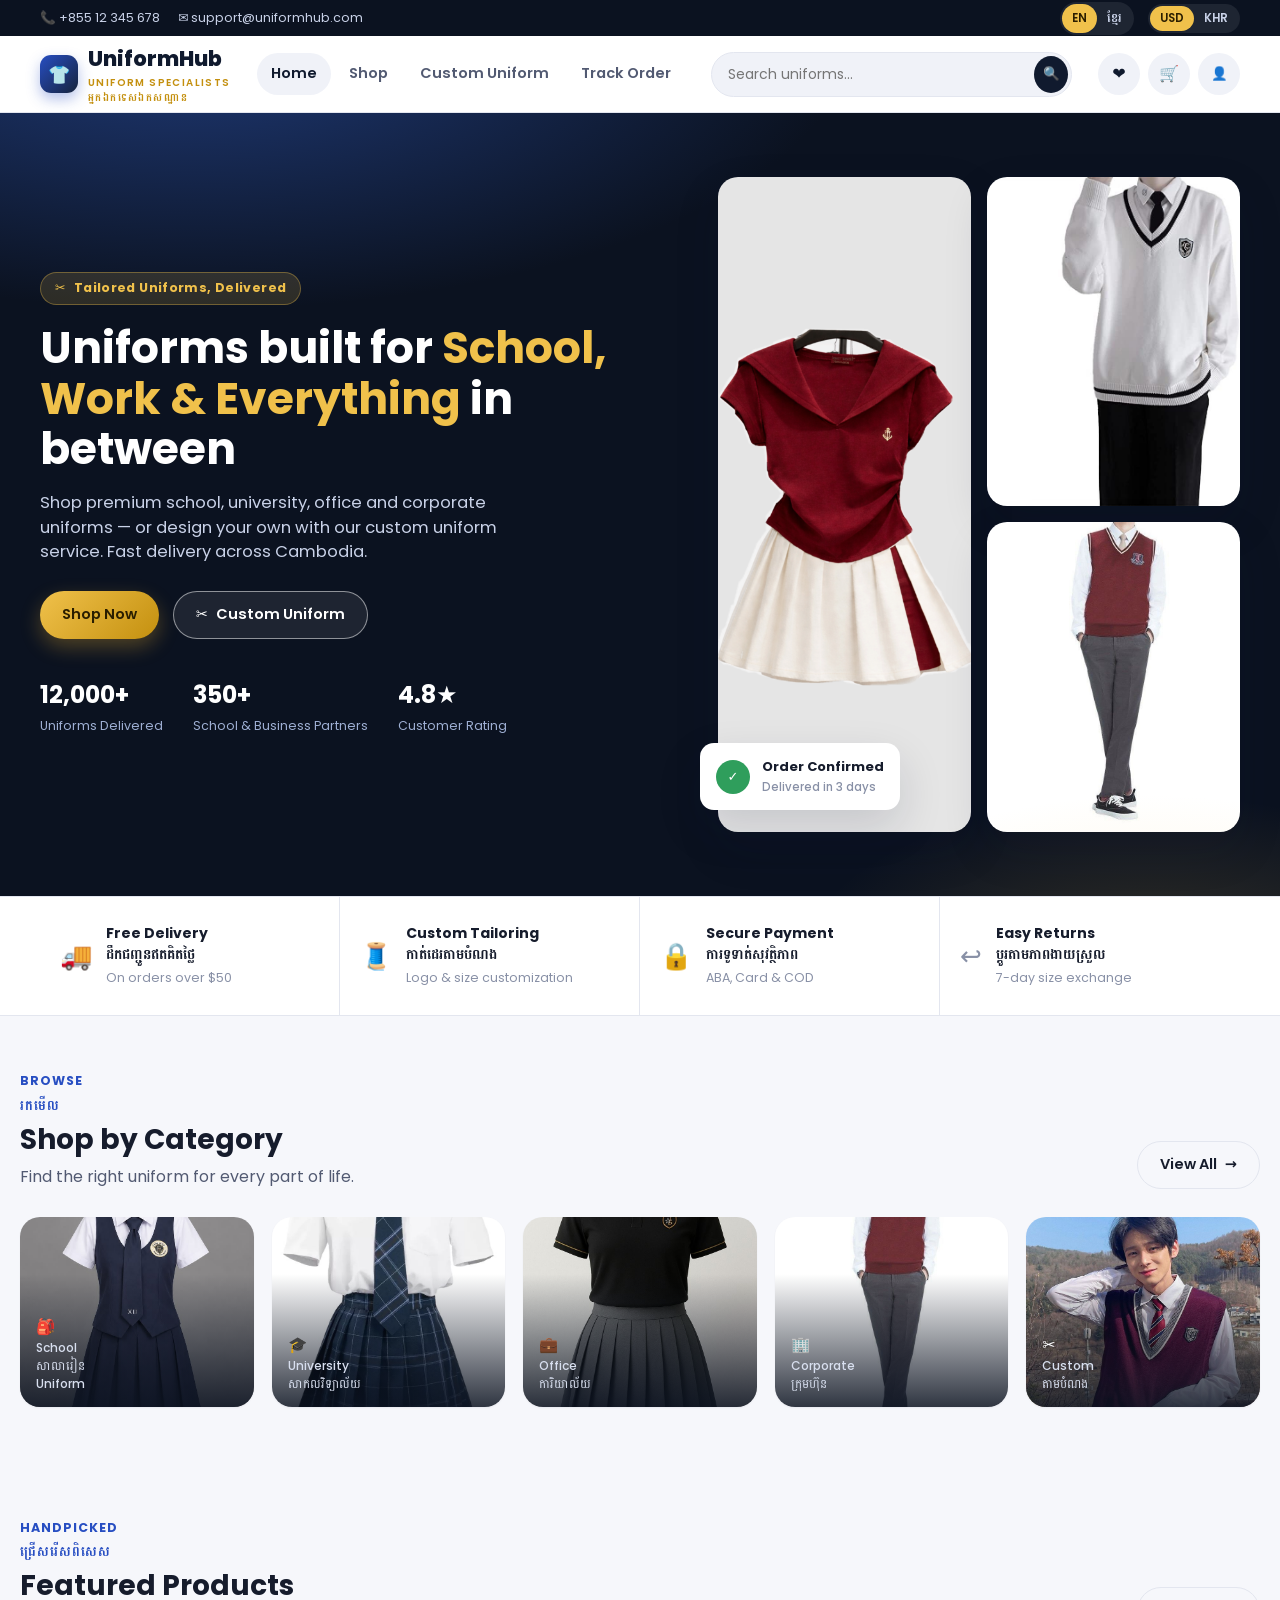
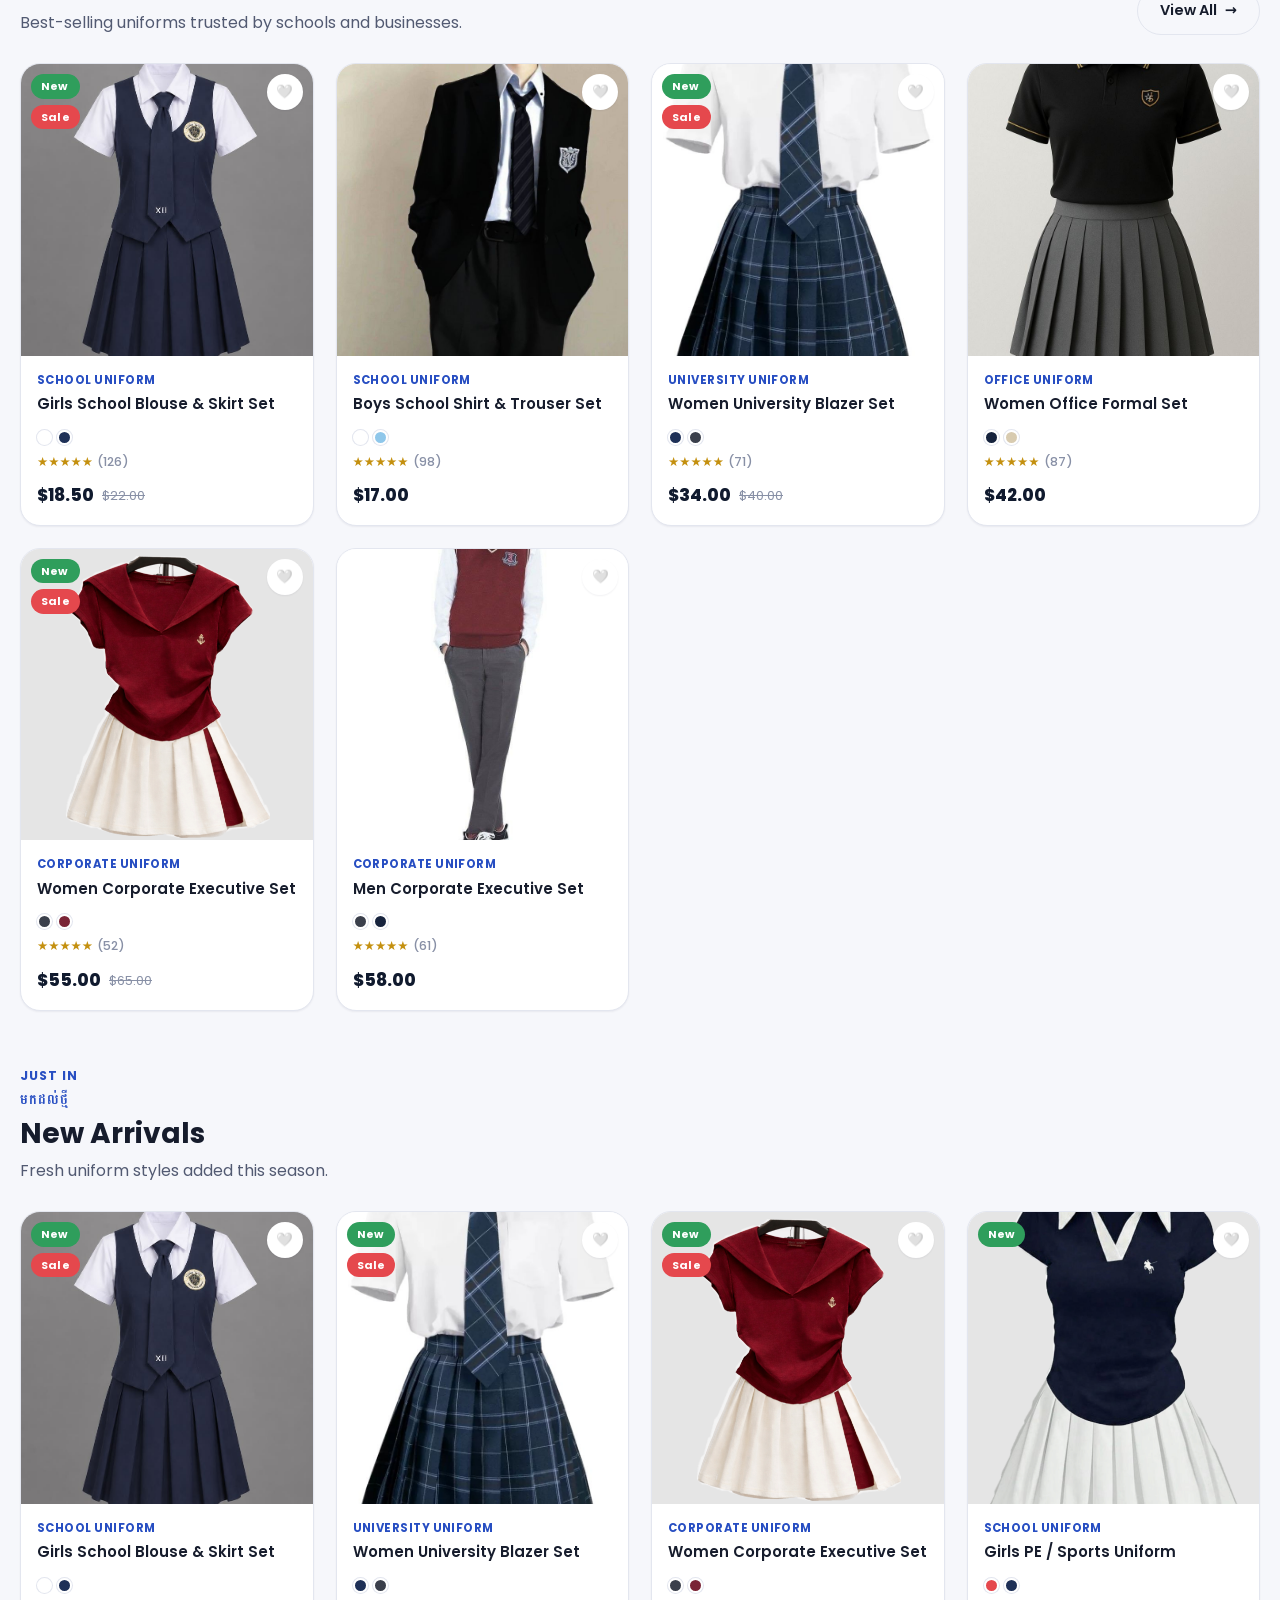
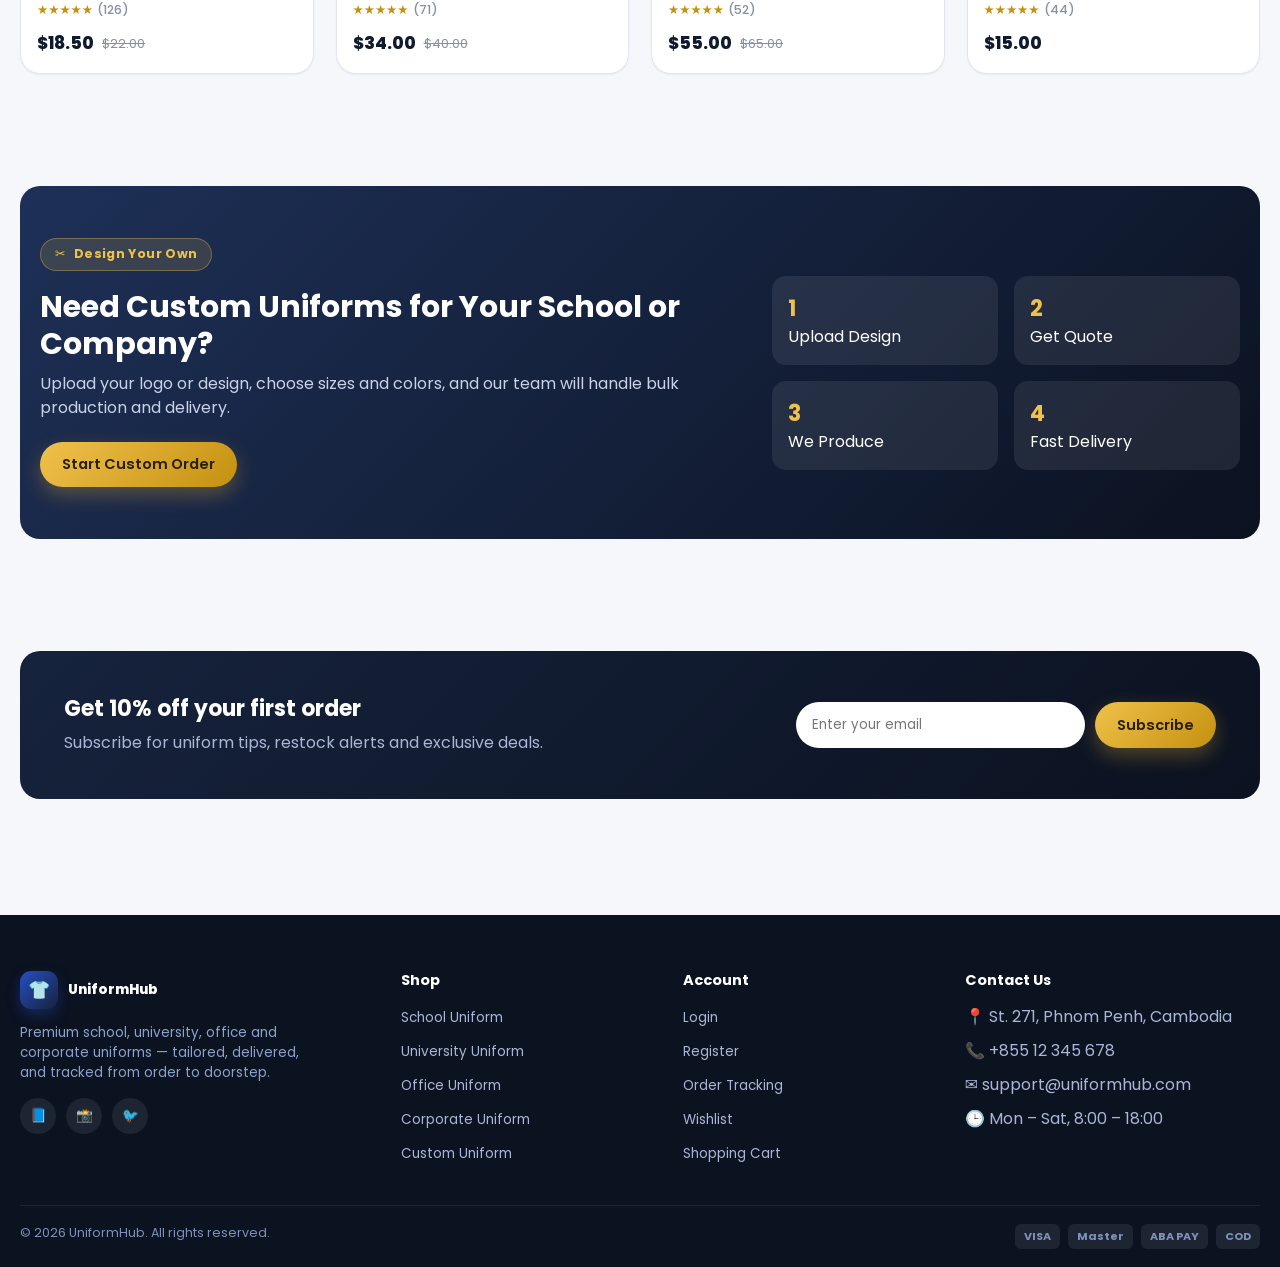
<file: index.html>
<!DOCTYPE html>
<html lang="en" data-lang="en">
<head>
<meta charset="UTF-8">
<meta name="viewport" content="width=device-width, initial-scale=1.0">
<title>UniformHub — Modern Uniform E-Commerce</title>
<link rel="preconnect" href="https://fonts.googleapis.com">
<link href="https://fonts.googleapis.com/css2?family=Poppins:wght@400;500;600;700;800&family=Battambang:wght@400;700&display=swap" rel="stylesheet">
<link rel="stylesheet" href="css/style.css">
</head>
<body data-page="home">

  <div class="topbar">
    <div class="container">
      <div class="topbar-left">
        <span>📞 +855 12 345 678</span>
        <span>✉️ support@uniformhub.com</span>
      </div>
      <div class="topbar-right">
        <div class="switcher">
          <button class="lang-btn" data-lang="en">EN</button>
          <button class="lang-btn" data-lang="km">ខ្មែរ</button>
        </div>
        <div class="switcher">
          <button class="cur-btn" data-cur="USD">USD</button>
          <button class="cur-btn" data-cur="KHR">KHR</button>
        </div>
      </div>
    </div>
  </div>

  <header class="site-header">
    <div class="container">
      <button class="menu-toggle" id="menuToggle" aria-label="Menu">☰</button>
      <a href="index.html" class="brand">
        <span class="logo-mark">👕</span>
        <span>UniformHub<span class="sub" lang-en>Uniform Specialists</span><span class="sub" lang-km>អ្នកឯកទេសឯកសណ្ឋាន</span></span>
      </a>
      <nav class="main-nav" id="mainNav">
        <a href="index.html" data-nav="home"><span lang-en>Home</span><span lang-km>ទំព័រដើម</span></a>
        <a href="products.html" data-nav="products"><span lang-en>Shop</span><span lang-km>ទំនិញ</span></a>
        <a href="custom-order.html" data-nav="custom"><span lang-en>Custom Uniform</span><span lang-km>តាមបំណង</span></a>
        <a href="orders.html" data-nav="orders"><span lang-en>Track Order</span><span lang-km>តាមដានការបញ្ជាទិញ</span></a>
      </nav>
      <form class="header-search" id="headerSearch">
        <input type="text" id="headerSearchInput" placeholder="Search uniforms...">
        <button type="submit">🔍</button>
      </form>
      <div class="header-actions">
        <button type="button" class="icon-btn search-toggle-btn" id="searchToggle">🔍</button>
        <a href="wishlist.html" class="icon-btn">❤️<span class="badge-count js-wish-count" style="display:none">0</span></a>
        <a href="cart.html" class="icon-btn">🛒<span class="badge-count js-cart-count" style="display:none">0</span></a>
        <div class="user-menu">
          <button type="button" class="icon-btn">👤</button>
          <div class="user-drop" id="userMenuBox"></div>
        </div>
      </div>
    </div>
  </header>

  <section class="hero">
    <div class="container">
      <div class="hero-copy">
        <span class="hero-eyebrow">✂️ <span lang-en>Tailored Uniforms, Delivered</span><span lang-km>ឯកសណ្ឋានកាត់ដេរតាមបំណង ដឹកជញ្ជូនដល់ដៃ</span></span>
        <h1 lang-en>Uniforms built for <em>School, Work & Everything</em> in between</h1>
        <h1 lang-km>ឯកសណ្ឋានសម្រាប់ <em>សាលារៀន ការងារ និងគ្រប់តម្រូវការ</em></h1>
        <p class="lead" lang-en>Shop premium school, university, office and corporate uniforms — or design your own with our custom uniform service. Fast delivery across Cambodia.</p>
        <p class="lead" lang-km>ជ្រើសរើសទិញឯកសណ្ឋានគុណភាពខ្ពស់សម្រាប់សាលារៀន សាកលវិទ្យាល័យ ការិយាល័យ និងក្រុមហ៊ុន ឬរចនាឯកសណ្ឋានផ្ទាល់ខ្លួនរបស់អ្នក។ ដឹកជញ្ជូនរហ័សទូទាំងកម្ពុជា។</p>
        <div class="hero-cta">
          <a href="products.html" class="btn btn-gold"><span lang-en>Shop Now</span><span lang-km>ទិញឥឡូវនេះ</span></a>
          <a href="custom-order.html" class="btn btn-outline-light">✂️ <span lang-en>Custom Uniform</span><span lang-km>ឯកសណ្ឋានតាមបំណង</span></a>
        </div>
        <div class="hero-stats">
          <div><b>12,000+</b><span lang-en>Uniforms Delivered</span><span lang-km>ឈុតដឹកជញ្ជូនរួច</span></div>
          <div><b>350+</b><span lang-en>School &amp; Business Partners</span><span lang-km>សាលា/ក្រុមហ៊ុនដៃគូ</span></div>
          <div><b>4.8★</b><span lang-en>Customer Rating</span><span lang-km>ការវាយតម្លៃអតិថិជន</span></div>
        </div>
      </div>
      <div class="hero-visual">
        <img class="tall" src="images/uniformgirl/4.png" alt="Uniform">
        <img src="images/uniofrmboy/2.jpg" alt="Uniform">
        <img src="images/uniofrmboy/4.jpg" alt="Uniform">
        <div class="card-float"><span class="dot">✓</span> <span><span lang-en>Order Confirmed</span><span lang-km>បញ្ជាក់ការបញ្ជាទិញ</span><br><span style="font-weight:500;color:var(--text-mute);font-size:11.5px;" lang-en>Delivered in 3 days</span><span style="font-weight:500;color:var(--text-mute);font-size:11.5px;" lang-km>ដឹកជញ្ជូនក្នុង ៣ថ្ងៃ</span></span></div>
      </div>
    </div>
  </section>

  <section class="value-band">
    <div class="container value-grid">
      <div class="value-item"><span class="ic">🚚</span><div><b lang-en>Free Delivery</b><b lang-km>ដឹកជញ្ជូនឥតគិតថ្លៃ</b><span lang-en>On orders over $50</span><span lang-km>លើការបញ្ជាទិញលើស $50</span></div></div>
      <div class="value-item"><span class="ic">🧵</span><div><b lang-en>Custom Tailoring</b><b lang-km>កាត់ដេរតាមបំណង</b><span lang-en>Logo & size customization</span><span lang-km>ដាក់ស្លាក និងទំហំតាមបំណង</span></div></div>
      <div class="value-item"><span class="ic">🔒</span><div><b lang-en>Secure Payment</b><b lang-km>ការទូទាត់សុវត្ថិភាព</b><span lang-en>ABA, Card & COD</span><span lang-km>ABA កាត និងសាច់ប្រាក់</span></div></div>
      <div class="value-item"><span class="ic">↩️</span><div><b lang-en>Easy Returns</b><b lang-km>ប្តូរតាមភាពងាយស្រួល</b><span lang-en>7-day size exchange</span><span lang-km>ប្តូរទំហំក្នុង ៧ថ្ងៃ</span></div></div>
    </div>
  </section>

  <section class="section container">
    <div class="section-head">
      <div><span class="eyebrow" lang-en>Browse</span><span class="eyebrow" lang-km>រកមើល</span><h2 lang-en>Shop by Category</h2><h2 lang-km>ជ្រើសរើសតាមប្រភេទ</h2><p lang-en>Find the right uniform for every part of life.</p><p lang-km>ស្វែងរកឯកសណ្ឋានសមស្របសម្រាប់រាល់ការប្រើប្រាស់។</p></div>
      <a href="products.html" class="btn btn-outline"><span lang-en>View All</span><span lang-km>មើលទាំងអស់</span> →</a>
    </div>
    <div class="cat-grid">
      <a class="cat-card" href="products.html?cat=school"><img src="images/uniformgirl/1.jpg" alt="School Uniform"><span class="label">🎒 <span lang-en>School</span><span lang-km>សាលារៀន</span><span lang-en>Uniform</span><span lang-km></span></span></a>
      <a class="cat-card" href="products.html?cat=university"><img src="images/uniformgirl/2.jpg" alt="University Uniform"><span class="label">🎓 <span lang-en>University</span><span lang-km>សាកលវិទ្យាល័យ</span></span></a>
      <a class="cat-card" href="products.html?cat=office"><img src="images/uniformgirl/3.jpg" alt="Office Uniform"><span class="label">💼 <span lang-en>Office</span><span lang-km>ការិយាល័យ</span></span></a>
      <a class="cat-card" href="products.html?cat=corporate"><img src="images/uniofrmboy/4.jpg" alt="Corporate Uniform"><span class="label">🏢 <span lang-en>Corporate</span><span lang-km>ក្រុមហ៊ុន</span></span></a>
      <a class="cat-card" href="custom-order.html"><img src="images/uniofrmboy/5.jpg" alt="Custom Uniform"><span class="label">✂️ <span lang-en>Custom</span><span lang-km>តាមបំណង</span></span></a>
    </div>
  </section>

  <section class="section container">
    <div class="section-head">
      <div><span class="eyebrow" lang-en>Handpicked</span><span class="eyebrow" lang-km>ជ្រើសរើសពិសេស</span><h2 lang-en>Featured Products</h2><h2 lang-km>ទំនិញពិសេស</h2><p lang-en>Best-selling uniforms trusted by schools and businesses.</p><p lang-km>ឈុតឯកសណ្ឋានលក់ដាច់ដែលទុកចិត្តដោយសាលា និងអាជីវកម្ម។</p></div>
      <a href="products.html" class="btn btn-outline"><span lang-en>View All</span><span lang-km>មើលទាំងអស់</span> →</a>
    </div>
    <div class="product-grid" id="featuredGrid"></div>
  </section>

  <section class="section container" style="padding-top:0;">
    <div class="section-head">
      <div><span class="eyebrow" lang-en>Just In</span><span class="eyebrow" lang-km>មកដល់ថ្មី</span><h2 lang-en>New Arrivals</h2><h2 lang-km>ទំនិញមកដល់ថ្មី</h2><p lang-en>Fresh uniform styles added this season.</p><p lang-km>ម៉ូតឯកសណ្ឋានថ្មីបន្ថែមរដូវនេះ។</p></div>
    </div>
    <div class="product-grid" id="newArrivalsGrid"></div>
  </section>

  <section class="section container">
    <div class="custom-hero" style="border-radius:var(--radius-lg);">
      <div class="container" style="display:grid;grid-template-columns:1.2fr .8fr;gap:30px;align-items:center;">
        <div>
          <span class="hero-eyebrow">✂️ <span lang-en>Design Your Own</span><span lang-km>រចនាឈុតផ្ទាល់ខ្លួន</span></span>
          <h2 style="font-size:30px;" lang-en>Need Custom Uniforms for Your School or Company?</h2>
          <h2 style="font-size:30px;" lang-km>ត្រូវការឯកសណ្ឋានតាមបំណងសម្រាប់សាលា ឬក្រុមហ៊ុនរបស់អ្នក?</h2>
          <p style="color:#c9d2e8;" lang-en>Upload your logo or design, choose sizes and colors, and our team will handle bulk production and delivery.</p>
          <p style="color:#c9d2e8;" lang-km>ផ្ទុកឡើងស្លាកសញ្ញា ឬការរចនារបស់អ្នក ជ្រើសរើសទំហំ និងពណ៌ ហើយក្រុមរបស់យើងនឹងផលិត និងដឹកជញ្ជូនជូន។</p>
          <a href="custom-order.html" class="btn btn-gold" style="margin-top:10px;"><span lang-en>Start Custom Order</span><span lang-km>ចាប់ផ្តើមបញ្ជាទិញតាមបំណង</span></a>
        </div>
        <div class="step-mini">
          <div><b>1</b><span lang-en>Upload Design</span><span lang-km>ផ្ទុកឡើងការរចនា</span></div>
          <div><b>2</b><span lang-en>Get Quote</span><span lang-km>ទទួលបានតម្លៃ</span></div>
          <div><b>3</b><span lang-en>We Produce</span><span lang-km>យើងផលិត</span></div>
          <div><b>4</b><span lang-en>Fast Delivery</span><span lang-km>ដឹកជញ្ជូនរហ័ស</span></div>
        </div>
      </div>
    </div>
  </section>

  <section class="section container">
    <div class="newsletter">
      <div>
        <h2 style="color:#fff;font-size:22px;" lang-en>Get 10% off your first order</h2>
        <h2 style="color:#fff;font-size:22px;" lang-km>ទទួលបានការបញ្ចុះតម្លៃ ១០% លើការបញ្ជាទិញដំបូង</h2>
        <p style="color:#aab6d6;margin:0;" lang-en>Subscribe for uniform tips, restock alerts and exclusive deals.</p>
        <p style="color:#aab6d6;margin:0;" lang-km>ចុះឈ្មោះដើម្បីទទួលព័ត៌មានផលិតផលថ្មី និងការបញ្ចុះតម្លៃពិសេស។</p>
      </div>
      <form id="newsletterForm">
        <input type="email" required placeholder="Enter your email">
        <button type="submit" class="btn btn-gold"><span lang-en>Subscribe</span><span lang-km>ចុះឈ្មោះ</span></button>
      </form>
    </div>
  </section>

  <footer class="site-footer">
    <div class="container footer-grid">
      <div class="footer-brand">
        <a href="index.html" class="brand" style="color:#fff;margin-bottom:14px;display:flex;">
          <span class="logo-mark">👕</span><span style="color:#fff;">UniformHub</span>
        </a>
        <p><span lang-en>Premium school, university, office and corporate uniforms — tailored, delivered, and tracked from order to doorstep.</span><span lang-km>ឯកសណ្ឋានគុណភាពខ្ពស់សម្រាប់សាលារៀន សាកលវិទ្យាល័យ ការិយាល័យ និងក្រុមហ៊ុន — កាត់ដេរតាមបំណង ដឹកជញ្ជូន និងតាមដានពីការបញ្ជាទិញរហូតដល់ដៃ។</span></p>
        <div class="social-row"><a href="#">📘</a><a href="#">📸</a><a href="#">🐦</a></div>
      </div>
      <div>
        <h4><span lang-en>Shop</span><span lang-km>ទំនិញ</span></h4>
        <ul>
          <li><a href="products.html?cat=school"><span lang-en>School Uniform</span><span lang-km>ឯកសណ្ឋានសាលារៀន</span></a></li>
          <li><a href="products.html?cat=university"><span lang-en>University Uniform</span><span lang-km>ឯកសណ្ឋានសាកលវិទ្យាល័យ</span></a></li>
          <li><a href="products.html?cat=office"><span lang-en>Office Uniform</span><span lang-km>ឯកសណ្ឋានការិយាល័យ</span></a></li>
          <li><a href="products.html?cat=corporate"><span lang-en>Corporate Uniform</span><span lang-km>ឯកសណ្ឋានក្រុមហ៊ុន</span></a></li>
          <li><a href="custom-order.html"><span lang-en>Custom Uniform</span><span lang-km>ឯកសណ្ឋានតាមបំណង</span></a></li>
        </ul>
      </div>
      <div>
        <h4><span lang-en>Account</span><span lang-km>គណនី</span></h4>
        <ul>
          <li><a href="login.html"><span lang-en>Login</span><span lang-km>ចូលគណនី</span></a></li>
          <li><a href="register.html"><span lang-en>Register</span><span lang-km>ចុះឈ្មោះ</span></a></li>
          <li><a href="orders.html"><span lang-en>Order Tracking</span><span lang-km>តាមដានការបញ្ជាទិញ</span></a></li>
          <li><a href="wishlist.html"><span lang-en>Wishlist</span><span lang-km>បញ្ជីចង់បាន</span></a></li>
          <li><a href="cart.html"><span lang-en>Shopping Cart</span><span lang-km>រទេះទំនិញ</span></a></li>
        </ul>
      </div>
      <div>
        <h4><span lang-en>Contact Us</span><span lang-km>ទាក់ទងមកយើង</span></h4>
        <ul>
          <li>📍 <span lang-en>St. 271, Phnom Penh, Cambodia</span><span lang-km>ផ្លូវ ២៧១ ភ្នំពេញ កម្ពុជា</span></li>
          <li>📞 +855 12 345 678</li>
          <li>✉️ support@uniformhub.com</li>
          <li>🕒 <span lang-en>Mon – Sat, 8:00 – 18:00</span><span lang-km>ច័ន្ទ–សៅរ៍ ៨:០០–១៨:០០</span></li>
        </ul>
      </div>
    </div>
    <div class="container footer-bottom">
      <span>© 2026 UniformHub. <span lang-en>All rights reserved.</span><span lang-km>រក្សាសិទ្ធិគ្រប់យ៉ាង។</span></span>
      <div class="pay-icons"><span>VISA</span><span>Master</span><span>ABA PAY</span><span>COD</span></div>
    </div>
  </footer>

  <div id="toast-stack"></div>

  <script src="js/data.js"></script>
  <script src="js/i18n.js"></script>
  <script src="js/auth.js"></script>
  <script src="js/cart.js"></script>
  <script src="js/wishlist.js"></script>
  <script src="js/product-render.js"></script>
  <script src="js/main.js"></script>
  <script>
    function renderHome() {
      const products = Store.getProducts();
      renderProductGrid(document.getElementById('featuredGrid'), products.filter(p => p.isFeatured).slice(0, 8));
      renderProductGrid(document.getElementById('newArrivalsGrid'), products.filter(p => p.isNew).slice(0, 4));
    }
    document.addEventListener('DOMContentLoaded', renderHome);
    document.addEventListener('uh:langchange', renderHome);
    document.addEventListener('uh:currencychange', renderHome);
    document.addEventListener('uh:wishchange', renderHome);

    document.getElementById('newsletterForm').addEventListener('submit', e => {
      e.preventDefault();
      toast(t('Subscribed! Check your inbox for your discount code.', 'បានចុះឈ្មោះ! សូមពិនិត្យអ៊ីមែលរបស់អ្នកសម្រាប់កូដបញ្ចុះតម្លៃ។'), 'success');
      e.target.reset();
    });
  </script>
</body>
</html>
</file>
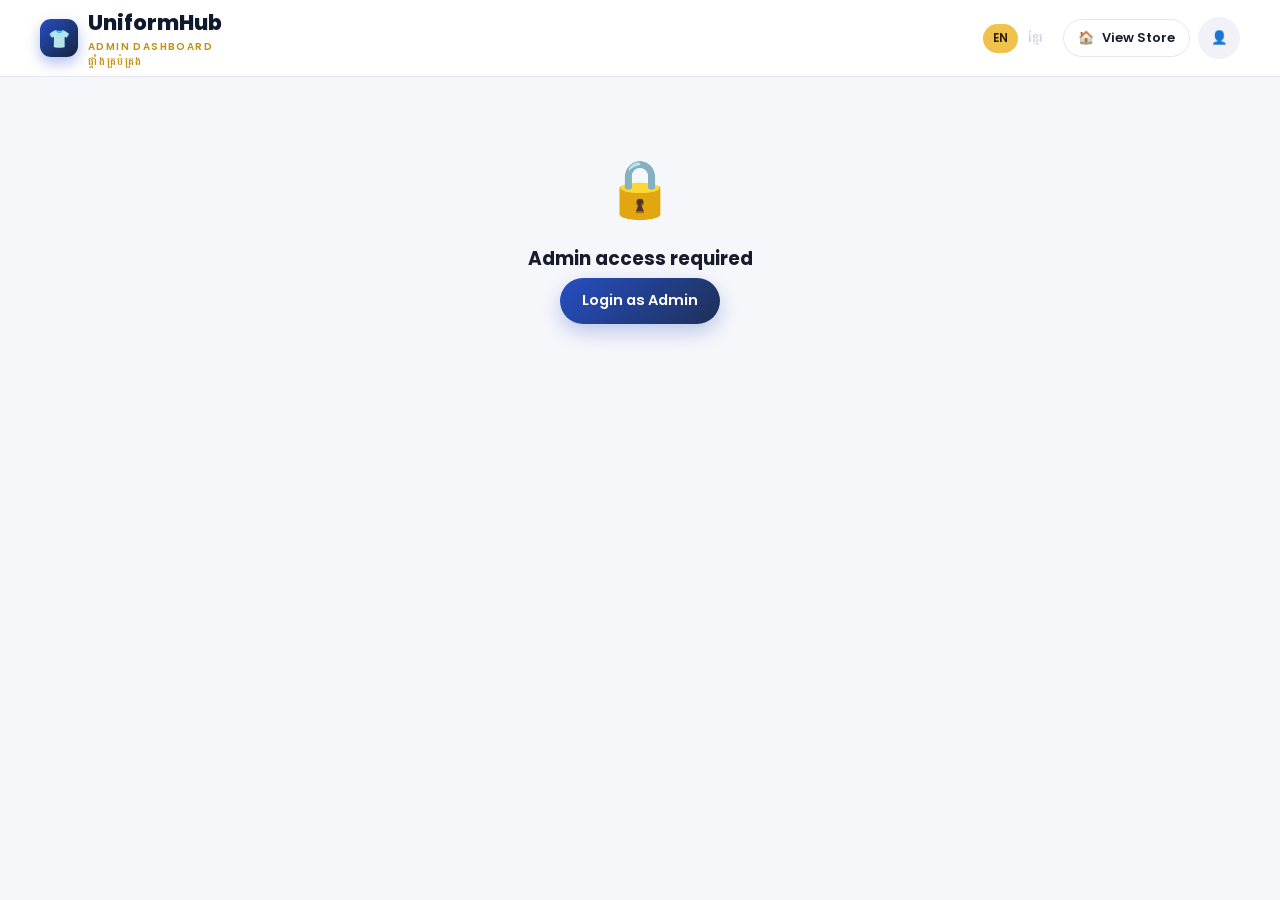
<file: admin.html>
<!DOCTYPE html>
<html lang="en" data-lang="en">
<head>
<meta charset="UTF-8">
<meta name="viewport" content="width=device-width, initial-scale=1.0">
<title>Admin Dashboard — UniformHub</title>
<link rel="preconnect" href="https://fonts.googleapis.com">
<link href="https://fonts.googleapis.com/css2?family=Poppins:wght@400;500;600;700;800&family=Battambang:wght@400;700&display=swap" rel="stylesheet">
<link rel="stylesheet" href="css/style.css">
</head>
<body data-page="admin">

  <header class="site-header">
    <div class="container">
      <a href="index.html" class="brand"><span class="logo-mark">👕</span><span>UniformHub<span class="sub" lang-en>Admin Dashboard</span><span class="sub" lang-km>ផ្ទាំងគ្រប់គ្រង</span></span></a>
      <div style="flex:1;"></div>
      <div class="header-actions">
        <div class="switcher"><button class="lang-btn" data-lang="en">EN</button><button class="lang-btn" data-lang="km">ខ្មែរ</button></div>
        <a href="index.html" class="btn btn-outline btn-sm">🏠 <span lang-en>View Store</span><span lang-km>មើលហាង</span></a>
        <div class="user-menu"><button type="button" class="icon-btn">👤</button><div class="user-drop" id="userMenuBox"></div></div>
      </div>
    </div>
  </header>

  <div id="adminGuard" class="empty-state" style="display:none;">
    <div class="ic">🔒</div>
    <h3 lang-en>Admin access required</h3><h3 lang-km>ត្រូវការសិទ្ធិជាអ្នកគ្រប់គ្រង</h3>
    <a href="login.html?next=admin.html" class="btn btn-primary"><span lang-en>Login as Admin</span><span lang-km>ចូលគណនីជាអ្នកគ្រប់គ្រង</span></a>
  </div>

  <div class="admin-shell" id="adminShell" style="display:none;">
    <aside class="admin-side">
      <h4 lang-en>Overview</h4><h4 lang-km>ទិដ្ឋភាពទូទៅ</h4>
      <a href="#" class="admin-nav-link active" data-section="dashboard">📊 <span lang-en>Dashboard</span><span lang-km>ផ្ទាំងគ្រប់គ្រង</span></a>
      <h4 lang-en>Catalog</h4><h4 lang-km>កាតាឡុក</h4>
      <a href="#" class="admin-nav-link" data-section="products">👕 <span lang-en>Products</span><span lang-km>ទំនិញ</span></a>
      <a href="#" class="admin-nav-link" data-section="categories">🗂 <span lang-en>Categories</span><span lang-km>ប្រភេទ</span></a>
      <a href="#" class="admin-nav-link" data-section="stock">📦 <span lang-en>Stock</span><span lang-km>ស្តុក</span></a>
      <h4 lang-en>Sales</h4><h4 lang-km>ការលក់</h4>
      <a href="#" class="admin-nav-link" data-section="orders">🧾 <span lang-en>Orders</span><span lang-km>ការបញ្ជាទិញ</span></a>
      <a href="#" class="admin-nav-link" data-section="custom">✂️ <span lang-en>Custom Orders</span><span lang-km>ការបញ្ជាទិញតាមបំណង</span></a>
      <a href="#" class="admin-nav-link" data-section="customers">👥 <span lang-en>Customers</span><span lang-km>អតិថិជន</span></a>
    </aside>

    <main class="admin-main">
      <!-- DASHBOARD -->
      <section class="admin-section active" id="sec-dashboard">
        <div class="admin-topbar"><h2 lang-en>Dashboard Overview</h2><h2 lang-km>ទិដ្ឋភាពទូទៅផ្ទាំងគ្រប់គ្រង</h2></div>
        <div class="stat-grid">
          <div class="stat-card"><span class="ic" style="background:#e2eafe;">💰</span><div><b id="dashRevenue">$0</b><span lang-en>Total Revenue</span><span lang-km>ចំណូលសរុប</span></div></div>
          <div class="stat-card"><span class="ic" style="background:#eee0fd;">🧾</span><div><b id="dashOrders">0</b><span lang-en>Total Orders</span><span lang-km>ការបញ្ជាទិញសរុប</span></div></div>
          <div class="stat-card"><span class="ic" style="background:#e0f6e6;">👕</span><div><b id="dashProducts">0</b><span lang-en>Products</span><span lang-km>ទំនិញ</span></div></div>
          <div class="stat-card"><span class="ic" style="background:#fdecd1;">👥</span><div><b id="dashCustomers">0</b><span lang-en>Customers</span><span lang-km>អតិថិជន</span></div></div>
        </div>
        <div class="panel">
          <div class="panel-head"><h3 lang-en>Recent Orders</h3><h3 lang-km>ការបញ្ជាទិញថ្មីៗ</h3></div>
          <div class="table-wrap"><table class="data-table">
            <thead><tr>
              <th>Order ID</th><th>Customer</th><th>Date</th><th>Total</th><th>Status</th>
            </tr></thead>
            <tbody id="dashRecentOrders"></tbody>
          </table></div>
        </div>
        <div class="panel" id="lowStockPanel">
          <div class="panel-head"><h3 lang-en>Low Stock Alerts</h3><h3 lang-km>ការជូនដំណឹងស្តុកទាប</h3></div>
          <div class="table-wrap"><table class="data-table">
            <thead><tr><th>Product</th><th>Category</th><th>Stock Left</th><th></th></tr></thead>
            <tbody id="dashLowStock"></tbody>
          </table></div>
        </div>
      </section>

      <!-- PRODUCTS -->
      <section class="admin-section" id="sec-products">
        <div class="admin-topbar">
          <h2 lang-en>Products</h2><h2 lang-km>ទំនិញ</h2>
          <div style="display:flex;gap:10px;">
            <input type="text" id="prodSearch" placeholder="Search products..." style="padding:10px 14px;border-radius:8px;border:1.5px solid var(--border);">
            <button class="btn btn-primary" id="addProductBtn">+ <span lang-en>Add Product</span><span lang-km>បន្ថែមទំនិញ</span></button>
          </div>
        </div>
        <div class="table-wrap"><table class="data-table">
          <thead><tr>
            <th></th><th>Name</th><th>Category</th><th>Price</th><th>Stock</th><th>Status</th><th>Actions</th>
          </tr></thead>
          <tbody id="productsTableBody"></tbody>
        </table></div>
      </section>

      <!-- CATEGORIES -->
      <section class="admin-section" id="sec-categories">
        <div class="admin-topbar">
          <h2 lang-en>Categories</h2><h2 lang-km>ប្រភេទ</h2>
          <button class="btn btn-primary" id="addCategoryBtn">+ <span lang-en>Add Category</span><span lang-km>បន្ថែមប្រភេទ</span></button>
        </div>
        <div class="table-wrap"><table class="data-table">
          <thead><tr><th>Icon</th><th>Name (EN)</th><th>Name (KM)</th><th>Products</th><th>Actions</th></tr></thead>
          <tbody id="categoriesTableBody"></tbody>
        </table></div>
      </section>

      <!-- STOCK -->
      <section class="admin-section" id="sec-stock">
        <div class="admin-topbar"><h2 lang-en>Stock Management</h2><h2 lang-km>ការគ្រប់គ្រងស្តុក</h2></div>
        <div class="table-wrap"><table class="data-table">
          <thead><tr><th></th><th>Product</th><th>Category</th><th>Current Stock</th><th>Update Stock</th></tr></thead>
          <tbody id="stockTableBody"></tbody>
        </table></div>
      </section>

      <!-- ORDERS -->
      <section class="admin-section" id="sec-orders">
        <div class="admin-topbar">
          <h2 lang-en>Orders</h2><h2 lang-km>ការបញ្ជាទិញ</h2>
          <select id="orderStatusFilter">
            <option value="all">All Statuses</option>
            <option value="pending">Pending</option>
            <option value="confirmed">Confirmed</option>
            <option value="processing">Processing</option>
            <option value="shipped">Shipped</option>
            <option value="delivered">Delivered</option>
            <option value="cancelled">Cancelled</option>
          </select>
        </div>
        <div class="table-wrap"><table class="data-table">
          <thead><tr>
            <th>Order ID</th><th>Customer</th><th>Date</th><th>Items</th><th>Total</th><th>Status</th><th>Actions</th>
          </tr></thead>
          <tbody id="ordersTableBody"></tbody>
        </table></div>
      </section>

      <!-- CUSTOM ORDERS -->
      <section class="admin-section" id="sec-custom">
        <div class="admin-topbar"><h2 lang-en>Custom Uniform Requests</h2><h2 lang-km>សំណើឯកសណ្ឋានតាមបំណង</h2></div>
        <div class="table-wrap"><table class="data-table">
          <thead><tr>
            <th>Ref ID</th><th>Organization</th><th>Category</th><th>Qty</th><th>Contact</th><th>Status</th><th>Actions</th>
          </tr></thead>
          <tbody id="customTableBody"></tbody>
        </table></div>
      </section>

      <!-- CUSTOMERS -->
      <section class="admin-section" id="sec-customers">
        <div class="admin-topbar"><h2 lang-en>Customers</h2><h2 lang-km>អតិថិជន</h2></div>
        <div class="table-wrap"><table class="data-table">
          <thead><tr>
            <th>Name</th><th>Email</th><th>Phone</th><th>Orders</th><th>Total Spent</th><th>Actions</th>
          </tr></thead>
          <tbody id="customersTableBody"></tbody>
        </table></div>
      </section>
    </main>
  </div>

  <div class="modal-overlay" id="modalOverlay">
    <div class="modal-box" id="modalBox"></div>
  </div>

  <div id="toast-stack"></div>

  <script src="js/data.js"></script>
  <script src="js/i18n.js"></script>
  <script src="js/auth.js"></script>
  <script src="js/cart.js"></script>
  <script src="js/wishlist.js"></script>
  <script src="js/order-render.js"></script>
  <script src="js/main.js"></script>
  <script src="js/admin-page.js"></script>
</body>
</html>
</file>
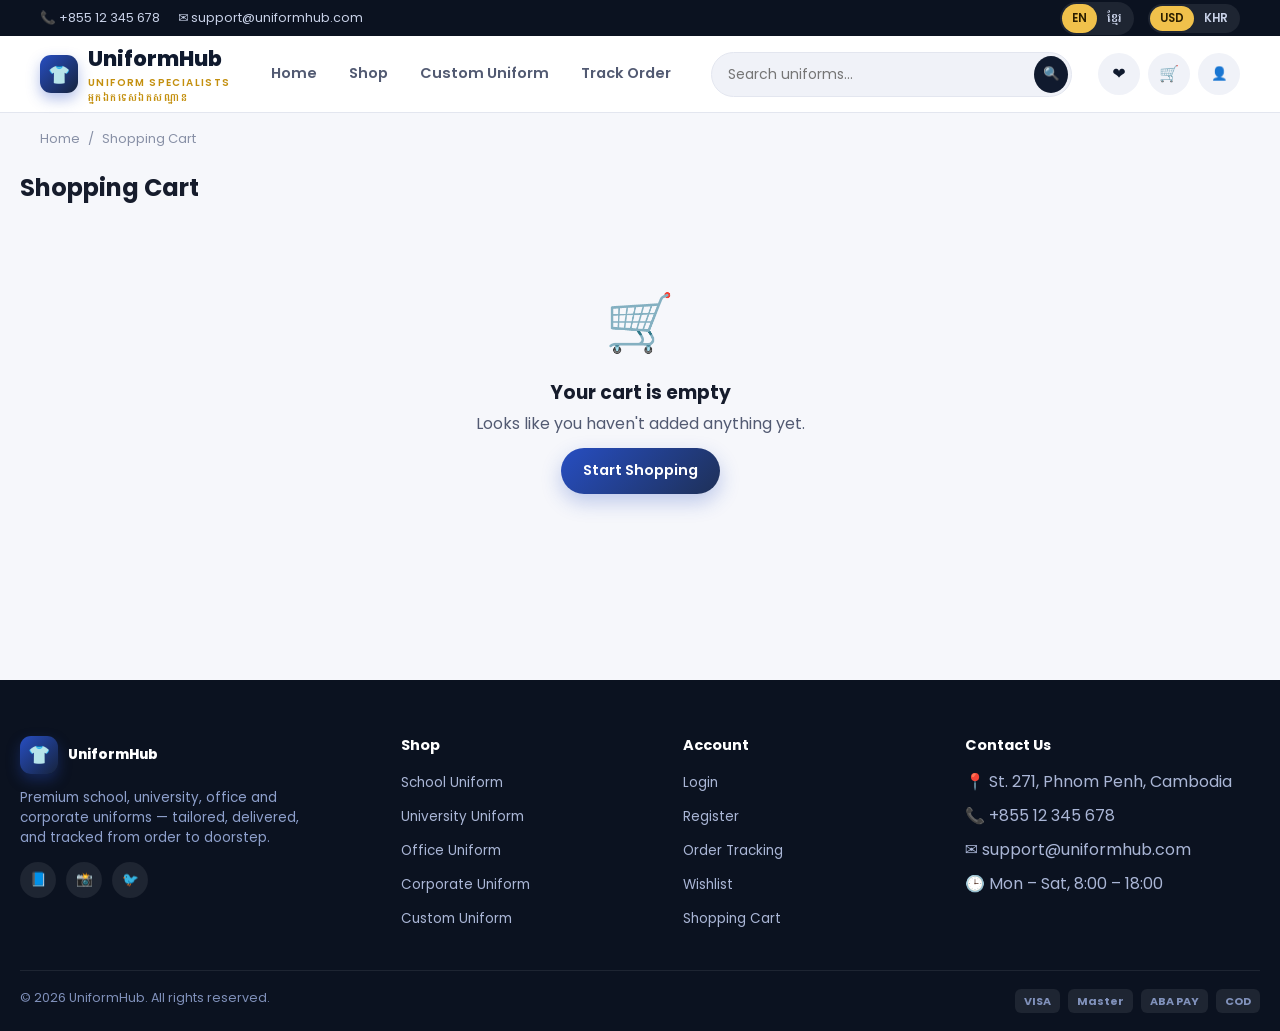
<file: cart.html>
<!DOCTYPE html>
<html lang="en" data-lang="en">
<head>
<meta charset="UTF-8">
<meta name="viewport" content="width=device-width, initial-scale=1.0">
<title>Shopping Cart — UniformHub</title>
<link rel="preconnect" href="https://fonts.googleapis.com">
<link href="https://fonts.googleapis.com/css2?family=Poppins:wght@400;500;600;700;800&family=Battambang:wght@400;700&display=swap" rel="stylesheet">
<link rel="stylesheet" href="css/style.css">
</head>
<body data-page="cart">

  <div class="topbar">
    <div class="container">
      <div class="topbar-left"><span>📞 +855 12 345 678</span><span>✉️ support@uniformhub.com</span></div>
      <div class="topbar-right">
        <div class="switcher"><button class="lang-btn" data-lang="en">EN</button><button class="lang-btn" data-lang="km">ខ្មែរ</button></div>
        <div class="switcher"><button class="cur-btn" data-cur="USD">USD</button><button class="cur-btn" data-cur="KHR">KHR</button></div>
      </div>
    </div>
  </div>

  <header class="site-header">
    <div class="container">
      <button class="menu-toggle" id="menuToggle" aria-label="Menu">☰</button>
      <a href="index.html" class="brand"><span class="logo-mark">👕</span><span>UniformHub<span class="sub" lang-en>Uniform Specialists</span><span class="sub" lang-km>អ្នកឯកទេសឯកសណ្ឋាន</span></span></a>
      <nav class="main-nav" id="mainNav">
        <a href="index.html" data-nav="home"><span lang-en>Home</span><span lang-km>ទំព័រដើម</span></a>
        <a href="products.html" data-nav="products"><span lang-en>Shop</span><span lang-km>ទំនិញ</span></a>
        <a href="custom-order.html" data-nav="custom"><span lang-en>Custom Uniform</span><span lang-km>តាមបំណង</span></a>
        <a href="orders.html" data-nav="orders"><span lang-en>Track Order</span><span lang-km>តាមដានការបញ្ជាទិញ</span></a>
      </nav>
      <form class="header-search" id="headerSearch">
        <input type="text" id="headerSearchInput" placeholder="Search uniforms...">
        <button type="submit">🔍</button>
      </form>
      <div class="header-actions">
        <button type="button" class="icon-btn search-toggle-btn" id="searchToggle">🔍</button>
        <a href="wishlist.html" class="icon-btn">❤️<span class="badge-count js-wish-count" style="display:none">0</span></a>
        <a href="cart.html" class="icon-btn">🛒<span class="badge-count js-cart-count" style="display:none">0</span></a>
        <div class="user-menu"><button type="button" class="icon-btn">👤</button><div class="user-drop" id="userMenuBox"></div></div>
      </div>
    </div>
  </header>

  <div class="container">
    <div class="breadcrumb"><a href="index.html"><span lang-en>Home</span><span lang-km>ទំព័រដើម</span></a> / <span lang-en>Shopping Cart</span><span lang-km>រទេះទំនិញ</span></div>
  </div>

  <div class="container section" style="padding-top:8px;">
    <h2><span lang-en>Shopping Cart</span><span lang-km>រទេះទំនិញ</span></h2>

    <div id="cartEmpty" class="empty-state" style="display:none;">
      <div class="ic">🛒</div>
      <h3 lang-en>Your cart is empty</h3><h3 lang-km>រទេះទំនិញរបស់អ្នកទទេ</h3>
      <p lang-en>Looks like you haven't added anything yet.</p><p lang-km>មើលទៅដូចជាអ្នកមិនទាន់បន្ថែមទំនិញនៅឡើយទេ។</p>
      <a href="products.html" class="btn btn-primary"><span lang-en>Start Shopping</span><span lang-km>ចាប់ផ្តើមទិញទំនិញ</span></a>
    </div>

    <div id="cartContent" class="cart-layout">
      <div>
        <div id="cartItems"></div>
        <a href="products.html" class="btn btn-outline" style="margin-top:18px;">← <span lang-en>Continue Shopping</span><span lang-km>បន្តទិញទំនិញ</span></a>
      </div>
      <div class="summary-card">
        <h3 lang-en>Order Summary</h3><h3 lang-km>សេចក្តីសង្ខេបការបញ្ជាទិញ</h3>
        <div class="promo-row">
          <input type="text" id="promoInput" placeholder="Promo code (try WELCOME10)">
          <button class="btn btn-ghost" id="applyPromoBtn"><span lang-en>Apply</span><span lang-km>អនុវត្ត</span></button>
        </div>
        <div class="summary-row"><span lang-en>Subtotal</span><span lang-km>សរុបរង</span><span id="sumSubtotal"></span></div>
        <div class="summary-row" id="sumDiscountRow" style="display:none;color:var(--green-600);"><span lang-en>Discount</span><span lang-km>បញ្ចុះតម្លៃ</span><span id="sumDiscount"></span></div>
        <div class="summary-row"><span lang-en>Shipping</span><span lang-km>ថ្លៃដឹកជញ្ជូន</span><span id="sumShipping"></span></div>
        <div class="summary-row total"><span lang-en>Total</span><span lang-km>សរុប</span><span id="sumTotal"></span></div>
        <button class="btn btn-primary btn-block" id="checkoutBtn" style="margin-top:16px;"><span lang-en>Proceed to Checkout</span><span lang-km>បន្តទៅការទូទាត់</span> →</button>
        <div style="margin-top:14px;font-size:12px;color:var(--text-mute);text-align:center;">🔒 <span lang-en>Secure checkout · ABA, Card & COD accepted</span><span lang-km>ការទូទាត់សុវត្ថិភាព · ទទួល ABA កាត និងសាច់ប្រាក់</span></div>
      </div>
    </div>
  </div>

  <footer class="site-footer">
    <div class="container footer-grid">
      <div class="footer-brand">
        <a href="index.html" class="brand" style="color:#fff;margin-bottom:14px;display:flex;"><span class="logo-mark">👕</span><span style="color:#fff;">UniformHub</span></a>
        <p><span lang-en>Premium school, university, office and corporate uniforms — tailored, delivered, and tracked from order to doorstep.</span><span lang-km>ឯកសណ្ឋានគុណភាពខ្ពស់សម្រាប់សាលារៀន សាកលវិទ្យាល័យ ការិយាល័យ និងក្រុមហ៊ុន — កាត់ដេរតាមបំណង ដឹកជញ្ជូន និងតាមដានពីការបញ្ជាទិញរហូតដល់ដៃ។</span></p>
        <div class="social-row"><a href="#">📘</a><a href="#">📸</a><a href="#">🐦</a></div>
      </div>
      <div><h4><span lang-en>Shop</span><span lang-km>ទំនិញ</span></h4>
        <ul>
          <li><a href="products.html?cat=school"><span lang-en>School Uniform</span><span lang-km>ឯកសណ្ឋានសាលារៀន</span></a></li>
          <li><a href="products.html?cat=university"><span lang-en>University Uniform</span><span lang-km>ឯកសណ្ឋានសាកលវិទ្យាល័យ</span></a></li>
          <li><a href="products.html?cat=office"><span lang-en>Office Uniform</span><span lang-km>ឯកសណ្ឋានការិយាល័យ</span></a></li>
          <li><a href="products.html?cat=corporate"><span lang-en>Corporate Uniform</span><span lang-km>ឯកសណ្ឋានក្រុមហ៊ុន</span></a></li>
          <li><a href="custom-order.html"><span lang-en>Custom Uniform</span><span lang-km>ឯកសណ្ឋានតាមបំណង</span></a></li>
        </ul>
      </div>
      <div><h4><span lang-en>Account</span><span lang-km>គណនី</span></h4>
        <ul>
          <li><a href="login.html"><span lang-en>Login</span><span lang-km>ចូលគណនី</span></a></li>
          <li><a href="register.html"><span lang-en>Register</span><span lang-km>ចុះឈ្មោះ</span></a></li>
          <li><a href="orders.html"><span lang-en>Order Tracking</span><span lang-km>តាមដានការបញ្ជាទិញ</span></a></li>
          <li><a href="wishlist.html"><span lang-en>Wishlist</span><span lang-km>បញ្ជីចង់បាន</span></a></li>
          <li><a href="cart.html"><span lang-en>Shopping Cart</span><span lang-km>រទេះទំនិញ</span></a></li>
        </ul>
      </div>
      <div><h4><span lang-en>Contact Us</span><span lang-km>ទាក់ទងមកយើង</span></h4>
        <ul>
          <li>📍 <span lang-en>St. 271, Phnom Penh, Cambodia</span><span lang-km>ផ្លូវ ២៧១ ភ្នំពេញ កម្ពុជា</span></li>
          <li>📞 +855 12 345 678</li>
          <li>✉️ support@uniformhub.com</li>
          <li>🕒 <span lang-en>Mon – Sat, 8:00 – 18:00</span><span lang-km>ច័ន្ទ–សៅរ៍ ៨:០០–១៨:០០</span></li>
        </ul>
      </div>
    </div>
    <div class="container footer-bottom">
      <span>© 2026 UniformHub. <span lang-en>All rights reserved.</span><span lang-km>រក្សាសិទ្ធិគ្រប់យ៉ាង។</span></span>
      <div class="pay-icons"><span>VISA</span><span>Master</span><span>ABA PAY</span><span>COD</span></div>
    </div>
  </footer>

  <div id="toast-stack"></div>

  <script src="js/data.js"></script>
  <script src="js/i18n.js"></script>
  <script src="js/auth.js"></script>
  <script src="js/cart.js"></script>
  <script src="js/wishlist.js"></script>
  <script src="js/main.js"></script>
  <script src="js/cart-page.js"></script>
</body>
</html>
</file>
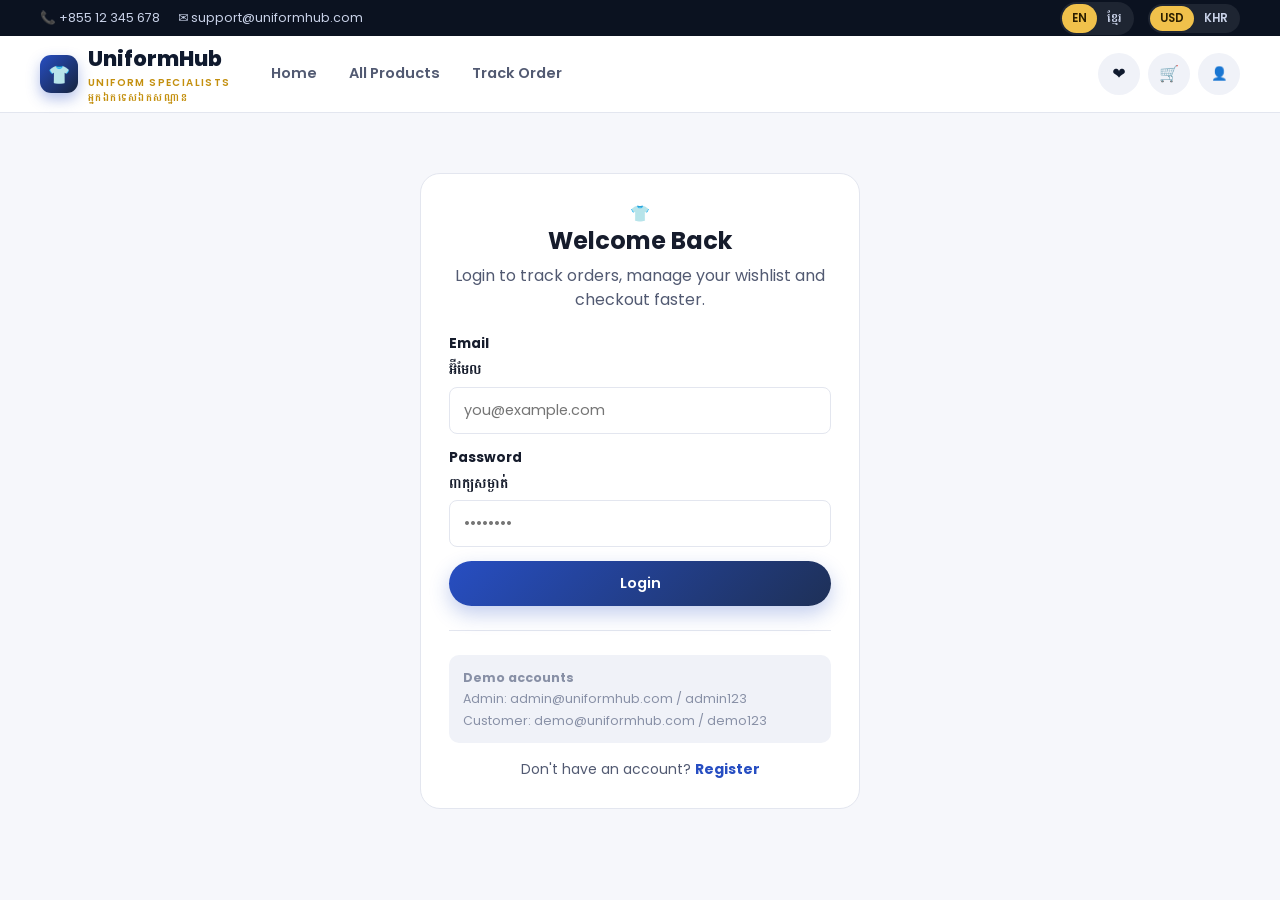
<file: checkout.html>
<!DOCTYPE html>
<html lang="en" data-lang="en">
<head>
<meta charset="UTF-8">
<meta name="viewport" content="width=device-width, initial-scale=1.0">
<title>Checkout — UniformHub</title>
<link rel="preconnect" href="https://fonts.googleapis.com">
<link href="https://fonts.googleapis.com/css2?family=Poppins:wght@400;500;600;700;800&family=Battambang:wght@400;700&display=swap" rel="stylesheet">
<link rel="stylesheet" href="css/style.css">
</head>
<body data-page="checkout">

  <div class="topbar">
    <div class="container">
      <div class="topbar-left"><span>📞 +855 12 345 678</span><span>✉️ support@uniformhub.com</span></div>
      <div class="topbar-right">
        <div class="switcher"><button class="lang-btn" data-lang="en">EN</button><button class="lang-btn" data-lang="km">ខ្មែរ</button></div>
        <div class="switcher"><button class="cur-btn" data-cur="USD">USD</button><button class="cur-btn" data-cur="KHR">KHR</button></div>
      </div>
    </div>
  </div>

  <header class="site-header">
    <div class="container">
      <button class="menu-toggle" id="menuToggle" aria-label="Menu">☰</button>
      <a href="index.html" class="brand"><span class="logo-mark">👕</span><span>UniformHub<span class="sub" lang-en>Uniform Specialists</span><span class="sub" lang-km>អ្នកឯកទេសឯកសណ្ឋាន</span></span></a>
      <nav class="main-nav" id="mainNav">
        <a href="index.html" data-nav="home"><span lang-en>Home</span><span lang-km>ទំព័រដើម</span></a>
        <a href="products.html" data-nav="products"><span lang-en>All Products</span><span lang-km>ទំនិញទាំងអស់</span></a>
        <a href="orders.html" data-nav="orders"><span lang-en>Track Order</span><span lang-km>តាមដានការបញ្ជាទិញ</span></a>
      </nav>
      <div class="header-actions">
        <a href="wishlist.html" class="icon-btn">❤️<span class="badge-count js-wish-count" style="display:none">0</span></a>
        <a href="cart.html" class="icon-btn">🛒<span class="badge-count js-cart-count" style="display:none">0</span></a>
        <div class="user-menu"><button type="button" class="icon-btn">👤</button><div class="user-drop" id="userMenuBox"></div></div>
      </div>
    </div>
  </header>

  <div class="container section" style="padding-top:24px;">
    <h2 style="text-align:center;" lang-en>Checkout</h2>
    <h2 style="text-align:center;" lang-km>ការទូទាត់ប្រាក់</h2>

    <div class="steps" style="max-width:520px;margin:0 auto 40px;">
      <div class="step done"><div class="circ">✓</div><span lang-en>Cart</span><span lang-km>រទេះទំនិញ</span></div>
      <div class="step active"><div class="circ">2</div><span lang-en>Checkout</span><span lang-km>ការទូទាត់</span></div>
      <div class="step"><div class="circ">3</div><span lang-en>Confirmed</span><span lang-km>បានបញ្ជាក់</span></div>
    </div>

    <div id="checkoutEmpty" class="empty-state" style="display:none;">
      <div class="ic">🛒</div>
      <h3 lang-en>Your cart is empty</h3><h3 lang-km>រទេះទំនិញរបស់អ្នកទទេ</h3>
      <a href="products.html" class="btn btn-primary"><span lang-en>Start Shopping</span><span lang-km>ចាប់ផ្តើមទិញទំនិញ</span></a>
    </div>

    <form id="checkoutForm" class="cart-layout" style="display:none;">
      <div>
        <div class="form-card" style="margin-bottom:20px;">
          <h3 lang-en>Customer Information</h3><h3 lang-km>ព័ត៌មានអតិថិជន</h3>
          <div class="form-row">
            <div class="form-group"><label lang-en>Full Name</label><label lang-km>ឈ្មោះពេញ</label><input type="text" id="custName" required></div>
            <div class="form-group"><label lang-en>Phone Number</label><label lang-km>លេខទូរស័ព្ទ</label><input type="tel" id="custPhone" required></div>
          </div>
          <div class="form-group"><label lang-en>Email</label><label lang-km>អ៊ីមែល</label><input type="email" id="custEmail" required></div>
        </div>

        <div class="form-card" style="margin-bottom:20px;">
          <h3 lang-en>Delivery Address</h3><h3 lang-km>អាសយដ្ឋានដឹកជញ្ជូន</h3>
          <div class="form-group"><label lang-en>Street Address</label><label lang-km>អាសយដ្ឋានផ្ទះ/ផ្លូវ</label><input type="text" id="custAddress" required></div>
          <div class="form-row">
            <div class="form-group"><label lang-en>City / Province</label><label lang-km>ក្រុង/ខេត្ត</label><input type="text" id="custCity" required></div>
            <div class="form-group"><label lang-en>Postal Code (optional)</label><label lang-km>លេខតំបន់</label><input type="text" id="custZip"></div>
          </div>
          <div class="form-group"><label lang-en>Order Notes (optional)</label><label lang-km>កំណត់ចំណាំ (ស្រេចចិត្ត)</label><textarea id="custNotes" rows="2"></textarea></div>
        </div>

        <div class="form-card">
          <h3 lang-en>Payment Method</h3><h3 lang-km>វិធីទូទាត់ប្រាក់</h3>
          <label class="radio-card selected"><input type="radio" name="payment" value="cod" checked><span class="ic">💵</span><span><b lang-en>Cash on Delivery</b><b lang-km>ទូទាត់ជាសាច់ប្រាក់ពេលដឹកជញ្ជូន</b><br><small lang-en>Pay when your order arrives</small><small lang-km>ទូទាត់នៅពេលទទួលទំនិញ</small></span></label>
          <label class="radio-card"><input type="radio" name="payment" value="aba"><span class="ic">🏦</span><span><b>ABA PAY</b><br><small lang-en>Scan QR to pay via ABA Mobile</small><small lang-km>ស្កេន QR ដើម្បីទូទាត់តាម ABA Mobile</small></span></label>
          <label class="radio-card"><input type="radio" name="payment" value="card"><span class="ic">💳</span><span><b lang-en>Credit / Debit Card</b><b lang-km>កាតឥណទាន/ឥណពន្ធ</b><br><small lang-en>Visa, Mastercard accepted</small><small lang-km>ទទួល Visa, Mastercard</small></span></label>
        </div>
      </div>

      <div class="summary-card">
        <h3 lang-en>Your Order</h3><h3 lang-km>ការបញ្ជាទិញរបស់អ្នក</h3>
        <div id="checkoutItems" style="margin:14px 0;max-height:260px;overflow-y:auto;"></div>
        <div class="divider"></div>
        <div class="summary-row"><span lang-en>Subtotal</span><span lang-km>សរុបរង</span><span id="coSubtotal"></span></div>
        <div class="summary-row" id="coDiscountRow" style="display:none;color:var(--green-600);"><span lang-en>Discount</span><span lang-km>បញ្ចុះតម្លៃ</span><span id="coDiscount"></span></div>
        <div class="summary-row"><span lang-en>Shipping</span><span lang-km>ថ្លៃដឹកជញ្ជូន</span><span id="coShipping"></span></div>
        <div class="summary-row total"><span lang-en>Total</span><span lang-km>សរុប</span><span id="coTotal"></span></div>
        <button type="submit" class="btn btn-primary btn-block" style="margin-top:16px;">🔒 <span lang-en>Place Order</span><span lang-km>ដាក់ការបញ្ជាទិញ</span></button>
      </div>
    </form>
  </div>

  <div id="toast-stack"></div>

  <script src="js/data.js"></script>
  <script src="js/i18n.js"></script>
  <script src="js/auth.js"></script>
  <script src="js/cart.js"></script>
  <script src="js/wishlist.js"></script>
  <script src="js/main.js"></script>
  <script src="js/checkout-page.js"></script>
</body>
</html>
</file>
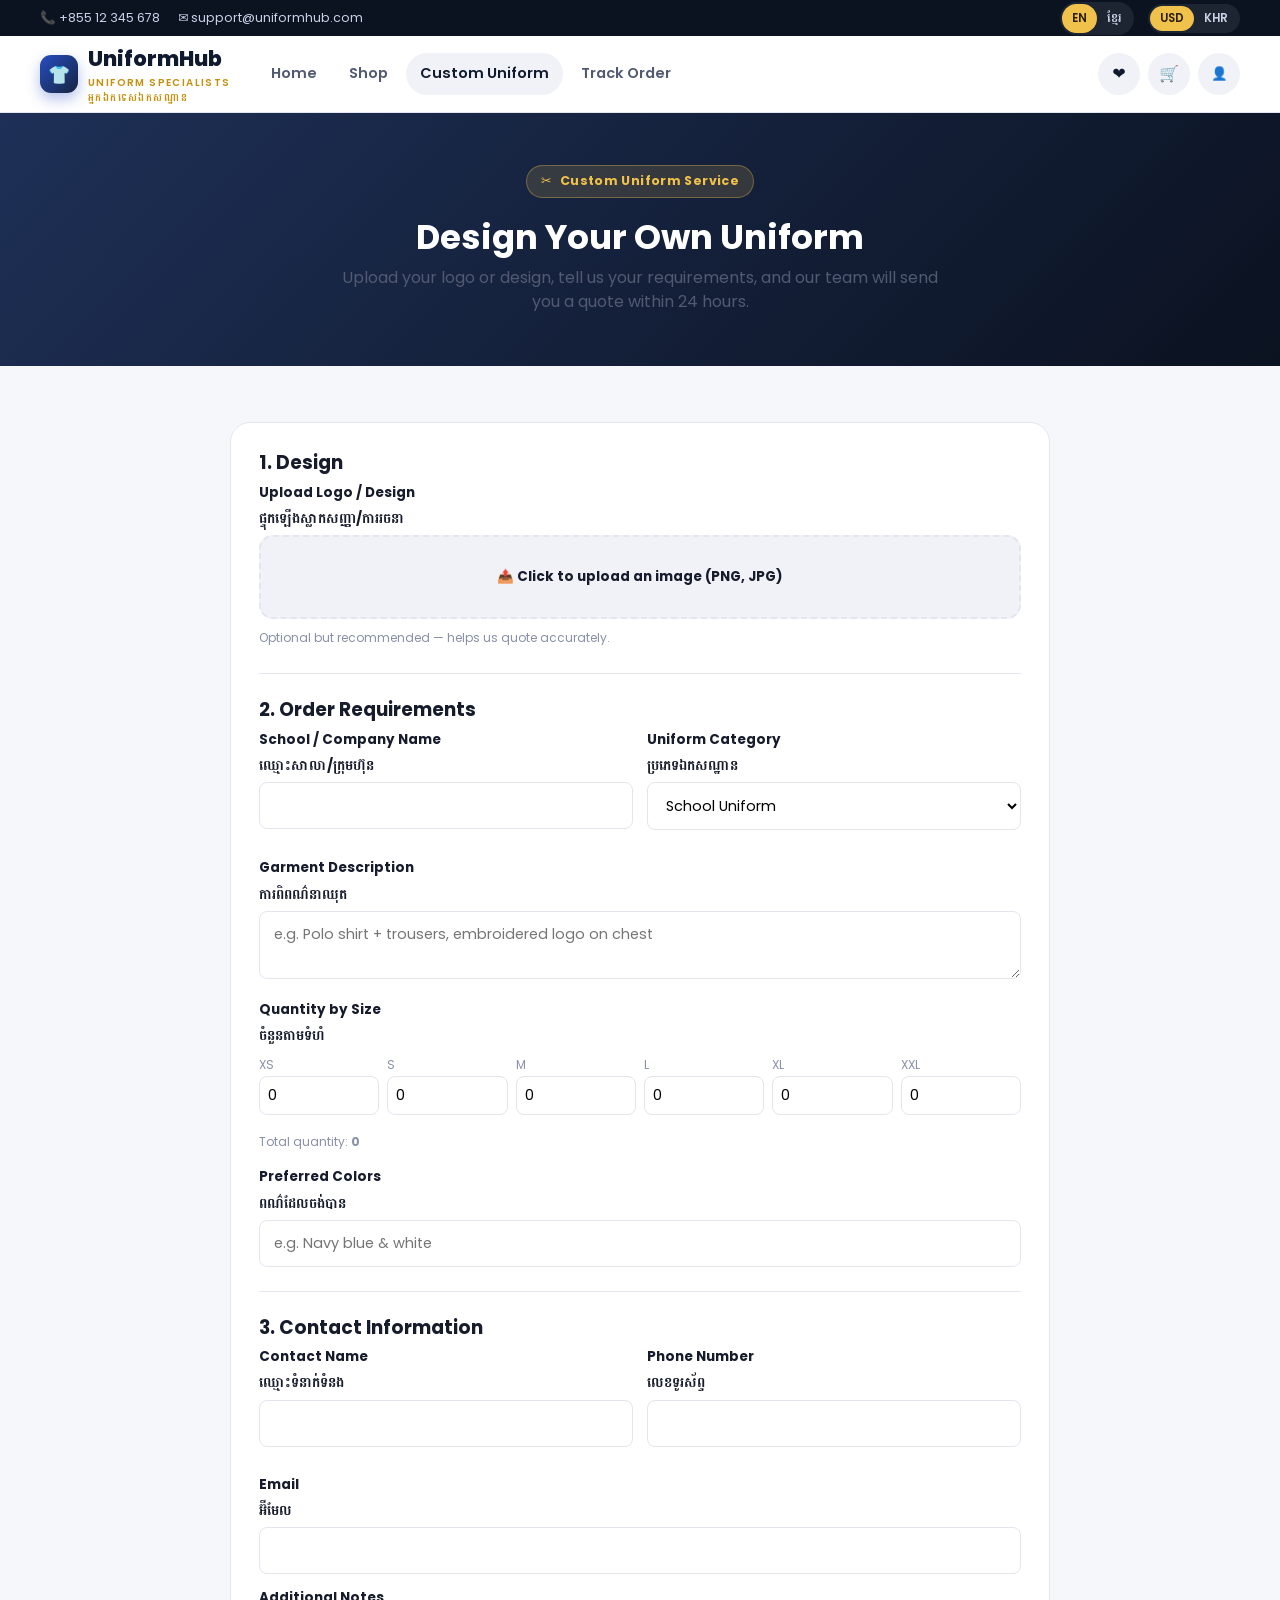
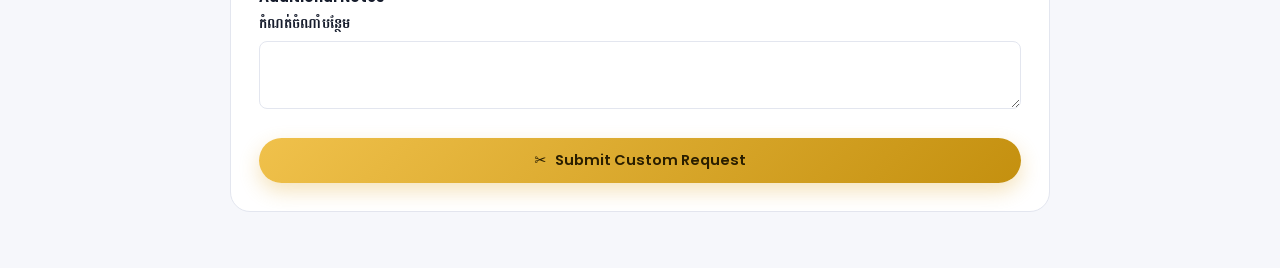
<file: custom-order.html>
<!DOCTYPE html>
<html lang="en" data-lang="en">
<head>
<meta charset="UTF-8">
<meta name="viewport" content="width=device-width, initial-scale=1.0">
<title>Custom Uniform Request — UniformHub</title>
<link rel="preconnect" href="https://fonts.googleapis.com">
<link href="https://fonts.googleapis.com/css2?family=Poppins:wght@400;500;600;700;800&family=Battambang:wght@400;700&display=swap" rel="stylesheet">
<link rel="stylesheet" href="css/style.css">
</head>
<body data-page="custom">

  <div class="topbar">
    <div class="container">
      <div class="topbar-left"><span>📞 +855 12 345 678</span><span>✉️ support@uniformhub.com</span></div>
      <div class="topbar-right">
        <div class="switcher"><button class="lang-btn" data-lang="en">EN</button><button class="lang-btn" data-lang="km">ខ្មែរ</button></div>
        <div class="switcher"><button class="cur-btn" data-cur="USD">USD</button><button class="cur-btn" data-cur="KHR">KHR</button></div>
      </div>
    </div>
  </div>

  <header class="site-header">
    <div class="container">
      <button class="menu-toggle" id="menuToggle" aria-label="Menu">☰</button>
      <a href="index.html" class="brand"><span class="logo-mark">👕</span><span>UniformHub<span class="sub" lang-en>Uniform Specialists</span><span class="sub" lang-km>អ្នកឯកទេសឯកសណ្ឋាន</span></span></a>
      <nav class="main-nav" id="mainNav">
        <a href="index.html" data-nav="home"><span lang-en>Home</span><span lang-km>ទំព័រដើម</span></a>
        <a href="products.html" data-nav="products"><span lang-en>Shop</span><span lang-km>ទំនិញ</span></a>
        <a href="custom-order.html" data-nav="custom"><span lang-en>Custom Uniform</span><span lang-km>តាមបំណង</span></a>
        <a href="orders.html" data-nav="orders"><span lang-en>Track Order</span><span lang-km>តាមដានការបញ្ជាទិញ</span></a>
      </nav>
      <div class="header-actions">
        <a href="wishlist.html" class="icon-btn">❤️<span class="badge-count js-wish-count" style="display:none">0</span></a>
        <a href="cart.html" class="icon-btn">🛒<span class="badge-count js-cart-count" style="display:none">0</span></a>
        <div class="user-menu"><button type="button" class="icon-btn">👤</button><div class="user-drop" id="userMenuBox"></div></div>
      </div>
    </div>
  </header>

  <section class="custom-hero">
    <div class="container" style="text-align:center;">
      <span class="hero-eyebrow">✂️ <span lang-en>Custom Uniform Service</span><span lang-km>សេវាកម្មឯកសណ្ឋានតាមបំណង</span></span>
      <h1 style="font-size:34px;" lang-en>Design Your Own Uniform</h1>
      <h1 style="font-size:34px;" lang-km>រចនាឯកសណ្ឋានផ្ទាល់ខ្លួនរបស់អ្នក</h1>
      <p class="lead" style="max-width:600px;margin:0 auto;" lang-en>Upload your logo or design, tell us your requirements, and our team will send you a quote within 24 hours.</p>
      <p class="lead" style="max-width:600px;margin:0 auto;" lang-km>ផ្ទុកឡើងស្លាកសញ្ញា ឬការរចនារបស់អ្នក ប្រាប់យើងពីតម្រូវការរបស់អ្នក ហើយក្រុមរបស់យើងនឹងផ្ញើតម្លៃជូនក្នុងរយៈពេល ២៤ម៉ោង។</p>
    </div>
  </section>

  <div class="container section" style="max-width:820px;">
    <div id="customSuccess" class="empty-state" style="display:none;">
      <div class="ic">✅</div>
      <h3 lang-en>Request Submitted!</h3><h3 lang-km>បានដាក់ស្នើសំណើរដោយជោគជ័យ!</h3>
      <p lang-en>Your custom uniform request <b id="successRefId"></b> has been received. Our team will contact you within 24 hours with a quote.</p>
      <p lang-km>សំណើឯកសណ្ឋានតាមបំណងរបស់អ្នក <b id="successRefIdKm"></b> ត្រូវបានទទួល។ ក្រុមរបស់យើងនឹងទាក់ទងអ្នកក្នុងរយៈពេល ២៤ម៉ោងជាមួយតម្លៃ។</p>
      <a href="index.html" class="btn btn-primary"><span lang-en>Back to Home</span><span lang-km>ត្រឡប់ទៅទំព័រដើម</span></a>
    </div>

    <form id="customForm" class="form-card">
      <h3 lang-en>1. Design</h3><h3 lang-km>១. ការរចនា</h3>
      <div class="form-group">
        <label lang-en>Upload Logo / Design</label><label lang-km>ផ្ទុកឡើងស្លាកសញ្ញា/ការរចនា</label>
        <label class="file-drop" id="fileDropLabel" for="designFile">
          <img id="designPreview" style="display:none;">
          <div id="fileDropText">📤 <span lang-en>Click to upload an image (PNG, JPG)</span><span lang-km>ចុចដើម្បីផ្ទុកឡើងរូបភាព (PNG, JPG)</span></div>
        </label>
        <input type="file" id="designFile" accept="image/*" style="display:none;">
        <small lang-en>Optional but recommended — helps us quote accurately.</small>
        <small lang-km>ស្រេចចិត្ត ប៉ុន្តែផ្តល់អនុសាសន៍ — ជួយឱ្យយើងកំណត់តម្លៃបានត្រឹមត្រូវ។</small>
      </div>

      <div class="divider"></div>
      <h3 lang-en>2. Order Requirements</h3><h3 lang-km>២. តម្រូវការការបញ្ជាទិញ</h3>
      <div class="form-row">
        <div class="form-group"><label lang-en>School / Company Name</label><label lang-km>ឈ្មោះសាលា/ក្រុមហ៊ុន</label><input type="text" id="orgName" required></div>
        <div class="form-group"><label lang-en>Uniform Category</label><label lang-km>ប្រភេទឯកសណ្ឋាន</label>
          <select id="customCategory" required>
            <option value="school">School Uniform</option>
            <option value="university">University Uniform</option>
            <option value="office">Office Uniform</option>
            <option value="corporate">Corporate Uniform</option>
            <option value="other">Other</option>
          </select>
        </div>
      </div>
      <div class="form-group"><label lang-en>Garment Description</label><label lang-km>ការពិពណ៌នាឈុត</label><textarea id="garmentDesc" rows="2" placeholder="e.g. Polo shirt + trousers, embroidered logo on chest" required></textarea></div>

      <div class="form-group">
        <label lang-en>Quantity by Size</label><label lang-km>ចំនួនតាមទំហំ</label>
        <div class="form-row" style="grid-template-columns:repeat(6,1fr);gap:8px;">
          <div><small>XS</small><input type="number" min="0" value="0" class="size-qty" data-size="XS" style="padding:8px;"></div>
          <div><small>S</small><input type="number" min="0" value="0" class="size-qty" data-size="S" style="padding:8px;"></div>
          <div><small>M</small><input type="number" min="0" value="0" class="size-qty" data-size="M" style="padding:8px;"></div>
          <div><small>L</small><input type="number" min="0" value="0" class="size-qty" data-size="L" style="padding:8px;"></div>
          <div><small>XL</small><input type="number" min="0" value="0" class="size-qty" data-size="XL" style="padding:8px;"></div>
          <div><small>XXL</small><input type="number" min="0" value="0" class="size-qty" data-size="XXL" style="padding:8px;"></div>
        </div>
        <small><span lang-en>Total quantity:</span><span lang-km>ចំនួនសរុប:</span> <b id="totalQtyLabel">0</b></small>
      </div>
      <div class="form-group"><label lang-en>Preferred Colors</label><label lang-km>ពណ៌ដែលចង់បាន</label><input type="text" id="prefColors" placeholder="e.g. Navy blue & white"></div>

      <div class="divider"></div>
      <h3 lang-en>3. Contact Information</h3><h3 lang-km>៣. ព័ត៌មានទំនាក់ទំនង</h3>
      <div class="form-row">
        <div class="form-group"><label lang-en>Contact Name</label><label lang-km>ឈ្មោះទំនាក់ទំនង</label><input type="text" id="contactName" required></div>
        <div class="form-group"><label lang-en>Phone Number</label><label lang-km>លេខទូរស័ព្ទ</label><input type="tel" id="contactPhone" required></div>
      </div>
      <div class="form-group"><label lang-en>Email</label><label lang-km>អ៊ីមែល</label><input type="email" id="contactEmail" required></div>
      <div class="form-group"><label lang-en>Additional Notes</label><label lang-km>កំណត់ចំណាំបន្ថែម</label><textarea id="customNotes" rows="2"></textarea></div>

      <button type="submit" class="btn btn-gold btn-block" style="margin-top:8px;">✂️ <span lang-en>Submit Custom Request</span><span lang-km>ដាក់ស្នើសំណើតាមបំណង</span></button>
    </form>
  </div>

  <div id="toast-stack"></div>

  <script src="js/data.js"></script>
  <script src="js/i18n.js"></script>
  <script src="js/auth.js"></script>
  <script src="js/cart.js"></script>
  <script src="js/wishlist.js"></script>
  <script src="js/main.js"></script>
  <script src="js/custom-order-page.js"></script>
</body>
</html>
</file>
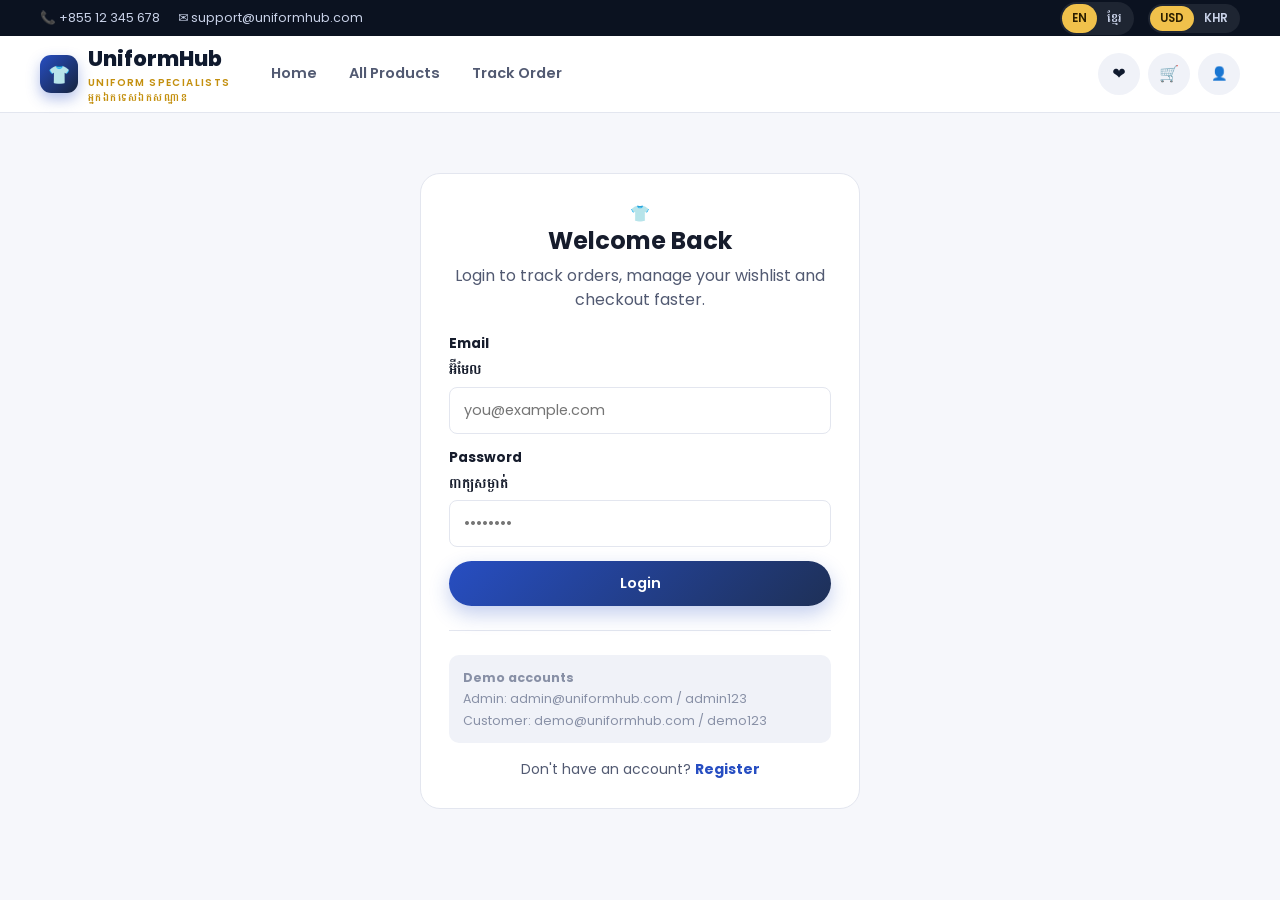
<file: login.html>
<!DOCTYPE html>
<html lang="en" data-lang="en">
<head>
<meta charset="UTF-8">
<meta name="viewport" content="width=device-width, initial-scale=1.0">
<title>Login — UniformHub</title>
<link rel="preconnect" href="https://fonts.googleapis.com">
<link href="https://fonts.googleapis.com/css2?family=Poppins:wght@400;500;600;700;800&family=Battambang:wght@400;700&display=swap" rel="stylesheet">
<link rel="stylesheet" href="css/style.css">
</head>
<body data-page="login">

  <div class="topbar">
    <div class="container">
      <div class="topbar-left"><span>📞 +855 12 345 678</span><span>✉️ support@uniformhub.com</span></div>
      <div class="topbar-right">
        <div class="switcher"><button class="lang-btn" data-lang="en">EN</button><button class="lang-btn" data-lang="km">ខ្មែរ</button></div>
        <div class="switcher"><button class="cur-btn" data-cur="USD">USD</button><button class="cur-btn" data-cur="KHR">KHR</button></div>
      </div>
    </div>
  </div>

  <header class="site-header">
    <div class="container">
      <button class="menu-toggle" id="menuToggle" aria-label="Menu">☰</button>
      <a href="index.html" class="brand"><span class="logo-mark">👕</span><span>UniformHub<span class="sub" lang-en>Uniform Specialists</span><span class="sub" lang-km>អ្នកឯកទេសឯកសណ្ឋាន</span></span></a>
      <nav class="main-nav" id="mainNav">
        <a href="index.html" data-nav="home"><span lang-en>Home</span><span lang-km>ទំព័រដើម</span></a>
        <a href="products.html" data-nav="products"><span lang-en>All Products</span><span lang-km>ទំនិញទាំងអស់</span></a>
        <a href="orders.html" data-nav="orders"><span lang-en>Track Order</span><span lang-km>តាមដានការបញ្ជាទិញ</span></a>
      </nav>
      <div class="header-actions">
        <a href="wishlist.html" class="icon-btn">❤️<span class="badge-count js-wish-count" style="display:none">0</span></a>
        <a href="cart.html" class="icon-btn">🛒<span class="badge-count js-cart-count" style="display:none">0</span></a>
        <div class="user-menu"><button type="button" class="icon-btn">👤</button><div class="user-drop" id="userMenuBox"></div></div>
      </div>
    </div>
  </header>

  <div class="container">
    <div class="auth-shell">
      <div class="form-card">
        <div style="text-align:center;margin-bottom:22px;">
          <span class="logo-mark" style="margin:0 auto 12px;">👕</span>
          <h2 lang-en>Welcome Back</h2><h2 lang-km>សូមស្វាគមន៍មកវិញ</h2>
          <p lang-en>Login to track orders, manage your wishlist and checkout faster.</p>
          <p lang-km>ចូលគណនីដើម្បីតាមដានការបញ្ជាទិញ គ្រប់គ្រងបញ្ជីចង់បាន និងទូទាត់លឿនជាងមុន។</p>
        </div>
        <div id="loginError" style="display:none;background:#fde7e7;color:var(--red-500);padding:10px 14px;border-radius:8px;font-size:13px;font-weight:600;margin-bottom:14px;"></div>
        <form id="loginForm">
          <div class="form-group"><label lang-en>Email</label><label lang-km>អ៊ីមែល</label><input type="email" id="loginEmail" required placeholder="you@example.com"></div>
          <div class="form-group"><label lang-en>Password</label><label lang-km>ពាក្យសម្ងាត់</label><input type="password" id="loginPassword" required placeholder="••••••••"></div>
          <button type="submit" class="btn btn-primary btn-block"><span lang-en>Login</span><span lang-km>ចូលគណនី</span></button>
        </form>
        <div class="divider"></div>
        <div style="background:var(--surface-2);border-radius:10px;padding:12px 14px;font-size:12.5px;color:var(--text-mute);line-height:1.7;">
          <b lang-en>Demo accounts</b><b lang-km>គណនីសាកល្បង</b><br>
          <span lang-en>Admin:</span><span lang-km>អ្នកគ្រប់គ្រង:</span> admin@uniformhub.com / admin123<br>
          <span lang-en>Customer:</span><span lang-km>អតិថិជន:</span> demo@uniformhub.com / demo123
        </div>
        <div class="auth-switch"><span lang-en>Don't have an account?</span><span lang-km>មិនទាន់មានគណនី?</span> <a href="register.html" style="color:var(--blue-600);font-weight:700;"><span lang-en>Register</span><span lang-km>ចុះឈ្មោះ</span></a></div>
      </div>
    </div>
  </div>

  <div id="toast-stack"></div>

  <script src="js/data.js"></script>
  <script src="js/i18n.js"></script>
  <script src="js/auth.js"></script>
  <script src="js/cart.js"></script>
  <script src="js/wishlist.js"></script>
  <script src="js/main.js"></script>
  <script>
    const nextUrl = new URLSearchParams(location.search).get('next') || 'index.html';
    if (Auth.isLoggedIn()) location.href = nextUrl;

    document.getElementById('loginForm').addEventListener('submit', e => {
      e.preventDefault();
      const email = document.getElementById('loginEmail').value.trim();
      const password = document.getElementById('loginPassword').value;
      const res = Auth.login(email, password);
      const errBox = document.getElementById('loginError');
      if (!res.ok) {
        errBox.textContent = res.error;
        errBox.style.display = 'block';
        return;
      }
      errBox.style.display = 'none';
      toast(t('Welcome back, ', 'សូមស្វាគមន៍, ') + res.user.name + '!', 'success');
      setTimeout(() => { location.href = nextUrl; }, 600);
    });
  </script>
</body>
</html>
</file>
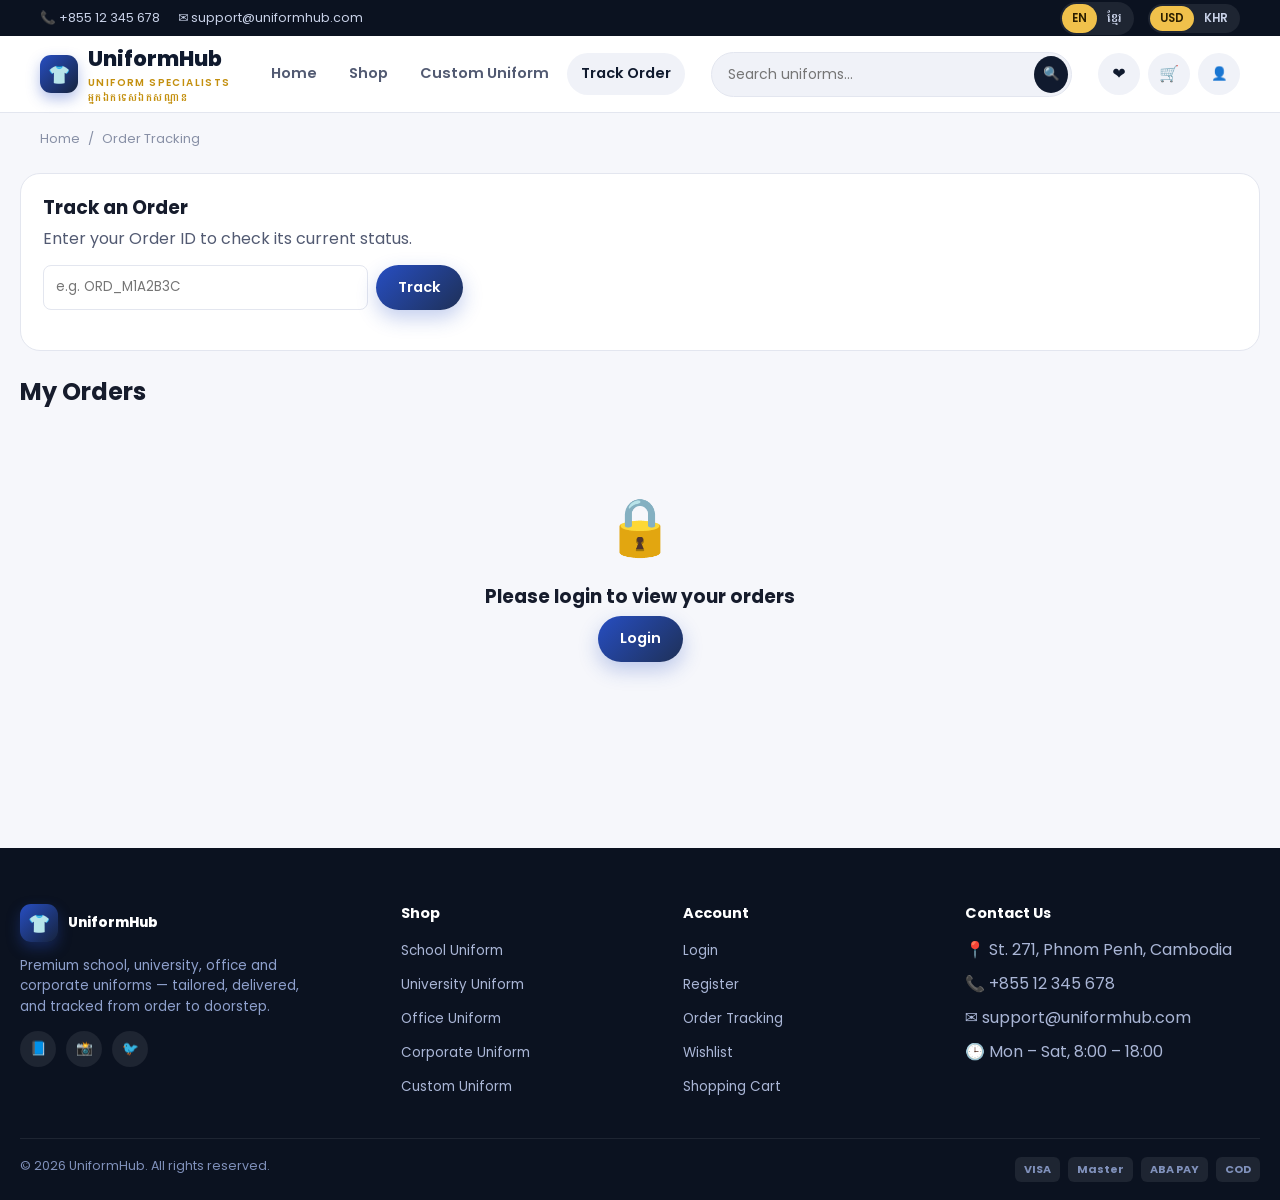
<file: orders.html>
<!DOCTYPE html>
<html lang="en" data-lang="en">
<head>
<meta charset="UTF-8">
<meta name="viewport" content="width=device-width, initial-scale=1.0">
<title>Order Tracking — UniformHub</title>
<link rel="preconnect" href="https://fonts.googleapis.com">
<link href="https://fonts.googleapis.com/css2?family=Poppins:wght@400;500;600;700;800&family=Battambang:wght@400;700&display=swap" rel="stylesheet">
<link rel="stylesheet" href="css/style.css">
</head>
<body data-page="orders">

  <div class="topbar">
    <div class="container">
      <div class="topbar-left"><span>📞 +855 12 345 678</span><span>✉️ support@uniformhub.com</span></div>
      <div class="topbar-right">
        <div class="switcher"><button class="lang-btn" data-lang="en">EN</button><button class="lang-btn" data-lang="km">ខ្មែរ</button></div>
        <div class="switcher"><button class="cur-btn" data-cur="USD">USD</button><button class="cur-btn" data-cur="KHR">KHR</button></div>
      </div>
    </div>
  </div>

  <header class="site-header">
    <div class="container">
      <button class="menu-toggle" id="menuToggle" aria-label="Menu">☰</button>
      <a href="index.html" class="brand"><span class="logo-mark">👕</span><span>UniformHub<span class="sub" lang-en>Uniform Specialists</span><span class="sub" lang-km>អ្នកឯកទេសឯកសណ្ឋាន</span></span></a>
      <nav class="main-nav" id="mainNav">
        <a href="index.html" data-nav="home"><span lang-en>Home</span><span lang-km>ទំព័រដើម</span></a>
        <a href="products.html" data-nav="products"><span lang-en>Shop</span><span lang-km>ទំនិញ</span></a>
        <a href="custom-order.html" data-nav="custom"><span lang-en>Custom Uniform</span><span lang-km>តាមបំណង</span></a>
        <a href="orders.html" data-nav="orders"><span lang-en>Track Order</span><span lang-km>តាមដានការបញ្ជាទិញ</span></a>
      </nav>
      <form class="header-search" id="headerSearch">
        <input type="text" id="headerSearchInput" placeholder="Search uniforms...">
        <button type="submit">🔍</button>
      </form>
      <div class="header-actions">
        <button type="button" class="icon-btn search-toggle-btn" id="searchToggle">🔍</button>
        <a href="wishlist.html" class="icon-btn">❤️<span class="badge-count js-wish-count" style="display:none">0</span></a>
        <a href="cart.html" class="icon-btn">🛒<span class="badge-count js-cart-count" style="display:none">0</span></a>
        <div class="user-menu"><button type="button" class="icon-btn">👤</button><div class="user-drop" id="userMenuBox"></div></div>
      </div>
    </div>
  </header>

  <div class="container">
    <div class="breadcrumb"><a href="index.html"><span lang-en>Home</span><span lang-km>ទំព័រដើម</span></a> / <span lang-en>Order Tracking</span><span lang-km>តាមដានការបញ្ជាទិញ</span></div>
  </div>

  <div class="container section" style="padding-top:8px;">
    <div class="panel" style="margin-bottom:26px;">
      <h3 lang-en>Track an Order</h3><h3 lang-km>តាមដានការបញ្ជាទិញ</h3>
      <p lang-en>Enter your Order ID to check its current status.</p>
      <p lang-km>បញ្ចូលលេខកូដការបញ្ជាទិញរបស់អ្នកដើម្បីពិនិត្យស្ថានភាពបច្ចុប្បន្ន។</p>
      <div class="promo-row" style="max-width:420px;">
        <input type="text" id="trackInput" placeholder="e.g. ORD_M1A2B3C">
        <button class="btn btn-primary" id="trackBtn"><span lang-en>Track</span><span lang-km>តាមដាន</span></button>
      </div>
      <div id="trackResult" style="margin-top:18px;"></div>
    </div>

    <h2 lang-en>My Orders</h2><h2 lang-km>ការបញ្ជាទិញរបស់ខ្ញុំ</h2>

    <div id="loginPrompt" class="empty-state" style="display:none;">
      <div class="ic">🔒</div>
      <h3 lang-en>Please login to view your orders</h3><h3 lang-km>សូមចូលគណនីដើម្បីមើលការបញ្ជាទិញរបស់អ្នក</h3>
      <a href="login.html?next=orders.html" class="btn btn-primary"><span lang-en>Login</span><span lang-km>ចូលគណនី</span></a>
    </div>

    <div id="ordersEmpty" class="empty-state" style="display:none;">
      <div class="ic">📦</div>
      <h3 lang-en>No orders yet</h3><h3 lang-km>មិនទាន់មានការបញ្ជាទិញនៅឡើយទេ</h3>
      <a href="products.html" class="btn btn-primary"><span lang-en>Start Shopping</span><span lang-km>ចាប់ផ្តើមទិញទំនិញ</span></a>
    </div>

    <div id="ordersList"></div>
  </div>

  <footer class="site-footer">
    <div class="container footer-grid">
      <div class="footer-brand">
        <a href="index.html" class="brand" style="color:#fff;margin-bottom:14px;display:flex;"><span class="logo-mark">👕</span><span style="color:#fff;">UniformHub</span></a>
        <p><span lang-en>Premium school, university, office and corporate uniforms — tailored, delivered, and tracked from order to doorstep.</span><span lang-km>ឯកសណ្ឋានគុណភាពខ្ពស់សម្រាប់សាលារៀន សាកលវិទ្យាល័យ ការិយាល័យ និងក្រុមហ៊ុន — កាត់ដេរតាមបំណង ដឹកជញ្ជូន និងតាមដានពីការបញ្ជាទិញរហូតដល់ដៃ។</span></p>
        <div class="social-row"><a href="#">📘</a><a href="#">📸</a><a href="#">🐦</a></div>
      </div>
      <div><h4><span lang-en>Shop</span><span lang-km>ទំនិញ</span></h4>
        <ul>
          <li><a href="products.html?cat=school"><span lang-en>School Uniform</span><span lang-km>ឯកសណ្ឋានសាលារៀន</span></a></li>
          <li><a href="products.html?cat=university"><span lang-en>University Uniform</span><span lang-km>ឯកសណ្ឋានសាកលវិទ្យាល័យ</span></a></li>
          <li><a href="products.html?cat=office"><span lang-en>Office Uniform</span><span lang-km>ឯកសណ្ឋានការិយាល័យ</span></a></li>
          <li><a href="products.html?cat=corporate"><span lang-en>Corporate Uniform</span><span lang-km>ឯកសណ្ឋានក្រុមហ៊ុន</span></a></li>
          <li><a href="custom-order.html"><span lang-en>Custom Uniform</span><span lang-km>ឯកសណ្ឋានតាមបំណង</span></a></li>
        </ul>
      </div>
      <div><h4><span lang-en>Account</span><span lang-km>គណនី</span></h4>
        <ul>
          <li><a href="login.html"><span lang-en>Login</span><span lang-km>ចូលគណនី</span></a></li>
          <li><a href="register.html"><span lang-en>Register</span><span lang-km>ចុះឈ្មោះ</span></a></li>
          <li><a href="orders.html"><span lang-en>Order Tracking</span><span lang-km>តាមដានការបញ្ជាទិញ</span></a></li>
          <li><a href="wishlist.html"><span lang-en>Wishlist</span><span lang-km>បញ្ជីចង់បាន</span></a></li>
          <li><a href="cart.html"><span lang-en>Shopping Cart</span><span lang-km>រទេះទំនិញ</span></a></li>
        </ul>
      </div>
      <div><h4><span lang-en>Contact Us</span><span lang-km>ទាក់ទងមកយើង</span></h4>
        <ul>
          <li>📍 <span lang-en>St. 271, Phnom Penh, Cambodia</span><span lang-km>ផ្លូវ ២៧១ ភ្នំពេញ កម្ពុជា</span></li>
          <li>📞 +855 12 345 678</li>
          <li>✉️ support@uniformhub.com</li>
          <li>🕒 <span lang-en>Mon – Sat, 8:00 – 18:00</span><span lang-km>ច័ន្ទ–សៅរ៍ ៨:០០–១៨:០០</span></li>
        </ul>
      </div>
    </div>
    <div class="container footer-bottom">
      <span>© 2026 UniformHub. <span lang-en>All rights reserved.</span><span lang-km>រក្សាសិទ្ធិគ្រប់យ៉ាង។</span></span>
      <div class="pay-icons"><span>VISA</span><span>Master</span><span>ABA PAY</span><span>COD</span></div>
    </div>
  </footer>

  <div id="toast-stack"></div>

  <script src="js/data.js"></script>
  <script src="js/i18n.js"></script>
  <script src="js/auth.js"></script>
  <script src="js/cart.js"></script>
  <script src="js/wishlist.js"></script>
  <script src="js/main.js"></script>
  <script src="js/order-render.js"></script>
  <script src="js/orders-page.js"></script>
</body>
</html>
</file>
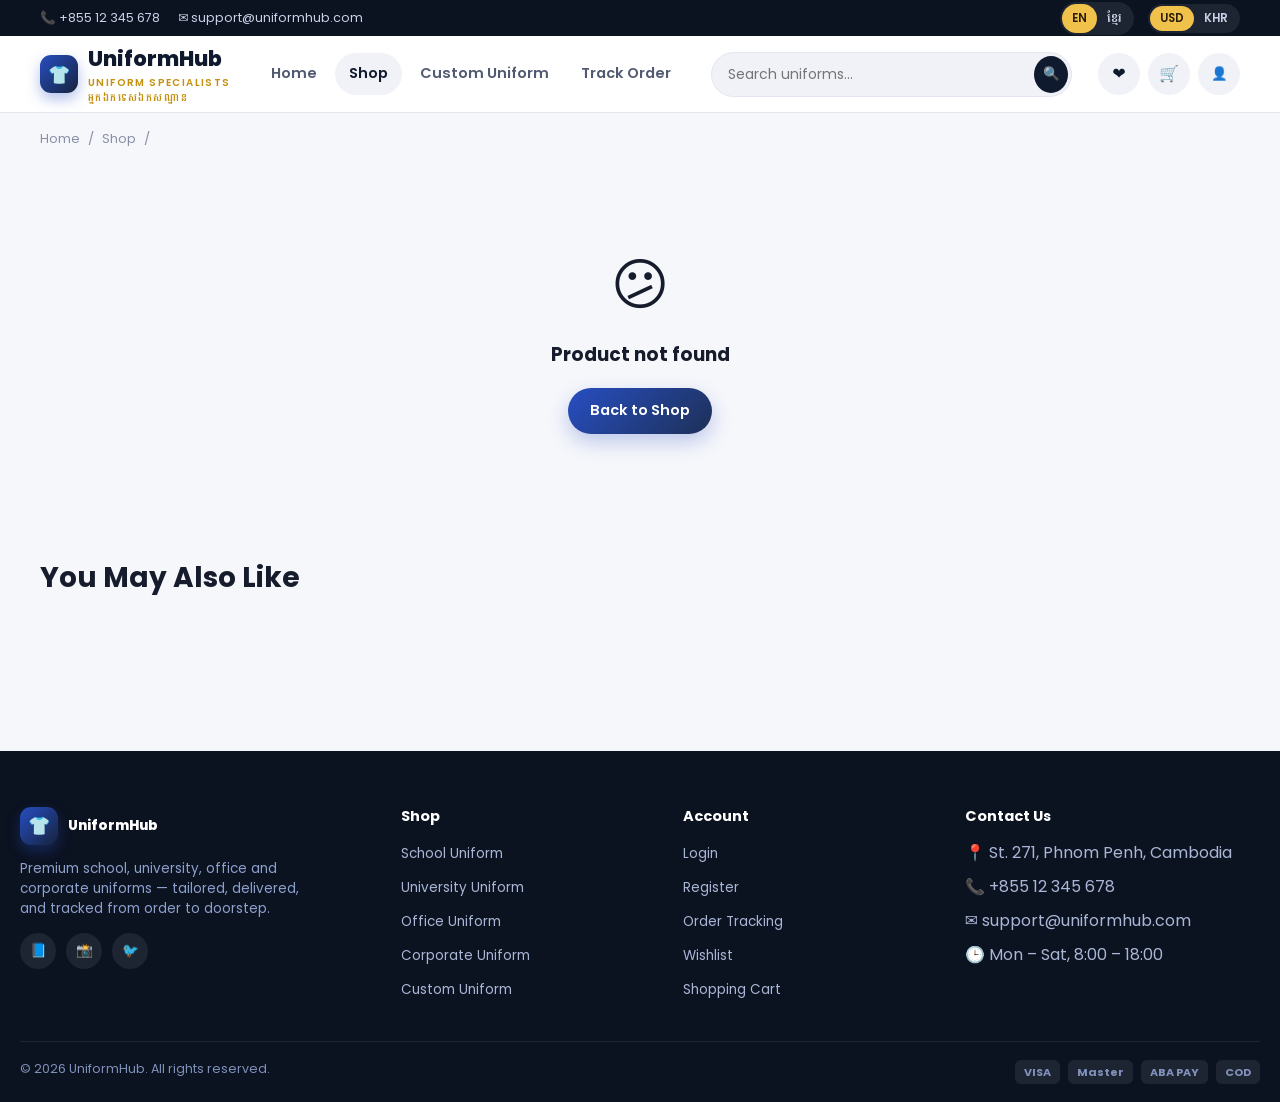
<file: product-detail.html>
<!DOCTYPE html>
<html lang="en" data-lang="en">
<head>
<meta charset="UTF-8">
<meta name="viewport" content="width=device-width, initial-scale=1.0">
<title id="pageTitle">Product — UniformHub</title>
<link rel="preconnect" href="https://fonts.googleapis.com">
<link href="https://fonts.googleapis.com/css2?family=Poppins:wght@400;500;600;700;800&family=Battambang:wght@400;700&display=swap" rel="stylesheet">
<link rel="stylesheet" href="css/style.css">
</head>
<body data-page="products">

  <div class="topbar">
    <div class="container">
      <div class="topbar-left"><span>📞 +855 12 345 678</span><span>✉️ support@uniformhub.com</span></div>
      <div class="topbar-right">
        <div class="switcher"><button class="lang-btn" data-lang="en">EN</button><button class="lang-btn" data-lang="km">ខ្មែរ</button></div>
        <div class="switcher"><button class="cur-btn" data-cur="USD">USD</button><button class="cur-btn" data-cur="KHR">KHR</button></div>
      </div>
    </div>
  </div>

  <header class="site-header">
    <div class="container">
      <button class="menu-toggle" id="menuToggle" aria-label="Menu">☰</button>
      <a href="index.html" class="brand"><span class="logo-mark">👕</span><span>UniformHub<span class="sub" lang-en>Uniform Specialists</span><span class="sub" lang-km>អ្នកឯកទេសឯកសណ្ឋាន</span></span></a>
      <nav class="main-nav" id="mainNav">
        <a href="index.html" data-nav="home"><span lang-en>Home</span><span lang-km>ទំព័រដើម</span></a>
        <a href="products.html" data-nav="products"><span lang-en>Shop</span><span lang-km>ទំនិញ</span></a>
        <a href="custom-order.html" data-nav="custom"><span lang-en>Custom Uniform</span><span lang-km>តាមបំណង</span></a>
        <a href="orders.html" data-nav="orders"><span lang-en>Track Order</span><span lang-km>តាមដានការបញ្ជាទិញ</span></a>
      </nav>
      <form class="header-search" id="headerSearch">
        <input type="text" id="headerSearchInput" placeholder="Search uniforms...">
        <button type="submit">🔍</button>
      </form>
      <div class="header-actions">
        <button type="button" class="icon-btn search-toggle-btn" id="searchToggle">🔍</button>
        <a href="wishlist.html" class="icon-btn">❤️<span class="badge-count js-wish-count" style="display:none">0</span></a>
        <a href="cart.html" class="icon-btn">🛒<span class="badge-count js-cart-count" style="display:none">0</span></a>
        <div class="user-menu"><button type="button" class="icon-btn">👤</button><div class="user-drop" id="userMenuBox"></div></div>
      </div>
    </div>
  </header>

  <div class="container">
    <div class="breadcrumb" id="breadcrumb">
      <a href="index.html"><span lang-en>Home</span><span lang-km>ទំព័រដើម</span></a> / <a href="products.html"><span lang-en>Shop</span><span lang-km>ទំនិញ</span></a> / <span id="crumbName"></span>
    </div>
  </div>

  <div class="container section" style="padding-top:8px;" id="pdRoot">
    <!-- filled by JS -->
  </div>

  <div class="container" id="relatedSection" style="padding-bottom:60px;">
    <div class="section-head">
      <div><h2 lang-en>You May Also Like</h2><h2 lang-km>ទំនិញផ្សេងទៀតដែលអ្នកអាចចូលចិត្ត</h2></div>
    </div>
    <div class="product-grid" id="relatedGrid"></div>
  </div>

  <footer class="site-footer">
    <div class="container footer-grid">
      <div class="footer-brand">
        <a href="index.html" class="brand" style="color:#fff;margin-bottom:14px;display:flex;"><span class="logo-mark">👕</span><span style="color:#fff;">UniformHub</span></a>
        <p><span lang-en>Premium school, university, office and corporate uniforms — tailored, delivered, and tracked from order to doorstep.</span><span lang-km>ឯកសណ្ឋានគុណភាពខ្ពស់សម្រាប់សាលារៀន សាកលវិទ្យាល័យ ការិយាល័យ និងក្រុមហ៊ុន — កាត់ដេរតាមបំណង ដឹកជញ្ជូន និងតាមដានពីការបញ្ជាទិញរហូតដល់ដៃ។</span></p>
        <div class="social-row"><a href="#">📘</a><a href="#">📸</a><a href="#">🐦</a></div>
      </div>
      <div><h4><span lang-en>Shop</span><span lang-km>ទំនិញ</span></h4>
        <ul>
          <li><a href="products.html?cat=school"><span lang-en>School Uniform</span><span lang-km>ឯកសណ្ឋានសាលារៀន</span></a></li>
          <li><a href="products.html?cat=university"><span lang-en>University Uniform</span><span lang-km>ឯកសណ្ឋានសាកលវិទ្យាល័យ</span></a></li>
          <li><a href="products.html?cat=office"><span lang-en>Office Uniform</span><span lang-km>ឯកសណ្ឋានការិយាល័យ</span></a></li>
          <li><a href="products.html?cat=corporate"><span lang-en>Corporate Uniform</span><span lang-km>ឯកសណ្ឋានក្រុមហ៊ុន</span></a></li>
          <li><a href="custom-order.html"><span lang-en>Custom Uniform</span><span lang-km>ឯកសណ្ឋានតាមបំណង</span></a></li>
        </ul>
      </div>
      <div><h4><span lang-en>Account</span><span lang-km>គណនី</span></h4>
        <ul>
          <li><a href="login.html"><span lang-en>Login</span><span lang-km>ចូលគណនី</span></a></li>
          <li><a href="register.html"><span lang-en>Register</span><span lang-km>ចុះឈ្មោះ</span></a></li>
          <li><a href="orders.html"><span lang-en>Order Tracking</span><span lang-km>តាមដានការបញ្ជាទិញ</span></a></li>
          <li><a href="wishlist.html"><span lang-en>Wishlist</span><span lang-km>បញ្ជីចង់បាន</span></a></li>
          <li><a href="cart.html"><span lang-en>Shopping Cart</span><span lang-km>រទេះទំនិញ</span></a></li>
        </ul>
      </div>
      <div><h4><span lang-en>Contact Us</span><span lang-km>ទាក់ទងមកយើង</span></h4>
        <ul>
          <li>📍 <span lang-en>St. 271, Phnom Penh, Cambodia</span><span lang-km>ផ្លូវ ២៧១ ភ្នំពេញ កម្ពុជា</span></li>
          <li>📞 +855 12 345 678</li>
          <li>✉️ support@uniformhub.com</li>
          <li>🕒 <span lang-en>Mon – Sat, 8:00 – 18:00</span><span lang-km>ច័ន្ទ–សៅរ៍ ៨:០០–១៨:០០</span></li>
        </ul>
      </div>
    </div>
    <div class="container footer-bottom">
      <span>© 2026 UniformHub. <span lang-en>All rights reserved.</span><span lang-km>រក្សាសិទ្ធិគ្រប់យ៉ាង។</span></span>
      <div class="pay-icons"><span>VISA</span><span>Master</span><span>ABA PAY</span><span>COD</span></div>
    </div>
  </footer>

  <div id="toast-stack"></div>

  <script src="js/data.js"></script>
  <script src="js/i18n.js"></script>
  <script src="js/auth.js"></script>
  <script src="js/cart.js"></script>
  <script src="js/wishlist.js"></script>
  <script src="js/product-render.js"></script>
  <script src="js/main.js"></script>
  <script src="js/product-detail-page.js"></script>
</body>
</html>
</file>
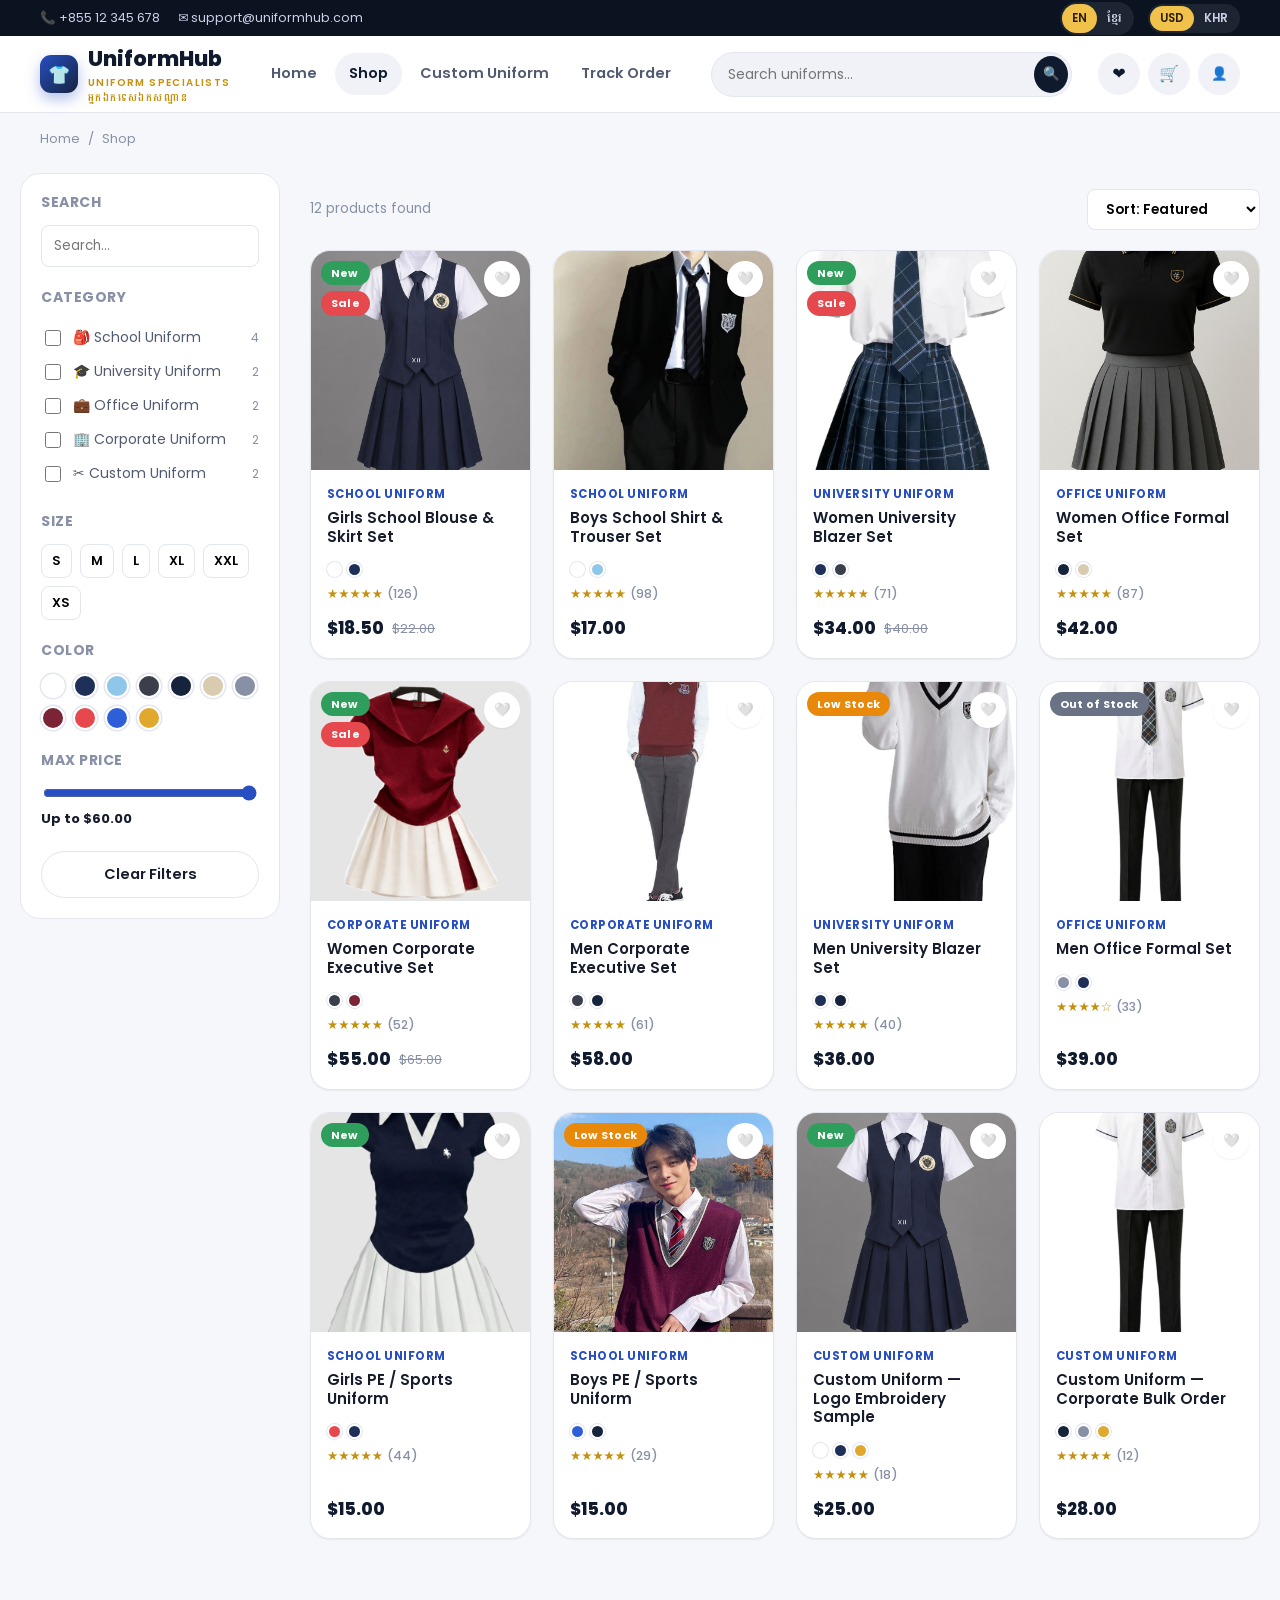
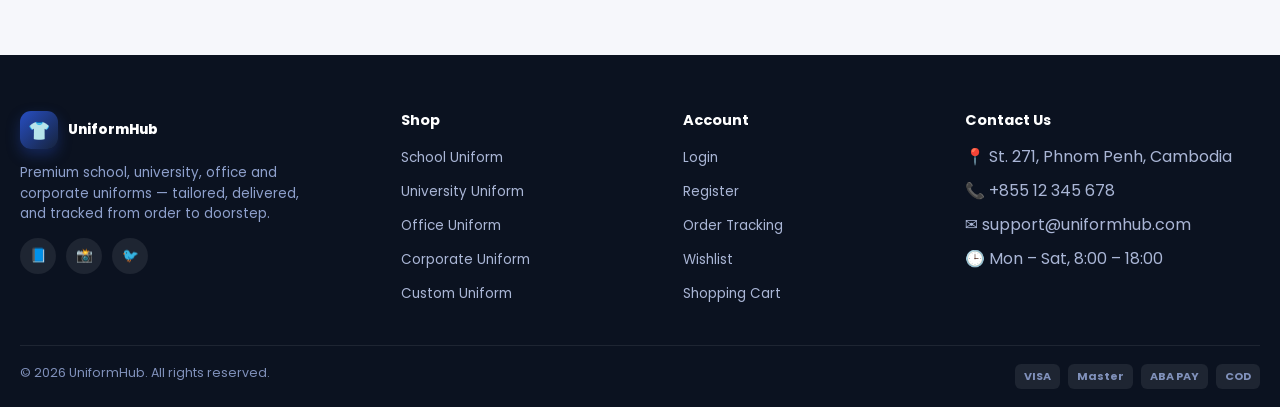
<file: products.html>
<!DOCTYPE html>
<html lang="en" data-lang="en">
<head>
<meta charset="UTF-8">
<meta name="viewport" content="width=device-width, initial-scale=1.0">
<title>Shop Uniforms — UniformHub</title>
<link rel="preconnect" href="https://fonts.googleapis.com">
<link href="https://fonts.googleapis.com/css2?family=Poppins:wght@400;500;600;700;800&family=Battambang:wght@400;700&display=swap" rel="stylesheet">
<link rel="stylesheet" href="css/style.css">
</head>
<body data-page="products">

  <div class="topbar">
    <div class="container">
      <div class="topbar-left"><span>📞 +855 12 345 678</span><span>✉️ support@uniformhub.com</span></div>
      <div class="topbar-right">
        <div class="switcher"><button class="lang-btn" data-lang="en">EN</button><button class="lang-btn" data-lang="km">ខ្មែរ</button></div>
        <div class="switcher"><button class="cur-btn" data-cur="USD">USD</button><button class="cur-btn" data-cur="KHR">KHR</button></div>
      </div>
    </div>
  </div>

  <header class="site-header">
    <div class="container">
      <button class="menu-toggle" id="menuToggle" aria-label="Menu">☰</button>
      <a href="index.html" class="brand"><span class="logo-mark">👕</span><span>UniformHub<span class="sub" lang-en>Uniform Specialists</span><span class="sub" lang-km>អ្នកឯកទេសឯកសណ្ឋាន</span></span></a>
      <nav class="main-nav" id="mainNav">
        <a href="index.html" data-nav="home"><span lang-en>Home</span><span lang-km>ទំព័រដើម</span></a>
        <a href="products.html" data-nav="products"><span lang-en>Shop</span><span lang-km>ទំនិញ</span></a>
        <a href="custom-order.html" data-nav="custom"><span lang-en>Custom Uniform</span><span lang-km>តាមបំណង</span></a>
        <a href="orders.html" data-nav="orders"><span lang-en>Track Order</span><span lang-km>តាមដានការបញ្ជាទិញ</span></a>
      </nav>
      <form class="header-search" id="headerSearch">
        <input type="text" id="headerSearchInput" placeholder="Search uniforms...">
        <button type="submit">🔍</button>
      </form>
      <div class="header-actions">
        <button type="button" class="icon-btn search-toggle-btn" id="searchToggle">🔍</button>
        <a href="wishlist.html" class="icon-btn">❤️<span class="badge-count js-wish-count" style="display:none">0</span></a>
        <a href="cart.html" class="icon-btn">🛒<span class="badge-count js-cart-count" style="display:none">0</span></a>
        <div class="user-menu"><button type="button" class="icon-btn">👤</button><div class="user-drop" id="userMenuBox"></div></div>
      </div>
    </div>
  </header>

  <div class="container">
    <div class="breadcrumb">
      <a href="index.html"><span lang-en>Home</span><span lang-km>ទំព័រដើម</span></a> / <span lang-en>Shop</span><span lang-km>ទំនិញ</span>
    </div>
  </div>

  <div class="container section" style="padding-top:8px;">
    <div class="shop-layout">
      <aside class="filter-box">
        <div class="filter-group">
          <h4 lang-en>Search</h4><h4 lang-km>ស្វែងរក</h4>
          <input type="text" id="sidebarSearch" placeholder="Search..." style="width:100%;padding:10px 12px;border-radius:8px;border:1.5px solid var(--border);">
        </div>
        <div class="filter-group">
          <h4 lang-en>Category</h4><h4 lang-km>ប្រភេទ</h4>
          <div id="catFilterList"></div>
        </div>
        <div class="filter-group">
          <h4 lang-en>Size</h4><h4 lang-km>ទំហំ</h4>
          <div class="size-grid" id="sizeFilterList"></div>
        </div>
        <div class="filter-group">
          <h4 lang-en>Color</h4><h4 lang-km>ពណ៌</h4>
          <div class="color-row" id="colorFilterList"></div>
        </div>
        <div class="filter-group">
          <h4 lang-en>Max Price</h4><h4 lang-km>តម្លៃខ្ពស់បំផុត</h4>
          <div class="price-range">
            <input type="range" id="priceRange" min="0" max="100" value="100">
          </div>
          <div style="font-size:13px;font-weight:700;margin-top:6px;" id="priceValueLabel"></div>
        </div>
        <button class="btn btn-outline btn-block" id="clearFilters"><span lang-en>Clear Filters</span><span lang-km>សម្អាតតម្រង</span></button>
      </aside>

      <div>
        <div class="chip-row" id="activeChips"></div>
        <div class="toolbar">
          <span class="result-count" id="resultCount"></span>
          <select id="sortSelect">
            <option value="featured">Sort: Featured</option>
            <option value="price-asc">Price: Low to High</option>
            <option value="price-desc">Price: High to Low</option>
            <option value="newest">Newest First</option>
            <option value="rating">Top Rated</option>
          </select>
        </div>
        <div class="product-grid" id="productsGrid"></div>
        <div class="empty-state" id="emptyState" style="display:none;">
          <div class="ic">🔍</div>
          <h3 lang-en>No products found</h3><h3 lang-km>រកមិនឃើញទំនិញ</h3>
          <p lang-en>Try adjusting your filters or search term.</p>
          <p lang-km>សូមព្យាយាមកែសម្រួលតម្រង ឬពាក្យស្វែងរករបស់អ្នក។</p>
        </div>
      </div>
    </div>
  </div>

  <footer class="site-footer">
    <div class="container footer-grid">
      <div class="footer-brand">
        <a href="index.html" class="brand" style="color:#fff;margin-bottom:14px;display:flex;"><span class="logo-mark">👕</span><span style="color:#fff;">UniformHub</span></a>
        <p><span lang-en>Premium school, university, office and corporate uniforms — tailored, delivered, and tracked from order to doorstep.</span><span lang-km>ឯកសណ្ឋានគុណភាពខ្ពស់សម្រាប់សាលារៀន សាកលវិទ្យាល័យ ការិយាល័យ និងក្រុមហ៊ុន — កាត់ដេរតាមបំណង ដឹកជញ្ជូន និងតាមដានពីការបញ្ជាទិញរហូតដល់ដៃ។</span></p>
        <div class="social-row"><a href="#">📘</a><a href="#">📸</a><a href="#">🐦</a></div>
      </div>
      <div><h4><span lang-en>Shop</span><span lang-km>ទំនិញ</span></h4>
        <ul>
          <li><a href="products.html?cat=school"><span lang-en>School Uniform</span><span lang-km>ឯកសណ្ឋានសាលារៀន</span></a></li>
          <li><a href="products.html?cat=university"><span lang-en>University Uniform</span><span lang-km>ឯកសណ្ឋានសាកលវិទ្យាល័យ</span></a></li>
          <li><a href="products.html?cat=office"><span lang-en>Office Uniform</span><span lang-km>ឯកសណ្ឋានការិយាល័យ</span></a></li>
          <li><a href="products.html?cat=corporate"><span lang-en>Corporate Uniform</span><span lang-km>ឯកសណ្ឋានក្រុមហ៊ុន</span></a></li>
          <li><a href="custom-order.html"><span lang-en>Custom Uniform</span><span lang-km>ឯកសណ្ឋានតាមបំណង</span></a></li>
        </ul>
      </div>
      <div><h4><span lang-en>Account</span><span lang-km>គណនី</span></h4>
        <ul>
          <li><a href="login.html"><span lang-en>Login</span><span lang-km>ចូលគណនី</span></a></li>
          <li><a href="register.html"><span lang-en>Register</span><span lang-km>ចុះឈ្មោះ</span></a></li>
          <li><a href="orders.html"><span lang-en>Order Tracking</span><span lang-km>តាមដានការបញ្ជាទិញ</span></a></li>
          <li><a href="wishlist.html"><span lang-en>Wishlist</span><span lang-km>បញ្ជីចង់បាន</span></a></li>
          <li><a href="cart.html"><span lang-en>Shopping Cart</span><span lang-km>រទេះទំនិញ</span></a></li>
        </ul>
      </div>
      <div><h4><span lang-en>Contact Us</span><span lang-km>ទាក់ទងមកយើង</span></h4>
        <ul>
          <li>📍 <span lang-en>St. 271, Phnom Penh, Cambodia</span><span lang-km>ផ្លូវ ២៧១ ភ្នំពេញ កម្ពុជា</span></li>
          <li>📞 +855 12 345 678</li>
          <li>✉️ support@uniformhub.com</li>
          <li>🕒 <span lang-en>Mon – Sat, 8:00 – 18:00</span><span lang-km>ច័ន្ទ–សៅរ៍ ៨:០០–១៨:០០</span></li>
        </ul>
      </div>
    </div>
    <div class="container footer-bottom">
      <span>© 2026 UniformHub. <span lang-en>All rights reserved.</span><span lang-km>រក្សាសិទ្ធិគ្រប់យ៉ាង។</span></span>
      <div class="pay-icons"><span>VISA</span><span>Master</span><span>ABA PAY</span><span>COD</span></div>
    </div>
  </footer>

  <div id="toast-stack"></div>

  <script src="js/data.js"></script>
  <script src="js/i18n.js"></script>
  <script src="js/auth.js"></script>
  <script src="js/cart.js"></script>
  <script src="js/wishlist.js"></script>
  <script src="js/product-render.js"></script>
  <script src="js/main.js"></script>
  <script src="js/products-page.js"></script>
</body>
</html>
</file>
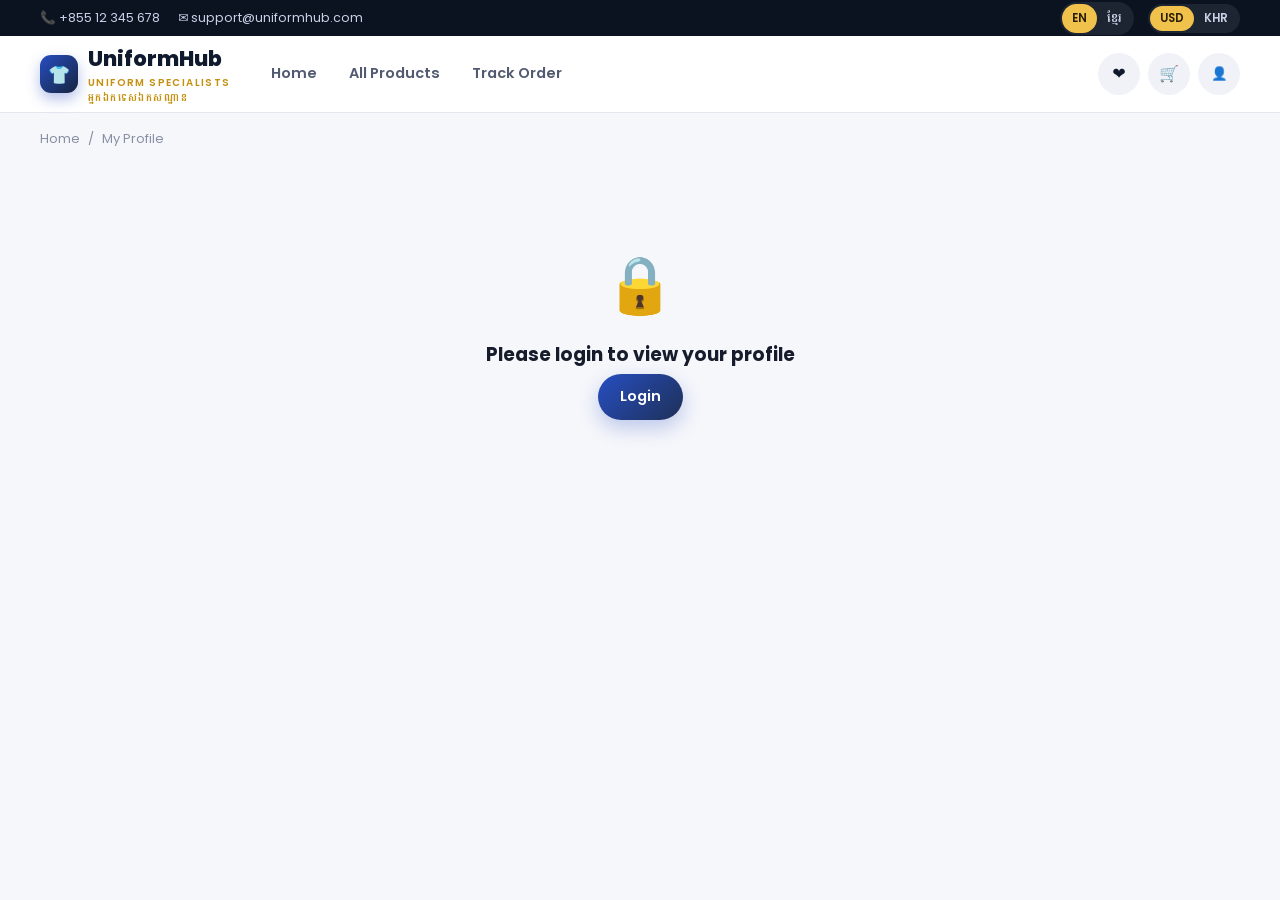
<file: profile.html>
<!DOCTYPE html>
<html lang="en" data-lang="en">
<head>
<meta charset="UTF-8">
<meta name="viewport" content="width=device-width, initial-scale=1.0">
<title>My Profile — UniformHub</title>
<link rel="preconnect" href="https://fonts.googleapis.com">
<link href="https://fonts.googleapis.com/css2?family=Poppins:wght@400;500;600;700;800&family=Battambang:wght@400;700&display=swap" rel="stylesheet">
<link rel="stylesheet" href="css/style.css">
</head>
<body data-page="profile">

  <div class="topbar">
    <div class="container">
      <div class="topbar-left"><span>📞 +855 12 345 678</span><span>✉️ support@uniformhub.com</span></div>
      <div class="topbar-right">
        <div class="switcher"><button class="lang-btn" data-lang="en">EN</button><button class="lang-btn" data-lang="km">ខ្មែរ</button></div>
        <div class="switcher"><button class="cur-btn" data-cur="USD">USD</button><button class="cur-btn" data-cur="KHR">KHR</button></div>
      </div>
    </div>
  </div>

  <header class="site-header">
    <div class="container">
      <button class="menu-toggle" id="menuToggle" aria-label="Menu">☰</button>
      <a href="index.html" class="brand"><span class="logo-mark">👕</span><span>UniformHub<span class="sub" lang-en>Uniform Specialists</span><span class="sub" lang-km>អ្នកឯកទេសឯកសណ្ឋាន</span></span></a>
      <nav class="main-nav" id="mainNav">
        <a href="index.html" data-nav="home"><span lang-en>Home</span><span lang-km>ទំព័រដើម</span></a>
        <a href="products.html" data-nav="products"><span lang-en>All Products</span><span lang-km>ទំនិញទាំងអស់</span></a>
        <a href="orders.html" data-nav="orders"><span lang-en>Track Order</span><span lang-km>តាមដានការបញ្ជាទិញ</span></a>
      </nav>
      <div class="header-actions">
        <a href="wishlist.html" class="icon-btn">❤️<span class="badge-count js-wish-count" style="display:none">0</span></a>
        <a href="cart.html" class="icon-btn">🛒<span class="badge-count js-cart-count" style="display:none">0</span></a>
        <div class="user-menu"><button type="button" class="icon-btn">👤</button><div class="user-drop" id="userMenuBox"></div></div>
      </div>
    </div>
  </header>

  <div class="container">
    <div class="breadcrumb"><a href="index.html"><span lang-en>Home</span><span lang-km>ទំព័រដើម</span></a> / <span lang-en>My Profile</span><span lang-km>ប្រវត្តិរូប</span></div>
  </div>

  <div class="container section" style="padding-top:8px;max-width:900px;">
    <div id="profileLoginPrompt" class="empty-state" style="display:none;">
      <div class="ic">🔒</div>
      <h3 lang-en>Please login to view your profile</h3><h3 lang-km>សូមចូលគណនីដើម្បីមើលប្រវត្តិរូបរបស់អ្នក</h3>
      <a href="login.html?next=profile.html" class="btn btn-primary"><span lang-en>Login</span><span lang-km>ចូលគណនី</span></a>
    </div>

    <div id="profileContent" style="display:none;">
      <div class="stat-grid" style="grid-template-columns:repeat(3,1fr);">
        <div class="stat-card"><span class="ic" style="background:#e2eafe;">📦</span><div><b id="statOrders">0</b><span lang-en>Total Orders</span><span lang-km>ការបញ្ជាទិញសរុប</span></div></div>
        <div class="stat-card"><span class="ic" style="background:#fde7e7;">❤️</span><div><b id="statWishlist">0</b><span lang-en>Wishlist Items</span><span lang-km>ទំនិញចង់បាន</span></div></div>
        <div class="stat-card"><span class="ic" style="background:#e0f6e6;">💰</span><div><b id="statSpent">$0</b><span lang-en>Total Spent</span><span lang-km>ចំណាយសរុប</span></div></div>
      </div>

      <div class="form-card" style="margin-top:22px;">
        <h3 lang-en>Account Details</h3><h3 lang-km>ព័ត៌មានគណនី</h3>
        <div id="profileMsg" style="display:none;background:#e0f6e6;color:var(--green-600);padding:10px 14px;border-radius:8px;font-size:13px;font-weight:600;margin-bottom:14px;"></div>
        <form id="profileForm">
          <div class="form-row">
            <div class="form-group"><label lang-en>Full Name</label><label lang-km>ឈ្មោះពេញ</label><input type="text" id="pName" required></div>
            <div class="form-group"><label lang-en>Email</label><label lang-km>អ៊ីមែល</label><input type="email" id="pEmail" disabled></div>
          </div>
          <div class="form-row">
            <div class="form-group"><label lang-en>Phone Number</label><label lang-km>លេខទូរស័ព្ទ</label><input type="tel" id="pPhone"></div>
            <div class="form-group"><label lang-en>Role</label><label lang-km>តួនាទី</label><input type="text" id="pRole" disabled></div>
          </div>
          <div class="form-group"><label lang-en>Delivery Address</label><label lang-km>អាសយដ្ឋានដឹកជញ្ជូន</label><textarea id="pAddress" rows="2"></textarea></div>
          <button type="submit" class="btn btn-primary"><span lang-en>Save Changes</span><span lang-km>រក្សាទុកការផ្លាស់ប្តូរ</span></button>
        </form>
      </div>

      <div style="display:flex;gap:14px;margin-top:20px;flex-wrap:wrap;">
        <a href="orders.html" class="btn btn-outline">📦 <span lang-en>My Orders</span><span lang-km>ការបញ្ជាទិញរបស់ខ្ញុំ</span></a>
        <a href="wishlist.html" class="btn btn-outline">❤️ <span lang-en>My Wishlist</span><span lang-km>បញ្ជីចង់បាន</span></a>
        <button type="button" id="profileLogoutBtn" class="btn btn-danger">🚪 <span lang-en>Logout</span><span lang-km>ចាកចេញ</span></button>
      </div>
    </div>
  </div>

  <div id="toast-stack"></div>

  <script src="js/data.js"></script>
  <script src="js/i18n.js"></script>
  <script src="js/auth.js"></script>
  <script src="js/cart.js"></script>
  <script src="js/wishlist.js"></script>
  <script src="js/main.js"></script>
  <script>
    function loadProfile() {
      const user = Auth.currentUser();
      if (!user) {
        document.getElementById('profileLoginPrompt').style.display = 'block';
        document.getElementById('profileContent').style.display = 'none';
        return;
      }
      document.getElementById('profileLoginPrompt').style.display = 'none';
      document.getElementById('profileContent').style.display = 'block';

      document.getElementById('pName').value = user.name || '';
      document.getElementById('pEmail').value = user.email || '';
      document.getElementById('pPhone').value = user.phone || '';
      document.getElementById('pAddress').value = user.address || '';
      document.getElementById('pRole').value = user.role === 'admin' ? t('Administrator', 'អ្នកគ្រប់គ្រង') : t('Customer', 'អតិថិជន');

      const myOrders = Store.getOrders().filter(o => o.userId === user.id);
      document.getElementById('statOrders').textContent = myOrders.length;
      document.getElementById('statWishlist').textContent = Wishlist.count();
      const spent = myOrders.filter(o => o.status !== 'cancelled').reduce((s, o) => s + o.total, 0);
      document.getElementById('statSpent').textContent = fmtPrice(spent);
    }

    document.getElementById('profileForm').addEventListener('submit', e => {
      e.preventDefault();
      const user = Auth.currentUser();
      if (!user) return;
      Auth.updateProfile(user.id, {
        name: document.getElementById('pName').value.trim(),
        phone: document.getElementById('pPhone').value.trim(),
        address: document.getElementById('pAddress').value.trim()
      });
      const msg = document.getElementById('profileMsg');
      msg.textContent = t('Profile updated successfully.', 'ព័ត៌មានគណនីត្រូវបានធ្វើបច្ចុប្បន្នភាព។');
      msg.style.display = 'block';
      toast(t('Profile updated.', 'បានធ្វើបច្ចុប្បន្នភាពគណនី។'), 'success');
      renderUserMenu();
    });

    document.getElementById('profileLogoutBtn').addEventListener('click', () => {
      Auth.logout();
      toast(t('Logged out.', 'បានចាកចេញ។'), 'info');
      setTimeout(() => location.href = 'index.html', 500);
    });

    document.addEventListener('DOMContentLoaded', loadProfile);
    document.addEventListener('uh:langchange', loadProfile);
    document.addEventListener('uh:currencychange', loadProfile);
  </script>
</body>
</html>
</file>
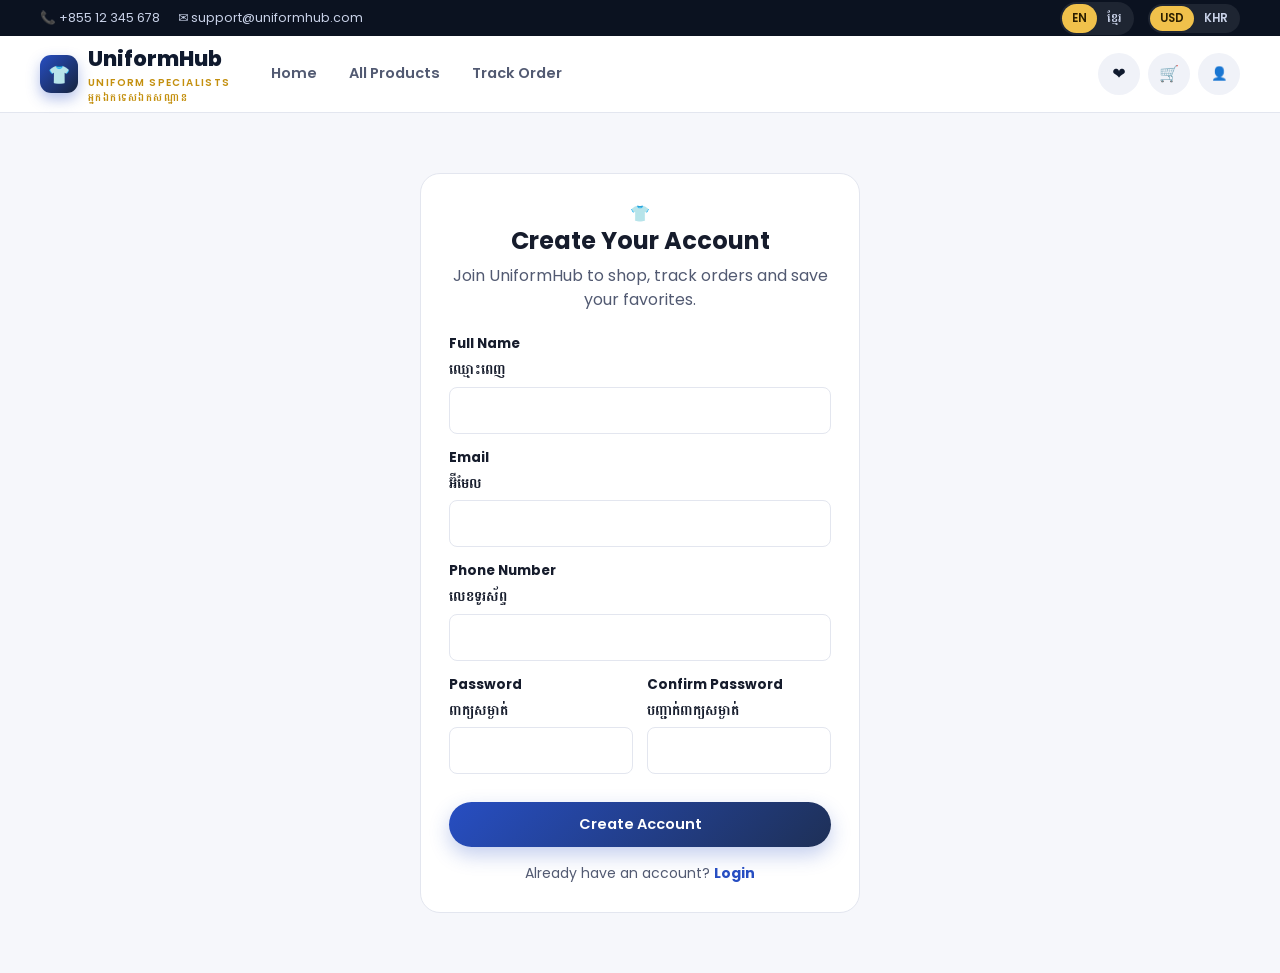
<file: register.html>
<!DOCTYPE html>
<html lang="en" data-lang="en">
<head>
<meta charset="UTF-8">
<meta name="viewport" content="width=device-width, initial-scale=1.0">
<title>Register — UniformHub</title>
<link rel="preconnect" href="https://fonts.googleapis.com">
<link href="https://fonts.googleapis.com/css2?family=Poppins:wght@400;500;600;700;800&family=Battambang:wght@400;700&display=swap" rel="stylesheet">
<link rel="stylesheet" href="css/style.css">
</head>
<body data-page="register">

  <div class="topbar">
    <div class="container">
      <div class="topbar-left"><span>📞 +855 12 345 678</span><span>✉️ support@uniformhub.com</span></div>
      <div class="topbar-right">
        <div class="switcher"><button class="lang-btn" data-lang="en">EN</button><button class="lang-btn" data-lang="km">ខ្មែរ</button></div>
        <div class="switcher"><button class="cur-btn" data-cur="USD">USD</button><button class="cur-btn" data-cur="KHR">KHR</button></div>
      </div>
    </div>
  </div>

  <header class="site-header">
    <div class="container">
      <button class="menu-toggle" id="menuToggle" aria-label="Menu">☰</button>
      <a href="index.html" class="brand"><span class="logo-mark">👕</span><span>UniformHub<span class="sub" lang-en>Uniform Specialists</span><span class="sub" lang-km>អ្នកឯកទេសឯកសណ្ឋាន</span></span></a>
      <nav class="main-nav" id="mainNav">
        <a href="index.html" data-nav="home"><span lang-en>Home</span><span lang-km>ទំព័រដើម</span></a>
        <a href="products.html" data-nav="products"><span lang-en>All Products</span><span lang-km>ទំនិញទាំងអស់</span></a>
        <a href="orders.html" data-nav="orders"><span lang-en>Track Order</span><span lang-km>តាមដានការបញ្ជាទិញ</span></a>
      </nav>
      <div class="header-actions">
        <a href="wishlist.html" class="icon-btn">❤️<span class="badge-count js-wish-count" style="display:none">0</span></a>
        <a href="cart.html" class="icon-btn">🛒<span class="badge-count js-cart-count" style="display:none">0</span></a>
        <div class="user-menu"><button type="button" class="icon-btn">👤</button><div class="user-drop" id="userMenuBox"></div></div>
      </div>
    </div>
  </header>

  <div class="container">
    <div class="auth-shell">
      <div class="form-card">
        <div style="text-align:center;margin-bottom:22px;">
          <span class="logo-mark" style="margin:0 auto 12px;">👕</span>
          <h2 lang-en>Create Your Account</h2><h2 lang-km>បង្កើតគណនីរបស់អ្នក</h2>
          <p lang-en>Join UniformHub to shop, track orders and save your favorites.</p>
          <p lang-km>ចូលរួមជាមួយ UniformHub ដើម្បីទិញទំនិញ តាមដានការបញ្ជាទិញ និងរក្សាទុកទំនិញដែលចូលចិត្ត។</p>
        </div>
        <div id="regError" style="display:none;background:#fde7e7;color:var(--red-500);padding:10px 14px;border-radius:8px;font-size:13px;font-weight:600;margin-bottom:14px;"></div>
        <form id="regForm">
          <div class="form-group"><label lang-en>Full Name</label><label lang-km>ឈ្មោះពេញ</label><input type="text" id="regName" required></div>
          <div class="form-group"><label lang-en>Email</label><label lang-km>អ៊ីមែល</label><input type="email" id="regEmail" required></div>
          <div class="form-group"><label lang-en>Phone Number</label><label lang-km>លេខទូរស័ព្ទ</label><input type="tel" id="regPhone"></div>
          <div class="form-row">
            <div class="form-group"><label lang-en>Password</label><label lang-km>ពាក្យសម្ងាត់</label><input type="password" id="regPassword" required minlength="4"></div>
            <div class="form-group"><label lang-en>Confirm Password</label><label lang-km>បញ្ជាក់ពាក្យសម្ងាត់</label><input type="password" id="regPassword2" required minlength="4"></div>
          </div>
          <button type="submit" class="btn btn-primary btn-block"><span lang-en>Create Account</span><span lang-km>បង្កើតគណនី</span></button>
        </form>
        <div class="auth-switch"><span lang-en>Already have an account?</span><span lang-km>មានគណនីរួចហើយ?</span> <a href="login.html" style="color:var(--blue-600);font-weight:700;"><span lang-en>Login</span><span lang-km>ចូលគណនី</span></a></div>
      </div>
    </div>
  </div>

  <div id="toast-stack"></div>

  <script src="js/data.js"></script>
  <script src="js/i18n.js"></script>
  <script src="js/auth.js"></script>
  <script src="js/cart.js"></script>
  <script src="js/wishlist.js"></script>
  <script src="js/main.js"></script>
  <script>
    const nextUrl = new URLSearchParams(location.search).get('next') || 'index.html';
    if (Auth.isLoggedIn()) location.href = nextUrl;

    document.getElementById('regForm').addEventListener('submit', e => {
      e.preventDefault();
      const errBox = document.getElementById('regError');
      const p1 = document.getElementById('regPassword').value;
      const p2 = document.getElementById('regPassword2').value;
      if (p1 !== p2) {
        errBox.textContent = t('Passwords do not match.', 'ពាក្យសម្ងាត់មិនត្រូវគ្នាទេ។');
        errBox.style.display = 'block';
        return;
      }
      const res = Auth.register({
        name: document.getElementById('regName').value.trim(),
        email: document.getElementById('regEmail').value.trim(),
        password: p1,
        phone: document.getElementById('regPhone').value.trim()
      });
      if (!res.ok) {
        errBox.textContent = res.error;
        errBox.style.display = 'block';
        return;
      }
      errBox.style.display = 'none';
      toast(t('Account created! Welcome, ', 'បង្កើតគណនីជោគជ័យ! សូមស្វាគមន៍, ') + res.user.name + '.', 'success');
      setTimeout(() => { location.href = nextUrl; }, 600);
    });
  </script>
</body>
</html>
</file>
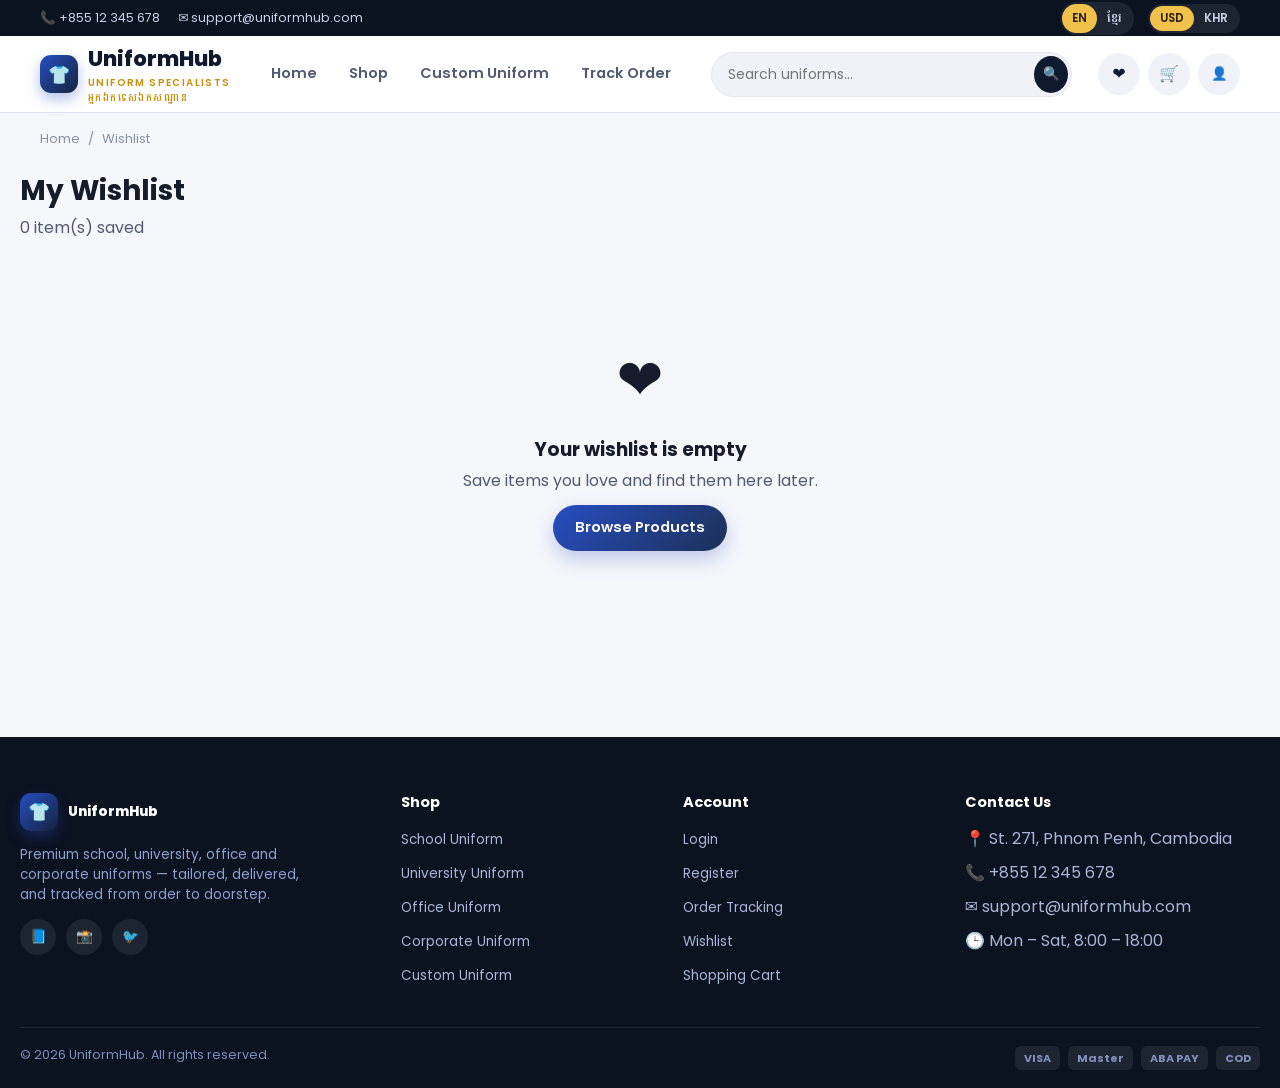
<file: wishlist.html>
<!DOCTYPE html>
<html lang="en" data-lang="en">
<head>
<meta charset="UTF-8">
<meta name="viewport" content="width=device-width, initial-scale=1.0">
<title>Wishlist — UniformHub</title>
<link rel="preconnect" href="https://fonts.googleapis.com">
<link href="https://fonts.googleapis.com/css2?family=Poppins:wght@400;500;600;700;800&family=Battambang:wght@400;700&display=swap" rel="stylesheet">
<link rel="stylesheet" href="css/style.css">
</head>
<body data-page="wishlist">

  <div class="topbar">
    <div class="container">
      <div class="topbar-left"><span>📞 +855 12 345 678</span><span>✉️ support@uniformhub.com</span></div>
      <div class="topbar-right">
        <div class="switcher"><button class="lang-btn" data-lang="en">EN</button><button class="lang-btn" data-lang="km">ខ្មែរ</button></div>
        <div class="switcher"><button class="cur-btn" data-cur="USD">USD</button><button class="cur-btn" data-cur="KHR">KHR</button></div>
      </div>
    </div>
  </div>

  <header class="site-header">
    <div class="container">
      <button class="menu-toggle" id="menuToggle" aria-label="Menu">☰</button>
      <a href="index.html" class="brand"><span class="logo-mark">👕</span><span>UniformHub<span class="sub" lang-en>Uniform Specialists</span><span class="sub" lang-km>អ្នកឯកទេសឯកសណ្ឋាន</span></span></a>
      <nav class="main-nav" id="mainNav">
        <a href="index.html" data-nav="home"><span lang-en>Home</span><span lang-km>ទំព័រដើម</span></a>
        <a href="products.html" data-nav="products"><span lang-en>Shop</span><span lang-km>ទំនិញ</span></a>
        <a href="custom-order.html" data-nav="custom"><span lang-en>Custom Uniform</span><span lang-km>តាមបំណង</span></a>
        <a href="orders.html" data-nav="orders"><span lang-en>Track Order</span><span lang-km>តាមដានការបញ្ជាទិញ</span></a>
      </nav>
      <form class="header-search" id="headerSearch">
        <input type="text" id="headerSearchInput" placeholder="Search uniforms...">
        <button type="submit">🔍</button>
      </form>
      <div class="header-actions">
        <button type="button" class="icon-btn search-toggle-btn" id="searchToggle">🔍</button>
        <a href="wishlist.html" class="icon-btn">❤️<span class="badge-count js-wish-count" style="display:none">0</span></a>
        <a href="cart.html" class="icon-btn">🛒<span class="badge-count js-cart-count" style="display:none">0</span></a>
        <div class="user-menu"><button type="button" class="icon-btn">👤</button><div class="user-drop" id="userMenuBox"></div></div>
      </div>
    </div>
  </header>

  <div class="container">
    <div class="breadcrumb"><a href="index.html"><span lang-en>Home</span><span lang-km>ទំព័រដើម</span></a> / <span lang-en>Wishlist</span><span lang-km>បញ្ជីចង់បាន</span></div>
  </div>

  <div class="container section" style="padding-top:8px;">
    <div class="section-head">
      <div><h2 lang-en>My Wishlist</h2><h2 lang-km>បញ្ជីចង់បានរបស់ខ្ញុំ</h2><p id="wishSubtitle"></p></div>
    </div>
    <div id="wishEmpty" class="empty-state" style="display:none;">
      <div class="ic">❤️</div>
      <h3 lang-en>Your wishlist is empty</h3><h3 lang-km>បញ្ជីចង់បានរបស់អ្នកទទេ</h3>
      <p lang-en>Save items you love and find them here later.</p><p lang-km>រក្សាទុកទំនិញដែលអ្នកចូលចិត្ត ហើយស្វែងរកនៅទីនេះនៅពេលក្រោយ។</p>
      <a href="products.html" class="btn btn-primary"><span lang-en>Browse Products</span><span lang-km>ស្វែងរកទំនិញ</span></a>
    </div>
    <div class="product-grid" id="wishGrid"></div>
  </div>

  <footer class="site-footer">
    <div class="container footer-grid">
      <div class="footer-brand">
        <a href="index.html" class="brand" style="color:#fff;margin-bottom:14px;display:flex;"><span class="logo-mark">👕</span><span style="color:#fff;">UniformHub</span></a>
        <p><span lang-en>Premium school, university, office and corporate uniforms — tailored, delivered, and tracked from order to doorstep.</span><span lang-km>ឯកសណ្ឋានគុណភាពខ្ពស់សម្រាប់សាលារៀន សាកលវិទ្យាល័យ ការិយាល័យ និងក្រុមហ៊ុន — កាត់ដេរតាមបំណង ដឹកជញ្ជូន និងតាមដានពីការបញ្ជាទិញរហូតដល់ដៃ។</span></p>
        <div class="social-row"><a href="#">📘</a><a href="#">📸</a><a href="#">🐦</a></div>
      </div>
      <div><h4><span lang-en>Shop</span><span lang-km>ទំនិញ</span></h4>
        <ul>
          <li><a href="products.html?cat=school"><span lang-en>School Uniform</span><span lang-km>ឯកសណ្ឋានសាលារៀន</span></a></li>
          <li><a href="products.html?cat=university"><span lang-en>University Uniform</span><span lang-km>ឯកសណ្ឋានសាកលវិទ្យាល័យ</span></a></li>
          <li><a href="products.html?cat=office"><span lang-en>Office Uniform</span><span lang-km>ឯកសណ្ឋានការិយាល័យ</span></a></li>
          <li><a href="products.html?cat=corporate"><span lang-en>Corporate Uniform</span><span lang-km>ឯកសណ្ឋានក្រុមហ៊ុន</span></a></li>
          <li><a href="custom-order.html"><span lang-en>Custom Uniform</span><span lang-km>ឯកសណ្ឋានតាមបំណង</span></a></li>
        </ul>
      </div>
      <div><h4><span lang-en>Account</span><span lang-km>គណនី</span></h4>
        <ul>
          <li><a href="login.html"><span lang-en>Login</span><span lang-km>ចូលគណនី</span></a></li>
          <li><a href="register.html"><span lang-en>Register</span><span lang-km>ចុះឈ្មោះ</span></a></li>
          <li><a href="orders.html"><span lang-en>Order Tracking</span><span lang-km>តាមដានការបញ្ជាទិញ</span></a></li>
          <li><a href="wishlist.html"><span lang-en>Wishlist</span><span lang-km>បញ្ជីចង់បាន</span></a></li>
          <li><a href="cart.html"><span lang-en>Shopping Cart</span><span lang-km>រទេះទំនិញ</span></a></li>
        </ul>
      </div>
      <div><h4><span lang-en>Contact Us</span><span lang-km>ទាក់ទងមកយើង</span></h4>
        <ul>
          <li>📍 <span lang-en>St. 271, Phnom Penh, Cambodia</span><span lang-km>ផ្លូវ ២៧១ ភ្នំពេញ កម្ពុជា</span></li>
          <li>📞 +855 12 345 678</li>
          <li>✉️ support@uniformhub.com</li>
          <li>🕒 <span lang-en>Mon – Sat, 8:00 – 18:00</span><span lang-km>ច័ន្ទ–សៅរ៍ ៨:០០–១៨:០០</span></li>
        </ul>
      </div>
    </div>
    <div class="container footer-bottom">
      <span>© 2026 UniformHub. <span lang-en>All rights reserved.</span><span lang-km>រក្សាសិទ្ធិគ្រប់យ៉ាង។</span></span>
      <div class="pay-icons"><span>VISA</span><span>Master</span><span>ABA PAY</span><span>COD</span></div>
    </div>
  </footer>

  <div id="toast-stack"></div>

  <script src="js/data.js"></script>
  <script src="js/i18n.js"></script>
  <script src="js/auth.js"></script>
  <script src="js/cart.js"></script>
  <script src="js/wishlist.js"></script>
  <script src="js/product-render.js"></script>
  <script src="js/main.js"></script>
  <script>
    function renderWishlistPage() {
      const products = Wishlist.products();
      document.getElementById('wishSubtitle').textContent = products.length + ' ' + t('item(s) saved', 'ទំនិញត្រូវបានរក្សាទុក');
      document.getElementById('wishEmpty').style.display = products.length ? 'none' : 'block';
      renderProductGrid(document.getElementById('wishGrid'), products);
    }
    document.addEventListener('DOMContentLoaded', renderWishlistPage);
    document.addEventListener('uh:langchange', renderWishlistPage);
    document.addEventListener('uh:currencychange', renderWishlistPage);
    document.addEventListener('uh:wishchange', renderWishlistPage);
  </script>
</body>
</html>
</file>
<file: css/style.css>
/* ==========================================================================
   UNIFORMHUB — Design System & Global Styles
   ========================================================================== */

:root{
  --navy-950:#0b1220;
  --navy-900:#101a2e;
  --navy-800:#16233d;
  --navy-700:#1e3057;
  --navy-600:#28407a;
  --navy-500:#33509c;
  --blue-500:#2f5fd8;
  --blue-600:#274ec2;
  --gold-400:#f0c14b;
  --gold-500:#e0a92e;
  --gold-600:#c4900f;
  --red-500:#e5484d;
  --green-500:#2f9e5c;
  --green-600:#24824a;
  --amber-500:#e8890c;

  --bg:#f6f7fb;
  --surface:#ffffff;
  --surface-2:#f0f2f8;
  --border:#e3e6ef;
  --text:#161c2c;
  --text-soft:#525a72;
  --text-mute:#8890a6;
  --shadow-sm:0 1px 2px rgba(16,24,48,.06);
  --shadow-md:0 6px 20px rgba(16,24,48,.08);
  --shadow-lg:0 18px 45px rgba(16,24,48,.14);
  --radius-sm:8px;
  --radius-md:14px;
  --radius-lg:20px;
  --radius-pill:999px;
  --container:1240px;
  --header-h:76px;
  --ff:'Poppins','Battambang','Khmer OS',system-ui,-apple-system,Segoe UI,Roboto,sans-serif;
}

*,*::before,*::after{box-sizing:border-box;}
html{scroll-behavior:smooth;}
body{
  margin:0;
  font-family:var(--ff);
  background:var(--bg);
  color:var(--text);
  -webkit-font-smoothing:antialiased;
  line-height:1.5;
}
img{max-width:100%;display:block;}
a{color:inherit;text-decoration:none;}
ul{list-style:none;margin:0;padding:0;}
button{font-family:inherit;cursor:pointer;}
input,select,textarea{font-family:inherit;}
.container{max-width:var(--container);margin:0 auto;padding:0 20px;}
h1,h2,h3,h4{margin:0 0 8px;line-height:1.25;font-weight:700;}
p{margin:0 0 12px;color:var(--text-soft);}
[lang-km]{display:none;}
html[data-lang="km"] [lang-en]{display:none;}
html[data-lang="km"] [lang-km]{display:inline;}
html[data-lang="km"] [lang-km].block{display:block;}

/* ---------- Buttons ---------- */
.btn{
  display:inline-flex;align-items:center;justify-content:center;gap:8px;
  padding:12px 22px;border-radius:var(--radius-pill);border:none;
  font-weight:600;font-size:14.5px;transition:.18s ease;white-space:nowrap;
}
.btn-primary{background:linear-gradient(135deg,var(--blue-600),var(--navy-700));color:#fff;box-shadow:0 8px 20px rgba(39,78,194,.28);}
.btn-primary:hover{transform:translateY(-2px);box-shadow:0 12px 26px rgba(39,78,194,.36);}
.btn-gold{background:linear-gradient(135deg,var(--gold-400),var(--gold-600));color:#2a1e00;box-shadow:0 8px 20px rgba(224,169,46,.32);}
.btn-gold:hover{transform:translateY(-2px);}
.btn-outline{background:transparent;border:1.5px solid var(--border);color:var(--text);}
.btn-outline:hover{border-color:var(--blue-500);color:var(--blue-600);}
.btn-outline-light{background:rgba(255,255,255,.08);border:1.5px solid rgba(255,255,255,.5);color:#fff;}
.btn-outline-light:hover{background:rgba(255,255,255,.18);}
.btn-danger{background:var(--red-500);color:#fff;}
.btn-danger:hover{background:#cf3d42;}
.btn-ghost{background:var(--surface-2);color:var(--text);}
.btn-ghost:hover{background:var(--border);}
.btn-sm{padding:8px 14px;font-size:13px;}
.btn-block{width:100%;}
.btn:disabled{opacity:.5;cursor:not-allowed;transform:none!important;}
.btn-icon{width:40px;height:40px;padding:0;border-radius:50%;background:var(--surface-2);color:var(--text);}
.btn-icon:hover{background:var(--border);}

/* ---------- Header ---------- */
.topbar{background:var(--navy-950);color:#c9d2e8;font-size:12.5px;}
.topbar .container{display:flex;align-items:center;justify-content:space-between;height:36px;}
.topbar-left{display:flex;gap:18px;align-items:center;}
.topbar-left span{display:flex;align-items:center;gap:6px;}
.topbar-right{display:flex;align-items:center;gap:14px;}
.switcher{display:flex;background:rgba(255,255,255,.08);border-radius:var(--radius-pill);padding:2px;}
.switcher button{background:none;border:none;color:#c9d2e8;font-size:11.5px;font-weight:600;padding:4px 10px;border-radius:var(--radius-pill);}
.switcher button.active{background:var(--gold-400);color:#2a1e00;}

.site-header{position:sticky;top:0;z-index:200;background:rgba(255,255,255,.92);backdrop-filter:blur(10px);border-bottom:1px solid var(--border);}
.site-header .container{display:flex;align-items:center;gap:26px;height:var(--header-h);}
.brand{display:flex;align-items:center;gap:10px;font-weight:800;font-size:21px;color:var(--navy-900);flex-shrink:0;}
.brand .logo-mark{width:38px;height:38px;border-radius:11px;background:linear-gradient(135deg,var(--blue-600),var(--navy-800));display:flex;align-items:center;justify-content:center;color:#fff;font-size:18px;box-shadow:0 6px 14px rgba(39,78,194,.35);}
.brand span.sub{display:block;font-size:10px;font-weight:600;letter-spacing:.14em;color:var(--gold-600);text-transform:uppercase;}

.main-nav{display:flex;align-items:center;gap:4px;flex:1;}
.main-nav a{padding:10px 14px;border-radius:var(--radius-pill);font-weight:600;font-size:14.5px;color:var(--text-soft);white-space:nowrap;}
.main-nav a:hover,.main-nav a.active{background:var(--surface-2);color:var(--navy-900);}

.header-search{flex:1;max-width:380px;position:relative;display:flex;}
.header-search input{width:100%;padding:11px 42px 11px 16px;border-radius:var(--radius-pill);border:1.5px solid var(--border);background:var(--surface-2);font-size:14px;}
.header-search input:focus{outline:none;border-color:var(--blue-500);background:#fff;}
.header-search button{position:absolute;right:4px;top:4px;bottom:4px;width:34px;border-radius:50%;border:none;background:var(--navy-900);color:#fff;display:flex;align-items:center;justify-content:center;}

.header-actions{display:flex;align-items:center;gap:8px;flex-shrink:0;}
.icon-btn{position:relative;width:42px;height:42px;border-radius:50%;display:flex;align-items:center;justify-content:center;color:var(--navy-900);background:var(--surface-2);border:none;}
.icon-btn:hover{background:var(--border);}
.badge-count{position:absolute;top:-3px;right:-3px;background:var(--red-500);color:#fff;font-size:10.5px;font-weight:700;min-width:18px;height:18px;border-radius:999px;display:flex;align-items:center;justify-content:center;padding:0 3px;border:2px solid var(--surface);}
.user-menu{position:relative;}
.user-drop{position:absolute;right:0;top:52px;background:#fff;border:1px solid var(--border);border-radius:var(--radius-md);box-shadow:var(--shadow-lg);min-width:200px;padding:8px;opacity:0;visibility:hidden;transform:translateY(-8px);transition:.16s;z-index:50;}
.user-menu:hover .user-drop,.user-drop.open{opacity:1;visibility:visible;transform:translateY(0);}
.user-drop a,.user-drop button{display:flex;align-items:center;gap:10px;width:100%;padding:10px 12px;border-radius:var(--radius-sm);background:none;border:none;font-size:14px;font-weight:500;color:var(--text);text-align:left;}
.user-drop a:hover,.user-drop button:hover{background:var(--surface-2);}
.user-drop hr{border:none;border-top:1px solid var(--border);margin:6px 0;}

.menu-toggle{display:none;width:42px;height:42px;border-radius:50%;background:var(--surface-2);border:none;align-items:center;justify-content:center;}
.search-toggle-btn{display:none;}

/* ---------- Hero / Banner ---------- */
.hero{position:relative;background:radial-gradient(1200px 500px at 15% -10%,#1f3a78 0%,var(--navy-950) 55%);color:#fff;overflow:hidden;}
.hero::after{content:"";position:absolute;inset:0;background:radial-gradient(600px 300px at 90% 110%,rgba(240,193,75,.18),transparent 60%);}
.hero .container{position:relative;display:grid;grid-template-columns:1.1fr .9fr;gap:40px;align-items:center;padding-top:64px;padding-bottom:64px;}
.hero-eyebrow{display:inline-flex;align-items:center;gap:8px;background:rgba(240,193,75,.15);color:var(--gold-400);border:1px solid rgba(240,193,75,.35);padding:6px 14px;border-radius:var(--radius-pill);font-size:12.5px;font-weight:700;letter-spacing:.03em;margin-bottom:18px;}
.hero h1{font-size:44px;line-height:1.15;margin-bottom:16px;}
.hero h1 em{font-style:normal;color:var(--gold-400);}
.hero p.lead{color:#c9d2e8;font-size:16.5px;max-width:480px;}
.hero-cta{display:flex;gap:14px;margin-top:26px;flex-wrap:wrap;}
.hero-stats{display:flex;gap:30px;margin-top:38px;}
.hero-stats div b{display:block;font-size:24px;color:#fff;}
.hero-stats div span{font-size:12.5px;color:#9fb0d4;}
.hero-visual{position:relative;display:grid;grid-template-columns:1fr 1fr;gap:16px;}
.hero-visual img{width:100%;height:100%;object-fit:cover;border-radius:var(--radius-lg);box-shadow:var(--shadow-lg);}
.hero-visual .tall{grid-row:span 2;height:100%;}
.hero-visual .card-float{position:absolute;left:-18px;bottom:22px;background:#fff;color:var(--text);border-radius:var(--radius-md);padding:14px 16px;box-shadow:var(--shadow-lg);display:flex;align-items:center;gap:12px;font-size:13px;font-weight:700;}
.hero-visual .card-float .dot{width:34px;height:34px;border-radius:50%;background:var(--green-500);color:#fff;display:flex;align-items:center;justify-content:center;}

/* ---------- Section ---------- */
.section{padding:56px 0;}
.section-head{display:flex;align-items:flex-end;justify-content:space-between;margin-bottom:28px;gap:20px;flex-wrap:wrap;}
.section-head h2{font-size:28px;}
.section-head p{margin:0;}
.eyebrow{color:var(--blue-600);font-weight:700;font-size:12.5px;letter-spacing:.08em;text-transform:uppercase;margin-bottom:6px;display:block;}

/* ---------- Category cards ---------- */
.cat-grid{display:grid;grid-template-columns:repeat(5,1fr);gap:18px;}
.cat-card{position:relative;border-radius:var(--radius-lg);overflow:hidden;height:190px;box-shadow:var(--shadow-sm);isolation:isolate;}
.cat-card img{width:100%;height:100%;object-fit:cover;transition:.4s;}
.cat-card::before{content:"";position:absolute;inset:0;background:linear-gradient(180deg,rgba(11,18,32,0) 30%,rgba(11,18,32,.85));z-index:1;}
.cat-card:hover img{transform:scale(1.08);}
.cat-card .label{position:absolute;left:16px;bottom:14px;z-index:2;color:#fff;font-weight:700;font-size:15.5px;}
.cat-card .label span{display:block;font-weight:500;font-size:12px;color:#d8dfef;}

/* ---------- Product grid & cards ---------- */
.product-grid{display:grid;grid-template-columns:repeat(4,1fr);gap:22px;}
.product-card{background:var(--surface);border-radius:var(--radius-lg);overflow:hidden;box-shadow:var(--shadow-sm);border:1px solid var(--border);transition:.2s;display:flex;flex-direction:column;}
.product-card:hover{box-shadow:var(--shadow-md);transform:translateY(-4px);}
.product-thumb{position:relative;aspect-ratio:1/1;background:var(--surface-2);overflow:hidden;}
.product-thumb img{width:100%;height:100%;object-fit:cover;transition:.35s;}
.product-card:hover .product-thumb img{transform:scale(1.06);}
.product-tags{position:absolute;top:10px;left:10px;display:flex;flex-direction:column;gap:6px;z-index:2;}
.tag{padding:4px 10px;border-radius:var(--radius-pill);font-size:11px;font-weight:700;letter-spacing:.02em;}
.tag-new{background:var(--green-500);color:#fff;}
.tag-sale{background:var(--red-500);color:#fff;}
.tag-low{background:var(--amber-500);color:#fff;}
.tag-out{background:#6a7386;color:#fff;}
.wish-fab{position:absolute;top:10px;right:10px;z-index:2;width:36px;height:36px;border-radius:50%;background:#fff;border:none;display:flex;align-items:center;justify-content:center;box-shadow:var(--shadow-sm);color:var(--text-mute);transition:.15s;}
.wish-fab:hover{color:var(--red-500);transform:scale(1.08);}
.wish-fab.active{color:var(--red-500);}
.quick-add{position:absolute;left:10px;right:10px;bottom:10px;z-index:2;opacity:0;transform:translateY(8px);transition:.2s;}
.product-card:hover .quick-add{opacity:1;transform:translateY(0);}
.product-body{padding:16px;display:flex;flex-direction:column;gap:6px;flex:1;}
.product-cat{font-size:11.5px;color:var(--blue-600);font-weight:700;text-transform:uppercase;letter-spacing:.04em;}
.product-name{font-weight:600;font-size:15px;color:var(--text);}
.product-name a:hover{color:var(--blue-600);}
.swatches{display:flex;gap:5px;margin:2px 0;}
.swatch{width:15px;height:15px;border-radius:50%;border:2px solid #fff;box-shadow:0 0 0 1px var(--border);}
.product-price-row{display:flex;align-items:center;gap:8px;margin-top:auto;padding-top:6px;}
.price{font-weight:800;font-size:17px;color:var(--navy-900);}
.price-old{font-size:13px;color:var(--text-mute);text-decoration:line-through;}
.rating{display:flex;align-items:center;gap:4px;font-size:12.5px;color:var(--gold-600);font-weight:700;}

/* ---------- Filters / sidebar ---------- */
.shop-layout{display:grid;grid-template-columns:260px 1fr;gap:30px;align-items:start;}
.filter-box{background:var(--surface);border:1px solid var(--border);border-radius:var(--radius-lg);padding:20px;position:sticky;top:calc(var(--header-h) + 16px);}
.filter-box h4{font-size:14px;text-transform:uppercase;letter-spacing:.04em;color:var(--text-mute);margin-bottom:14px;}
.filter-group{margin-bottom:22px;}
.filter-group:last-child{margin-bottom:0;}
.filter-opt{display:flex;align-items:center;gap:9px;padding:6px 0;font-size:14px;color:var(--text-soft);cursor:pointer;}
.filter-opt input{accent-color:var(--blue-600);width:16px;height:16px;}
.filter-opt .cnt{margin-left:auto;color:var(--text-mute);font-size:12px;}
.size-grid{display:flex;flex-wrap:wrap;gap:8px;}
.size-chip{border:1.5px solid var(--border);border-radius:var(--radius-sm);padding:6px 10px;font-size:13px;font-weight:600;background:#fff;cursor:pointer;}
.size-chip.active{background:var(--navy-900);color:#fff;border-color:var(--navy-900);}
.color-dot{width:24px;height:24px;border-radius:50%;border:2px solid #fff;box-shadow:0 0 0 1.5px var(--border);cursor:pointer;}
.color-dot.active{box-shadow:0 0 0 2px var(--navy-900);}
.color-row{display:flex;gap:8px;flex-wrap:wrap;}
.price-range{display:flex;align-items:center;gap:8px;font-size:13px;color:var(--text-soft);}
.price-range input[type=range]{width:100%;accent-color:var(--blue-600);}
.toolbar{display:flex;align-items:center;justify-content:space-between;margin-bottom:20px;gap:14px;flex-wrap:wrap;}
.toolbar select{padding:9px 14px;border-radius:var(--radius-sm);border:1.5px solid var(--border);background:#fff;font-size:13.5px;font-weight:600;}
.result-count{font-size:13.5px;color:var(--text-mute);}
.chip-row{display:flex;gap:8px;flex-wrap:wrap;margin-bottom:16px;}
.active-chip{display:flex;align-items:center;gap:6px;background:var(--surface-2);border-radius:var(--radius-pill);padding:6px 12px;font-size:12.5px;font-weight:600;}
.active-chip button{background:none;border:none;color:var(--text-mute);font-size:14px;line-height:1;}

/* ---------- Breadcrumb ---------- */
.breadcrumb{font-size:13px;color:var(--text-mute);padding:16px 0;display:flex;gap:8px;align-items:center;flex-wrap:wrap;}
.breadcrumb a:hover{color:var(--blue-600);}

/* ---------- Product Detail ---------- */
.pd-layout{display:grid;grid-template-columns:1fr 1fr;gap:46px;}
.pd-gallery-main{border-radius:var(--radius-lg);overflow:hidden;background:var(--surface-2);aspect-ratio:1/1;border:1px solid var(--border);}
.pd-gallery-main img{width:100%;height:100%;object-fit:cover;}
.pd-thumbs{display:flex;gap:10px;margin-top:12px;}
.pd-thumbs img{width:76px;height:76px;object-fit:cover;border-radius:10px;border:2px solid var(--border);cursor:pointer;}
.pd-thumbs img.active{border-color:var(--blue-600);}
.pd-info h1{font-size:27px;}
.pd-meta{display:flex;align-items:center;gap:14px;margin-bottom:10px;font-size:13.5px;color:var(--text-mute);}
.pd-price-row{display:flex;align-items:center;gap:12px;margin:14px 0;}
.pd-price{font-size:30px;font-weight:800;color:var(--navy-900);}
.pd-stock{font-weight:700;font-size:13px;padding:4px 10px;border-radius:var(--radius-pill);}
.pd-stock.in{background:#e4f6ea;color:var(--green-600);}
.pd-stock.low{background:#fdecd1;color:var(--amber-500);}
.pd-stock.out{background:#fde7e7;color:var(--red-500);}
.opt-block{margin:18px 0;}
.opt-block label.title{font-weight:700;font-size:13.5px;display:flex;justify-content:space-between;margin-bottom:10px;}
.qty-stepper{display:flex;align-items:center;border:1.5px solid var(--border);border-radius:var(--radius-pill);width:fit-content;}
.qty-stepper button{width:38px;height:38px;background:none;border:none;font-size:17px;font-weight:700;color:var(--text);}
.qty-stepper input{width:44px;text-align:center;border:none;font-weight:700;font-size:15px;background:none;}
.pd-actions{display:flex;gap:12px;margin-top:22px;}
.pd-actions .btn-primary{flex:1;}
.pd-actions .btn-icon{flex:none;}
.pd-features{display:grid;grid-template-columns:repeat(3,1fr);gap:12px;margin-top:26px;}
.pd-feature{background:var(--surface-2);border-radius:var(--radius-md);padding:14px;text-align:center;font-size:12.5px;font-weight:600;color:var(--text-soft);}
.pd-feature .ic{font-size:20px;margin-bottom:6px;}
.tabs{display:flex;gap:6px;border-bottom:1.5px solid var(--border);margin:46px 0 22px;}
.tab-btn{padding:12px 20px;border:none;background:none;font-weight:700;font-size:14.5px;color:var(--text-mute);border-bottom:3px solid transparent;margin-bottom:-1.5px;}
.tab-btn.active{color:var(--navy-900);border-color:var(--blue-600);}
.tab-panel{display:none;}
.tab-panel.active{display:block;}
.spec-table{width:100%;border-collapse:collapse;}
.spec-table tr{border-bottom:1px solid var(--border);}
.spec-table td{padding:12px 4px;font-size:14px;}
.spec-table td:first-child{color:var(--text-mute);font-weight:600;width:200px;}

/* ---------- Cart ---------- */
.cart-layout{display:grid;grid-template-columns:1fr 360px;gap:30px;align-items:start;}
.cart-item{display:grid;grid-template-columns:90px 1fr auto;gap:16px;padding:18px 0;border-bottom:1px solid var(--border);align-items:center;}
.cart-item img{width:90px;height:90px;object-fit:cover;border-radius:12px;}
.cart-item-name{font-weight:700;font-size:15px;}
.cart-item-meta{font-size:12.5px;color:var(--text-mute);margin-top:4px;}
.cart-item-actions{display:flex;align-items:center;gap:18px;margin-top:10px;}
.cart-item-right{text-align:right;display:flex;flex-direction:column;align-items:flex-end;gap:10px;}
.remove-link{color:var(--red-500);font-size:12.5px;font-weight:600;background:none;border:none;}
.summary-card{background:var(--surface);border:1px solid var(--border);border-radius:var(--radius-lg);padding:22px;position:sticky;top:calc(var(--header-h) + 16px);}
.summary-row{display:flex;justify-content:space-between;font-size:14px;color:var(--text-soft);padding:8px 0;}
.summary-row.total{font-size:18px;font-weight:800;color:var(--text);border-top:1.5px dashed var(--border);margin-top:8px;padding-top:14px;}
.promo-row{display:flex;gap:8px;margin:14px 0;}
.promo-row input{flex:1;padding:10px 12px;border-radius:var(--radius-sm);border:1.5px solid var(--border);}
.empty-state{text-align:center;padding:70px 20px;}
.empty-state .ic{font-size:56px;margin-bottom:16px;}

/* ---------- Forms ---------- */
.form-card{background:var(--surface);border:1px solid var(--border);border-radius:var(--radius-lg);padding:28px;}
.form-row{display:grid;grid-template-columns:1fr 1fr;gap:14px;margin-bottom:14px;}
.form-group{margin-bottom:14px;}
.form-group label{display:block;font-size:13.5px;font-weight:700;margin-bottom:6px;}
.form-group input,.form-group select,.form-group textarea{width:100%;padding:12px 14px;border-radius:var(--radius-sm);border:1.5px solid var(--border);background:#fff;font-size:14.5px;}
.form-group input:focus,.form-group select:focus,.form-group textarea:focus{outline:none;border-color:var(--blue-500);}
.form-group small{color:var(--text-mute);font-size:12px;}
.radio-card{display:flex;align-items:center;gap:12px;border:1.5px solid var(--border);border-radius:var(--radius-md);padding:14px;cursor:pointer;margin-bottom:10px;}
.radio-card.selected{border-color:var(--blue-600);background:#eef3ff;}
.radio-card input{accent-color:var(--blue-600);width:18px;height:18px;}
.radio-card .ic{font-size:22px;}
.auth-shell{max-width:440px;margin:60px auto;}
.auth-shell .form-card{}
.auth-switch{text-align:center;margin-top:16px;font-size:14px;color:var(--text-soft);}
.file-drop{border:2px dashed var(--border);border-radius:var(--radius-md);padding:30px;text-align:center;cursor:pointer;background:var(--surface-2);}
.file-drop:hover{border-color:var(--blue-500);}
.file-drop img{max-height:160px;margin:0 auto 10px;border-radius:10px;}

/* ---------- Steps ---------- */
.steps{display:flex;justify-content:space-between;margin-bottom:36px;position:relative;}
.steps::before{content:"";position:absolute;top:18px;left:0;right:0;height:2px;background:var(--border);z-index:0;}
.step{position:relative;z-index:1;display:flex;flex-direction:column;align-items:center;gap:8px;flex:1;}
.step .circ{width:36px;height:36px;border-radius:50%;background:var(--surface);border:2px solid var(--border);display:flex;align-items:center;justify-content:center;font-weight:700;color:var(--text-mute);}
.step.done .circ{background:var(--green-500);border-color:var(--green-500);color:#fff;}
.step.active .circ{background:var(--blue-600);border-color:var(--blue-600);color:#fff;}
.step span{font-size:12.5px;font-weight:600;color:var(--text-mute);}
.step.active span,.step.done span{color:var(--text);}

/* ---------- Order tracking ---------- */
.track-row{display:flex;justify-content:space-between;position:relative;margin:36px 0 10px;}
.track-row::before{content:"";position:absolute;top:19px;left:20px;right:20px;height:3px;background:var(--border);}
.track-row .fill{position:absolute;top:19px;left:20px;height:3px;background:var(--green-500);transition:.4s;}
.track-node{position:relative;z-index:1;display:flex;flex-direction:column;align-items:center;gap:8px;font-size:11.5px;font-weight:700;color:var(--text-mute);width:80px;text-align:center;}
.track-node .dot{width:40px;height:40px;border-radius:50%;background:#fff;border:3px solid var(--border);display:flex;align-items:center;justify-content:center;font-size:16px;}
.track-node.done .dot{border-color:var(--green-500);background:var(--green-500);color:#fff;}
.track-node.done{color:var(--green-600);}
.track-node.current .dot{border-color:var(--blue-600);background:var(--blue-600);color:#fff;box-shadow:0 0 0 6px rgba(39,78,194,.15);}
.track-node.current{color:var(--blue-600);}

.order-card{background:var(--surface);border:1px solid var(--border);border-radius:var(--radius-lg);padding:20px 22px;margin-bottom:18px;}
.order-card-head{display:flex;justify-content:space-between;align-items:center;flex-wrap:wrap;gap:10px;margin-bottom:6px;}
.order-id{font-weight:800;}
.status-pill{padding:5px 13px;border-radius:var(--radius-pill);font-size:12px;font-weight:700;}
.status-pending{background:#fdecd1;color:var(--amber-500);}
.status-confirmed{background:#e2eafe;color:var(--blue-600);}
.status-processing{background:#eee0fd;color:#8940d6;}
.status-shipped{background:#d6f0ff;color:#0f7fb8;}
.status-delivered{background:#e0f6e6;color:var(--green-600);}
.status-cancelled{background:#fde7e7;color:var(--red-500);}
.order-items-mini{display:flex;gap:8px;margin:12px 0;}
.order-items-mini img{width:52px;height:52px;border-radius:8px;object-fit:cover;}

/* ---------- Tables (admin) ---------- */
.table-wrap{overflow-x:auto;background:var(--surface);border:1px solid var(--border);border-radius:var(--radius-lg);}
table.data-table{width:100%;border-collapse:collapse;min-width:680px;}
.data-table th{text-align:left;font-size:12px;text-transform:uppercase;letter-spacing:.03em;color:var(--text-mute);padding:14px 16px;border-bottom:1px solid var(--border);background:var(--surface-2);white-space:nowrap;}
.data-table td{padding:12px 16px;border-bottom:1px solid var(--border);font-size:14px;vertical-align:middle;}
.data-table tr:last-child td{border-bottom:none;}
.data-table img.thumb{width:44px;height:44px;object-fit:cover;border-radius:8px;}
.row-actions{display:flex;gap:6px;}
.row-actions button{width:32px;height:32px;border-radius:8px;border:none;background:var(--surface-2);}
.row-actions button:hover{background:var(--border);}
.select-status{padding:6px 10px;border-radius:var(--radius-sm);border:1.5px solid var(--border);font-size:12.5px;font-weight:600;}

/* ---------- Admin layout ---------- */
.admin-shell{display:grid;grid-template-columns:240px 1fr;min-height:calc(100vh - var(--header-h));}
.admin-side{background:var(--navy-950);color:#c9d2e8;padding:22px 14px;}
.admin-side h4{color:#7c8bb3;font-size:11px;text-transform:uppercase;letter-spacing:.06em;margin:18px 10px 8px;}
.admin-side a{display:flex;align-items:center;gap:10px;padding:10px 12px;border-radius:10px;font-weight:600;font-size:14px;color:#c9d2e8;margin-bottom:2px;}
.admin-side a:hover{background:rgba(255,255,255,.06);}
.admin-side a.active{background:var(--blue-600);color:#fff;}
.admin-main{padding:28px 30px;background:var(--bg);}
.admin-section{display:none;}
.admin-section.active{display:block;}
.admin-topbar{display:flex;justify-content:space-between;align-items:center;margin-bottom:24px;flex-wrap:wrap;gap:14px;}
.stat-grid{display:grid;grid-template-columns:repeat(4,1fr);gap:18px;margin-bottom:26px;}
.stat-card{background:var(--surface);border:1px solid var(--border);border-radius:var(--radius-lg);padding:20px;display:flex;align-items:center;gap:14px;}
.stat-card .ic{width:48px;height:48px;border-radius:14px;display:flex;align-items:center;justify-content:center;font-size:22px;flex-shrink:0;}
.stat-card b{font-size:22px;display:block;}
.stat-card span{font-size:12.5px;color:var(--text-mute);}
.panel{background:var(--surface);border:1px solid var(--border);border-radius:var(--radius-lg);padding:22px;margin-bottom:22px;}
.panel-head{display:flex;justify-content:space-between;align-items:center;margin-bottom:16px;flex-wrap:wrap;gap:10px;}
.modal-overlay{position:fixed;inset:0;background:rgba(11,18,32,.55);z-index:900;display:none;align-items:center;justify-content:center;padding:20px;}
.modal-overlay.open{display:flex;}
.modal-box{background:#fff;border-radius:var(--radius-lg);max-width:560px;width:100%;max-height:88vh;overflow:auto;padding:26px;box-shadow:var(--shadow-lg);}
.modal-head{display:flex;justify-content:space-between;align-items:center;margin-bottom:18px;}
.modal-head button{background:none;border:none;font-size:22px;color:var(--text-mute);}

/* ---------- Footer ---------- */
.site-footer{background:var(--navy-950);color:#aab6d6;margin-top:60px;}
.footer-grid{display:grid;grid-template-columns:1.4fr 1fr 1fr 1.2fr;gap:36px;padding:56px 0 30px;}
.footer-grid h4{color:#fff;font-size:14.5px;margin-bottom:16px;}
.footer-grid li{margin-bottom:10px;}
.footer-grid a{font-size:13.5px;color:#aab6d6;}
.footer-grid a:hover{color:#fff;}
.footer-brand p{color:#8ea0cc;font-size:13.5px;max-width:280px;}
.social-row{display:flex;gap:10px;margin-top:14px;}
.social-row a{width:36px;height:36px;border-radius:50%;background:rgba(255,255,255,.08);display:flex;align-items:center;justify-content:center;}
.footer-bottom{border-top:1px solid rgba(255,255,255,.08);padding:18px 0;display:flex;justify-content:space-between;font-size:12.5px;color:#8091bb;flex-wrap:wrap;gap:10px;}
.pay-icons{display:flex;gap:8px;}
.pay-icons span{background:rgba(255,255,255,.08);padding:4px 9px;border-radius:6px;font-size:11px;font-weight:700;}

/* ---------- Toast ---------- */
#toast-stack{position:fixed;bottom:24px;right:24px;z-index:1000;display:flex;flex-direction:column;gap:10px;}
.toast{background:var(--navy-950);color:#fff;padding:14px 18px;border-radius:var(--radius-md);box-shadow:var(--shadow-lg);font-size:13.5px;font-weight:600;display:flex;align-items:center;gap:10px;min-width:240px;animation:toastIn .25s ease;}
.toast.success{border-left:4px solid var(--green-500);}
.toast.error{border-left:4px solid var(--red-500);}
.toast.info{border-left:4px solid var(--blue-500);}
@keyframes toastIn{from{opacity:0;transform:translateY(10px);}to{opacity:1;transform:translateY(0);}}

/* ---------- Misc ---------- */
.badge-soft{background:var(--surface-2);color:var(--text-soft);padding:4px 10px;border-radius:var(--radius-pill);font-size:11.5px;font-weight:700;}
.divider{height:1px;background:var(--border);margin:24px 0;}
.mini-cat-strip{display:flex;gap:12px;overflow-x:auto;padding-bottom:6px;}
.mini-cat-strip a{flex-shrink:0;padding:9px 18px;border-radius:var(--radius-pill);background:var(--surface);border:1.5px solid var(--border);font-weight:600;font-size:13.5px;}
.mini-cat-strip a.active{background:var(--navy-900);border-color:var(--navy-900);color:#fff;}
.value-band{background:var(--surface);border-top:1px solid var(--border);border-bottom:1px solid var(--border);}
.value-grid{display:grid;grid-template-columns:repeat(4,1fr);gap:0;}
.value-item{display:flex;align-items:center;gap:14px;padding:26px 20px;border-right:1px solid var(--border);}
.value-item:last-child{border-right:none;}
.value-item .ic{font-size:26px;}
.value-item b{display:block;font-size:14px;}
.value-item span{font-size:12.5px;color:var(--text-mute);}
.newsletter{background:linear-gradient(135deg,var(--navy-800),var(--navy-950));border-radius:var(--radius-lg);padding:44px;display:flex;align-items:center;justify-content:space-between;gap:24px;color:#fff;flex-wrap:wrap;}
.newsletter form{display:flex;gap:10px;flex:1;max-width:420px;min-width:260px;}
.newsletter input{flex:1;padding:13px 16px;border-radius:var(--radius-pill);border:none;}
.custom-hero{background:linear-gradient(135deg,#1e3057,#0b1220);color:#fff;padding:52px 0;}
.step-mini{display:flex;gap:16px;flex-wrap:wrap;margin-top:20px;}
.step-mini div{background:rgba(255,255,255,.08);border-radius:var(--radius-md);padding:16px;flex:1;min-width:160px;}
.step-mini b{display:block;font-size:22px;color:var(--gold-400);}

/* ---------- Responsive ---------- */
@media (max-width:1080px){
  .cat-grid{grid-template-columns:repeat(3,1fr);}
  .product-grid{grid-template-columns:repeat(3,1fr);}
  .footer-grid{grid-template-columns:1fr 1fr;}
  .shop-layout{grid-template-columns:1fr;}
  .filter-box{position:static;}
  .value-grid{grid-template-columns:repeat(2,1fr);}
  .value-item{border-right:none;border-bottom:1px solid var(--border);}
}
@media (max-width:900px){
  .hero .container{grid-template-columns:1fr;padding-top:40px;padding-bottom:40px;}
  .hero-visual{display:none;}
  .pd-layout{grid-template-columns:1fr;}
  .cart-layout{grid-template-columns:1fr;}
  .admin-shell{grid-template-columns:1fr;}
  .admin-side{display:flex;overflow-x:auto;padding:12px;gap:4px;}
  .admin-side h4{display:none;}
  .admin-side a{white-space:nowrap;}
  .stat-grid{grid-template-columns:repeat(2,1fr);}
}
@media (max-width:760px){
  .topbar{display:none;}
  .main-nav{position:fixed;top:var(--header-h);left:0;right:0;bottom:0;background:#fff;flex-direction:column;align-items:stretch;padding:14px;gap:2px;transform:translateX(-100%);transition:.25s;overflow-y:auto;z-index:150;}
  .main-nav.open{transform:translateX(0);}
  .main-nav a{padding:14px 16px;}
  .header-search{display:none;order:5;flex-basis:100%;max-width:none;margin-top:10px;}
  .header-search.open{display:flex;}
  .menu-toggle{display:flex;}
  .search-toggle-btn{display:flex;}
  .site-header .container{flex-wrap:wrap;height:auto;min-height:var(--header-h);padding-top:12px;padding-bottom:12px;}
  .cat-grid{grid-template-columns:repeat(2,1fr);}
  .product-grid{grid-template-columns:repeat(2,1fr);}
  .footer-grid{grid-template-columns:1fr;padding:40px 0 20px;}
  .form-row{grid-template-columns:1fr;}
  .hero h1{font-size:32px;}
  .value-grid{grid-template-columns:1fr;}
  .stat-grid{grid-template-columns:1fr 1fr;}
  .pd-features{grid-template-columns:1fr 1fr;}
}
@media (max-width:480px){
  .cat-grid{grid-template-columns:1fr 1fr;}
  .product-grid{grid-template-columns:1fr 1fr;}
  .newsletter{flex-direction:column;align-items:stretch;text-align:center;}
  .newsletter form{max-width:none;}
}
</file>
